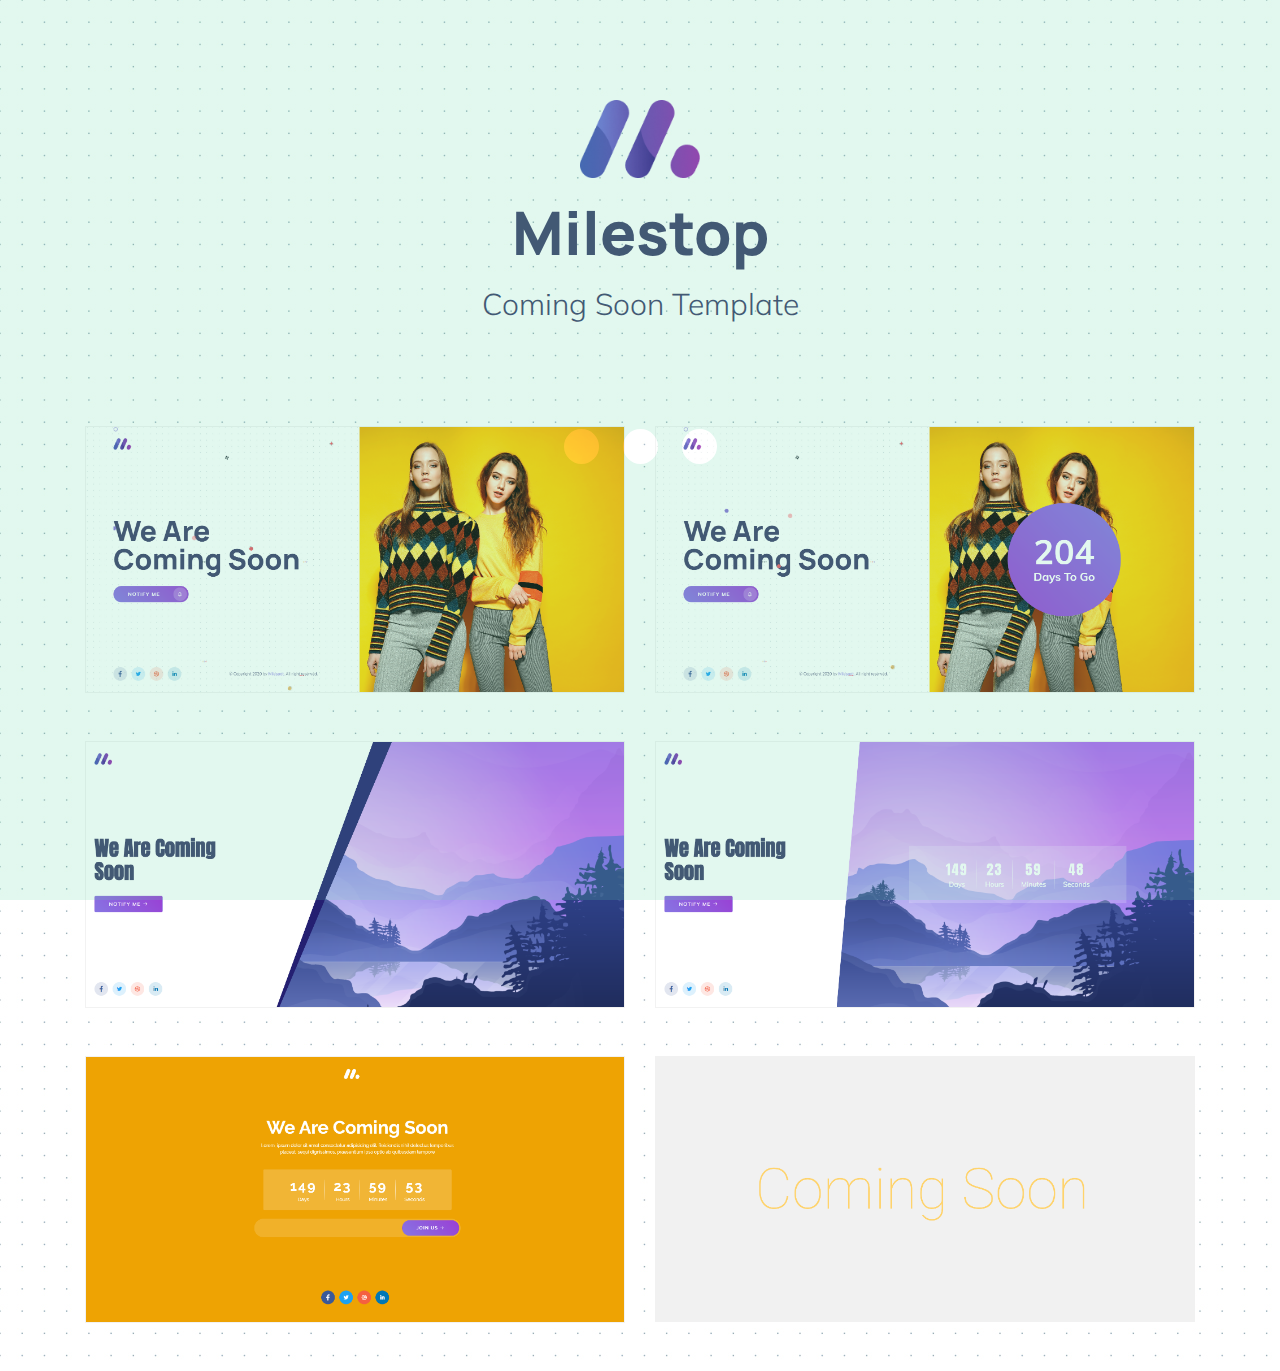
<file: index.html>
<!DOCTYPE html>
<html lang="en">
	<head>
		<meta charset="UTF-8" />
		<meta name="viewport" content="width=device-width, initial-scale=1.0" />
		<title>MileStop - Comming Soon Template</title>
		<!-- favicon -->
		<link
			rel="icon"
			href="assets/img/favicon.png"
			sizes="20x20"
			type="image/png"
		/>
		<!-- Stylesheet Link -->
		<link rel="stylesheet" href="assets/css/style.css" />
	</head>
	<body>
		<div class="preloader js-preloader flex-center">
			<div class="dots">
				<div class="dot"></div>
				<div class="dot"></div>
				<div class="dot"></div>
			</div>
		</div>

		<div class="container t-pt-100">
			<div class="row justify-content-center">
				<div class="col-md-6 text-center">
					<div class="ml-logo text-center mx-auto">
						<img
							src="assets/img/logo.png"
							alt="miltstop"
							class="img-flulid w-100"
						/>
					</div>
					<h2 class="ml-logo__text text-capitalize">
						milestop
					</h2>
					<span class="ml-logo__sub-text text-capitalize">
						coming soon template
					</span>
				</div>
			</div>
		</div>

		<div class="container t-pt-100">
			<div class="row">
				<div class="col-md-6 mb-5">
					<a href="demo/home-1/index.html" class="t-link t-link--shadow" target="_blank">
						<img
							src="assets/img/demo-2.png"
							alt=""
							class="img-fluid w-100"
						/>
					</a>
				</div>
				<div class="col-md-6 mb-5">
					<a href="demo/home-2/index.html" class="t-link t-link--shadow" target="_blank">
						<img
							src="assets/img/demo-1.png"
							alt=""
							class="img-fluid w-100"
						/>
					</a>
				</div>
				<div class="col-md-6 mb-5">
					<a href="demo/home-3/index.html" class="t-link t-link--shadow" target="_blank">
						<img
							src="assets/img/demo-3.png"
							alt=""
							class="img-fluid w-100"
						/>
					</a>
				</div>
				<div class="col-md-6 mb-5">
					<a href="demo/home-4/index.html" class="t-link t-link--shadow" target="_blank">
						<img
							src="assets/img/demo-4.png"
							alt=""
							class="img-fluid w-100"
						/>
					</a>
				</div>
				<div class="col-md-6 mb-5">
					<a href="demo/home-5/index.html" class="t-link t-link--shadow" target="_blank">
						<img
							src="assets/img/demo-5.png"
							alt=""
							class="img-fluid w-100"
						/>
					</a>
				</div>
				<div class="col-md-6 mb-5">
					<a href="#" class="t-link" target="_blank">
						<img
							src="assets/img/demo-coming.png"
							alt=""
							class="img-fluid w-100"
						/>
					</a>
				</div>
			</div>
		</div>

		<script src="assets/js/jquery.js"></script>
		<script src="assets/js/bootstrap.bundle.min.js"></script>
		<script src="assets/js/script.js"></script>
	</body>
</html>
</file>
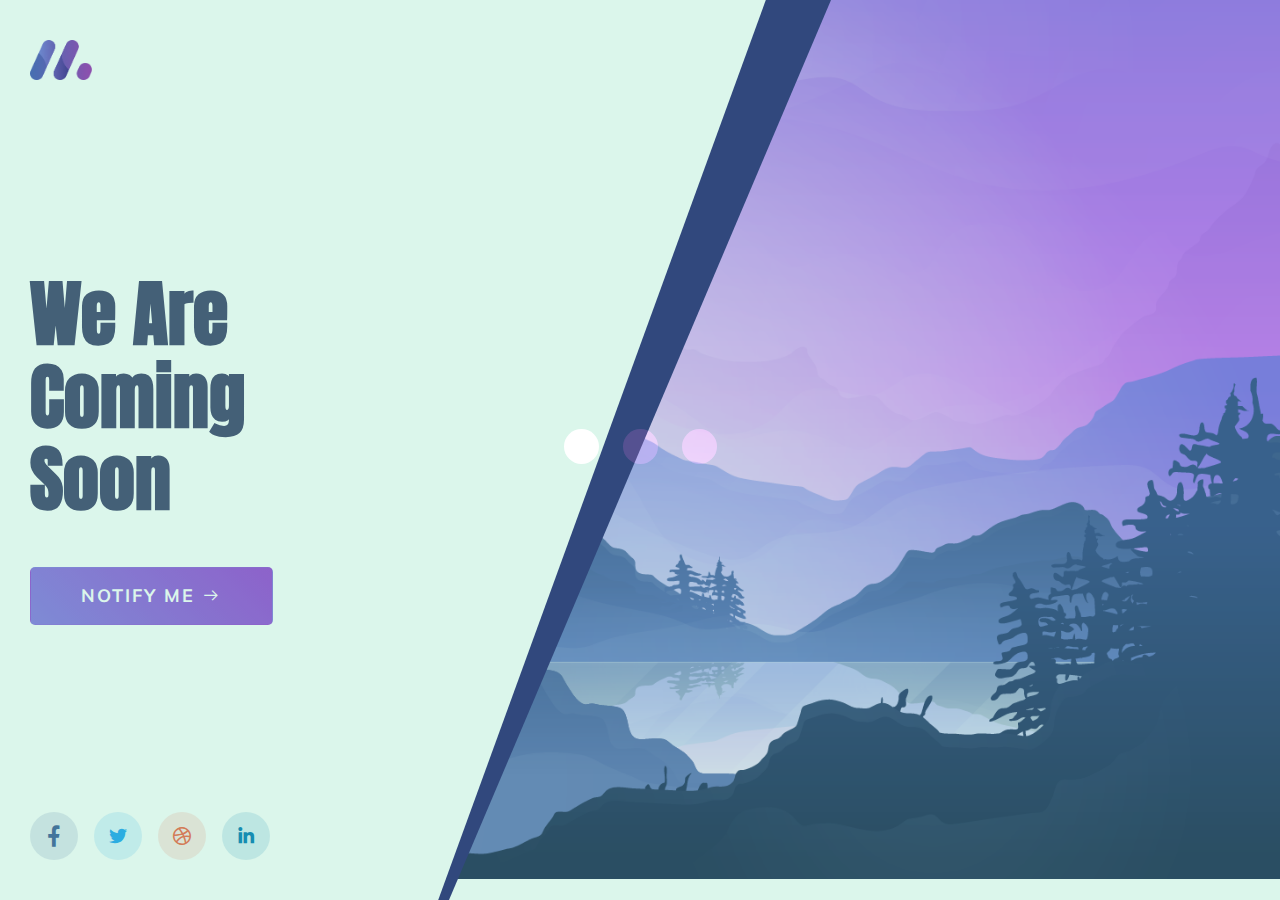
<file: demo/home-3/index.html>
<!DOCTYPE html>
<html lang="en">
	<head>
		<meta charset="UTF-8" />
		<meta name="viewport" content="width=device-width, initial-scale=1.0" />
		<meta http-equiv="X-UA-Compatible" content="ie=edge" />

		<title>Milespot - Coming Soon Template</title>

		<!-- favicon -->
		<link
			rel="icon"
			href="assets/img/favicon.png"
			sizes="20x20"
			type="image/png"
		/>

		<!-- Stylesheet Link -->
		<link rel="stylesheet" href="assets/css/style.css" />
	</head>
	<body>

		<div class="preloader js-preloader flex-center">
			<div class="dots">
				<div class="dot"></div>
				<div class="dot"></div>
				<div class="dot"></div>
			</div>
		</div>

		<div class="ms-modal">
            <div class="ms-modal__overlay"></div>
            <div class="ms-modal__content">
                
                <div class="ms-modal__content-inner">
                    <div class="ms-modal__cross">
                        <span class="las la-times"></span>
                    </div>
                    <div class="ms-modal__icon mx-auto">
                        <span class="fas fa-bell"></span>
                    </div>
                    <div class="ms-modal__text">
                        <h2 class="ms-modal__title text-capitalize">
                            subscribe now
                        </h2>
                        <p>
                            Be first to know about the latest updates and get exclusive offer on our grand opening
                        </p>
                    </div>
                    <div class="ms-modal__form t-mt-30">
                        <form action="#">
                            <input type="text" class="ms-modal__input form-control btns-round t-mb-10 w-100">
                            <button class="t-link text-center btns t-bg-gradient--primary btns--regular btns-round w-100 t-pr-50">
                                subscribe
                            </button>
                        </form>
                    </div>
                </div>
            </div>
        </div>
		
		<section class="ml-main ml-main--bg">
			<div class="ml-main__content-overlay-2 d-none d-xl-block"></div>
			<div class="ml-main__content-overlay d-none d-xl-block"></div>
			
			<div class="container-fluid t-fullscreen">
				<div class="row t-fullscreen">
					<div class="col-lg-6 col-xl-4 t-fullscreen pl-0 pr-0">
						<div class="ml-main__content t-fullscreen d-flex flex-column justify-content-between">
							
							<div class="t-pt-40">
								<a href="#" class="t-link">
									<span
										class="d-block ml-logo ml-logo--solid"
									></span>
								</a>
							</div>
							<div class="hero">
								<h1 class="hero__title text-capitalize">
									we are coming soon
								</h1>
								<a
									href="#"
									class="t-link btns btns--primary t-bg-gradient--primary btns-round-5 t-mt-30"
									id="ctaPopup"
								>
									notify me
									<span class="btns__icon">
										<span class="las la-arrow-right"></span>
									</span>
								</a>
							</div>
							<ul class="list t-pb-40">
								<li class="list__item t-mr-16">
									<a
										href="#"
										class="list__link t-link"
									>
										<span
											class="social-icon-bg social-icon-bg--fb"
										>
											<span
												class="social-icon"
											>
												<span
													class="lab la-facebook-f"
												></span>
											</span>
										</span>
									</a>
								</li>
								<li class="list__item t-mr-16">
									<a
										href="#"
										class="list__link t-link"
									>
										<span
											class="social-icon-bg social-icon-bg--tw"
										>
											<span
												class="social-icon"
											>
												<span
													class="lab la-twitter"
												></span>
											</span>
										</span>
									</a>
								</li>
								<li class="list__item t-mr-16">
									<a
										href="#"
										class="list__link t-link"
									>
										<span
											class="social-icon-bg social-icon-bg--dbbl"
										>
											<span
												class="social-icon"
											>
												<span
													class="lab la-dribbble"
												></span>
											</span>
										</span>
									</a>
								</li>
								<li class="list__item t-mr-16">
									<a
										href="#"
										class="list__link t-link"
									>
										<span
											class="social-icon-bg social-icon-bg--in"
										>
											<span
												class="social-icon"
											>
												<span
													class="lab la-linkedin-in"
												></span>
											</span>
										</span>
									</a>
								</li>
							</ul>
						</div>
					</div>
					<div class="col-lg-6 col-xl-8 pl-0 pr-0">
						<div class="ml-main__content-right"></div>
					</div>
				</div>
			</div>
		</section>

		<!-- jquery -->
		<script src="assets/js/jquery.js"></script>
		<!-- Bootstrap -->
		<script src="assets/js/bootstrap.bundle.min.js"></script>
		<!-- Main script -->
		<script src="assets/js/main.js"></script>
	</body>
</html>
</file>
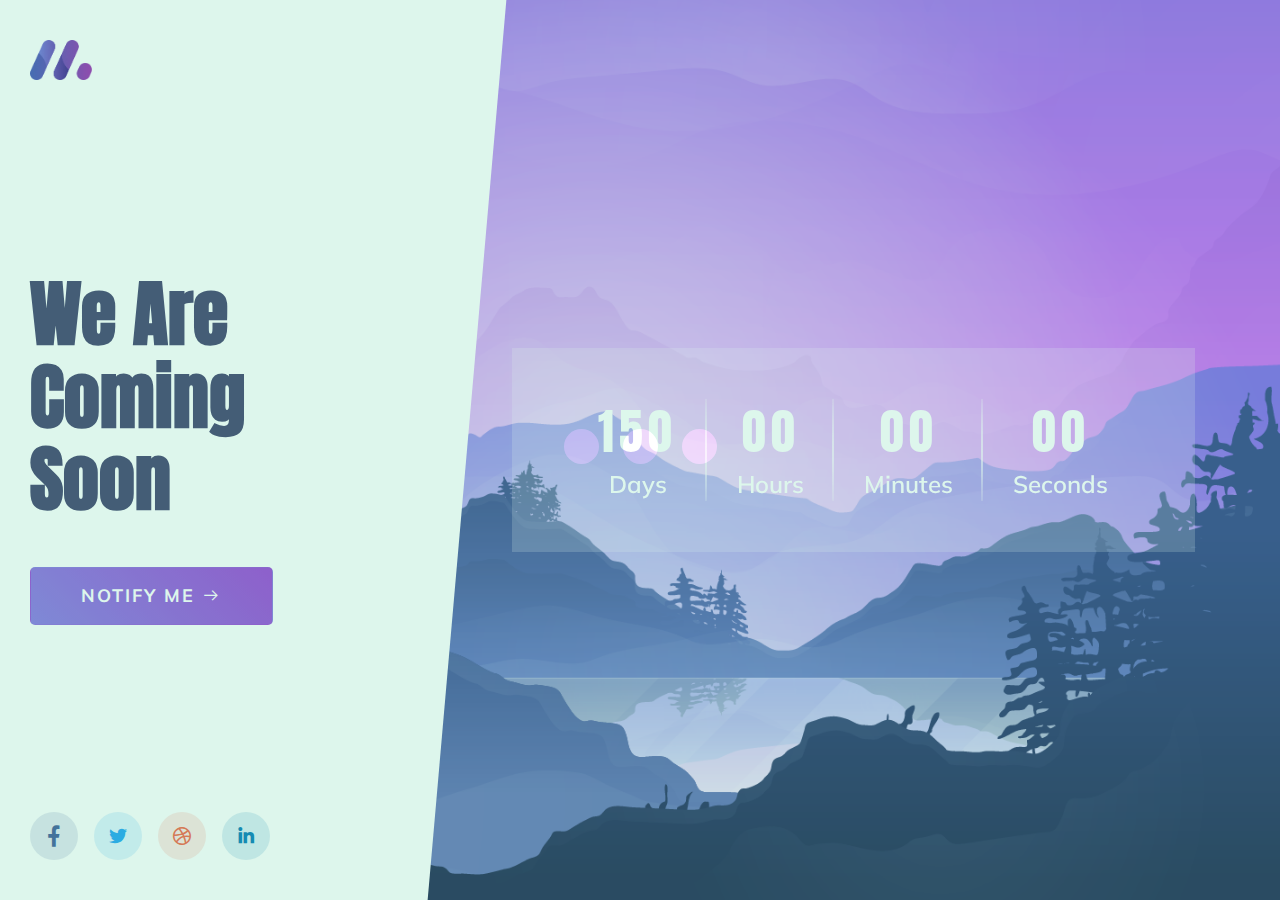
<file: demo/home-4/index.html>
<!DOCTYPE html>
<html lang="en">
	<head>
		<meta charset="UTF-8" />
		<meta name="viewport" content="width=device-width, initial-scale=1.0" />
		<meta http-equiv="X-UA-Compatible" content="ie=edge" />

		<title>Milespot - Coming Soon Template</title>

		<!-- favicon -->
		<link
			rel="icon"
			href="assets/img/favicon.png"
			sizes="16x16"
			type="image/png"
		/>

		<!-- Stylesheet Link -->
		<link rel="stylesheet" href="assets/css/style.css" />
	</head>
	<body>

		<div class="preloader js-preloader flex-center">
			<div class="dots">
				<div class="dot"></div>
				<div class="dot"></div>
				<div class="dot"></div>
			</div>
		</div>

		<div class="ms-modal">
            <div class="ms-modal__overlay"></div>
            <div class="ms-modal__content">
                
                <div class="ms-modal__content-inner">
                    <div class="ms-modal__cross">
                        <span class="las la-times"></span>
                    </div>
                    <div class="ms-modal__icon mx-auto">
                        <span class="fas fa-bell"></span>
                    </div>
                    <div class="ms-modal__text">
                        <h2 class="ms-modal__title text-capitalize">
                            subscribe now
                        </h2>
                        <p>
                            Be first to know about the latest updates and get exclusive offer on our grand opening
                        </p>
                    </div>
                    <div class="ms-modal__form t-mt-30">
                        <form action="#">
                            <input type="text" class="ms-modal__input form-control btns-round t-mb-10 w-100">
                            <button class="t-link text-center btns t-bg-gradient--primary btns--regular btns-round w-100 t-pr-50">
                                subscribe
                            </button>
                        </form>
                    </div>
                </div>
            </div>
        </div>
		
		<section class="ml-main ml-main--bg">

			<div class="container-fluid t-fullscreen">
				<div class="row t-fullscreen">
					<div class="col-lg-6 col-xl-4 t-fullscreen pl-0 pr-0">
						<div
							class="ml-main__content t-fullscreen d-flex flex-column justify-content-between"
						>
							<div class="t-pt-40">
								<a href="#" class="t-link">
									<span
										class="d-block ml-logo ml-logo--solid"
									></span>
								</a>
							</div>
							<div class="hero">
								<h1 class="hero__title text-capitalize">
									we are coming soon
								</h1>
								<a
									href="#"
									class="t-link btns btns--primary t-bg-gradient--primary btns-round-5 t-mt-30"
									id="ctaPopup"
								>
									notify me
									<span class="btns__icon">
										<span class="las la-arrow-right"></span>
									</span>
								</a>
							</div>
							<ul class="list t-pb-40">
								<li class="list__item t-mr-16">
									<a href="#" class="list__link t-link">
										<span
											class="social-icon-bg social-icon-bg--fb"
										>
											<span class="social-icon">
												<span
													class="lab la-facebook-f"
												></span>
											</span>
										</span>
									</a>
								</li>
								<li class="list__item t-mr-16">
									<a href="#" class="list__link t-link">
										<span
											class="social-icon-bg social-icon-bg--tw"
										>
											<span class="social-icon">
												<span
													class="lab la-twitter"
												></span>
											</span>
										</span>
									</a>
								</li>
								<li class="list__item t-mr-16">
									<a href="#" class="list__link t-link">
										<span
											class="social-icon-bg social-icon-bg--dbbl"
										>
											<span class="social-icon">
												<span
													class="lab la-dribbble"
												></span>
											</span>
										</span>
									</a>
								</li>
								<li class="list__item t-mr-16">
									<a href="#" class="list__link t-link">
										<span
											class="social-icon-bg social-icon-bg--in"
										>
											<span class="social-icon">
												<span
													class="lab la-linkedin-in"
												></span>
											</span>
										</span>
									</a>
								</li>
							</ul>
						</div>
					</div>
					<div class="col-lg-6 col-xl-8 pl-0 pr-0">
						<div class="ml-main__content-right">
							<ul id="clockdiv" class="clockdiv text-center">
								<li class="clockdiv__box t-pt-50 t-pb-50">
									<span class="days clockdiv__text"></span>
									<div class="smalltext">Days</div>
								</li>
								<li class="clockdiv__box t-pt-50 t-pb-50">
									<span class="hours clockdiv__text"></span>
									<div class="smalltext">Hours</div>
								</li>
								<li class="clockdiv__box t-pt-50 t-pb-50">
									<span class="minutes clockdiv__text"></span>
									<div class="smalltext">Minutes</div>
								</li>
								<li class="clockdiv__box t-pt-50 t-pb-50">
									<span class="seconds clockdiv__text"></span>
									<div class="smalltext">Seconds</div>
								</li>
							</ul>
						</div>
					</div>
				</div>
			</div>
		</section>

		<!-- jquery -->
		<script src="assets/js/jquery.js"></script>
		<!-- Bootstrap -->
		<script src="assets/js/bootstrap.bundle.min.js"></script>
		<!-- Countdown  -->
		<script src="assets/js/countdown.js"></script>
		<!-- Main script -->
		<script src="assets/js/main.js"></script>
	</body>
</html>
</file>
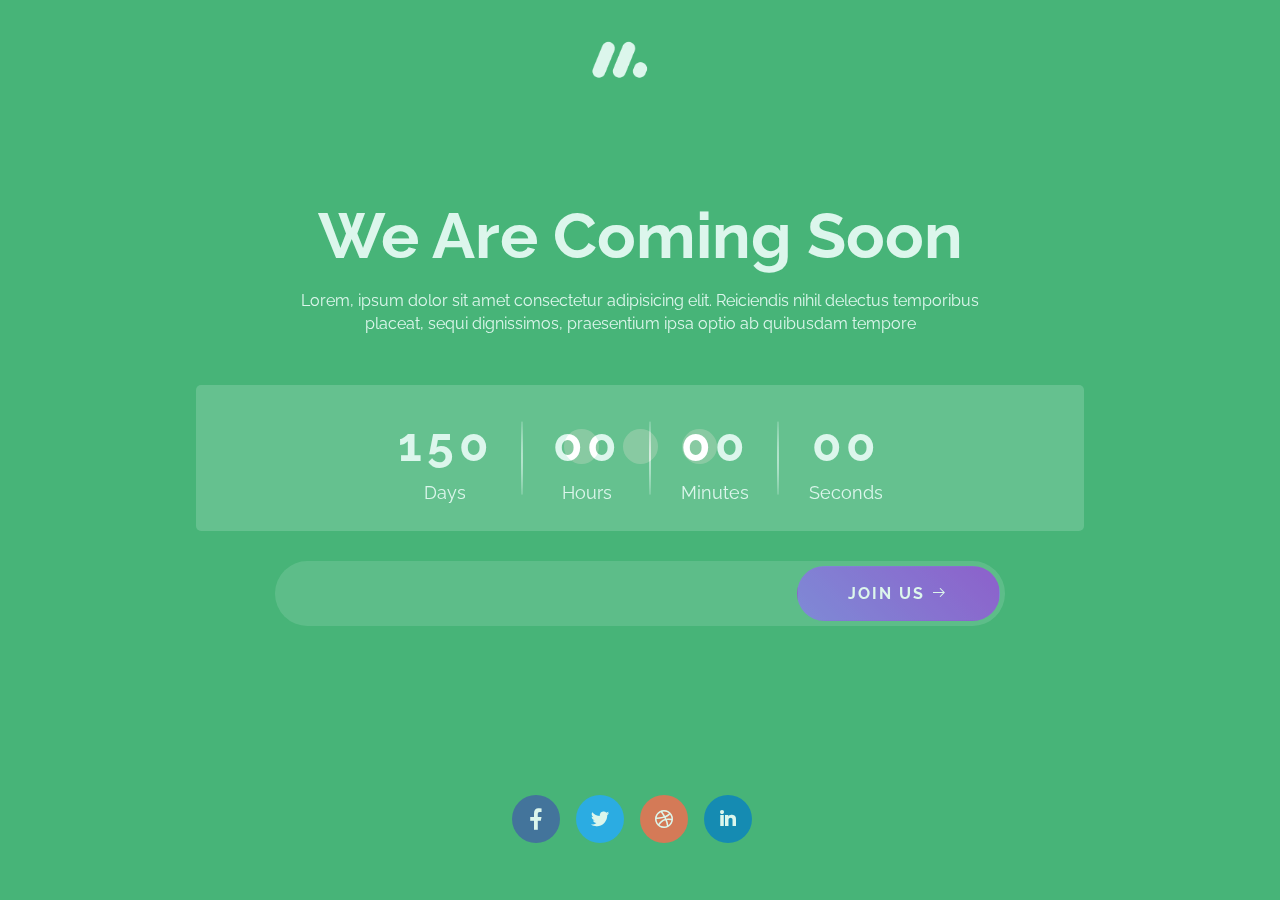
<file: demo/home-5/index.html>
<!DOCTYPE html>
<html lang="en">
	<head>
		<meta charset="UTF-8" />
		<meta name="viewport" content="width=device-width, initial-scale=1.0" />
		<meta http-equiv="X-UA-Compatible" content="ie=edge" />

		<title>Milespot - Coming Soon Template</title>

		<!-- favicon -->
		<link
			rel="icon"
			href="assets/img/favicon.png"
			sizes="16x16"
			type="image/png"
		/>

		<!-- Stylesheet Link -->
		<link rel="stylesheet" href="assets/css/style.css" />
	</head>
	<body>
		<div class="preloader js-preloader flex-center">
			<div class="dots">
				<div class="dot"></div>
				<div class="dot"></div>
				<div class="dot"></div>
			</div>
		</div>

		<div class="slider">
			<div class="slider-bg">
				<div class="slider-bg__item slider-bg__item-1"></div>
				<div class="slider-bg__item slider-bg__item-2"></div>
				<div class="slider-bg__item slider-bg__item-3"></div>
				<div class="slider-bg__item slider-bg__item-4"></div>
				<div class="slider-bg__item slider-bg__item-5"></div>
			</div>
			<div class="slider__content">
				<div class="container t-fullscreen">
					<div class="row justify-content-between t-fullscreen">
						<div class="col-12">
							<div class="t-pt-40 text-center">
								<a href="#" class="t-link">
									<span
										class="d-block ml-logo ml-logo--solid"
									></span>
								</a>
							</div>
						</div>
						<div class="col-lg-8 col-xl-12 text-center mx-auto">
							<div class="row justify-content-center">
								<div class="col-xl-8">
									<h1 class="t-text-light text-capitalize">
										we are coming soon
									</h1>
									<p class="t-text-light text-center">
										Lorem, ipsum dolor sit amet consectetur
										adipisicing elit. Reiciendis nihil
										delectus temporibus placeat, sequi
										dignissimos, praesentium ipsa optio ab
										quibusdam tempore
									</p>
								</div>
							</div>

							<ul
								id="clockdiv"
								class="clockdiv text-center mx-auto t-mt-30"
							>
								<li class="clockdiv__box t-pt-25 t-pb-25">
									<span
										class="days clockdiv__text text-center"
									></span>
									<div class="smalltext text-center">
										Days
									</div>
								</li>
								<li class="clockdiv__box t-pt-25 t-pb-25">
									<span class="hours clockdiv__text"></span>
									<div class="smalltext text-center">
										Hours
									</div>
								</li>
								<li class="clockdiv__box t-pt-25 t-pb-25">
									<span class="minutes clockdiv__text"></span>
									<div class="smalltext text-center">
										Minutes
									</div>
								</li>
								<li class="clockdiv__box t-pt-25 t-pb-25">
									<span class="seconds clockdiv__text"></span>
									<div class="smalltext text-center">
										Seconds
									</div>
								</li>
							</ul>

							<div class="row justify-content-center t-mt-30">
								<div class="col-xl-8">
									<form action="#">
										<div class="sub-group sub-group--solid">
											<input
												type="text"
												class="sub-group__input"
											/>
											<button
												class="t-link btns btns--primary t-bg-gradient--primary btns-round"
											>
												join us
												<span class="btns__icon">
													<span
														class="las la-arrow-right"
													></span>
												</span>
											</button>
										</div>
									</form>
								</div>
							</div>
						</div>
						<div class="col-12 align-self-center">
							<ul class="list justify-content-center">
								<li class="list__item t-mr-16">
									<a href="#" class="list__link t-link">
										<span
											class="social-icon-bg social-icon-bg--fb"
										>
											<span class="social-icon">
												<span
													class="lab la-facebook-f"
												></span>
											</span>
										</span>
									</a>
								</li>
								<li class="list__item t-mr-16">
									<a href="#" class="list__link t-link">
										<span
											class="social-icon-bg social-icon-bg--tw"
										>
											<span class="social-icon">
												<span
													class="lab la-twitter"
												></span>
											</span>
										</span>
									</a>
								</li>
								<li class="list__item t-mr-16">
									<a href="#" class="list__link t-link">
										<span
											class="social-icon-bg social-icon-bg--dbbl"
										>
											<span class="social-icon">
												<span
													class="lab la-dribbble"
												></span>
											</span>
										</span>
									</a>
								</li>
								<li class="list__item t-mr-16">
									<a href="#" class="list__link t-link">
										<span
											class="social-icon-bg social-icon-bg--in"
										>
											<span class="social-icon">
												<span
													class="lab la-linkedin-in"
												></span>
											</span>
										</span>
									</a>
								</li>
							</ul>
						</div>
					</div>
				</div>
			</div>
		</div>

		<!-- jquery -->
		<script src="assets/js/jquery.js"></script>
		<!-- Bootstrap -->
		<script src="assets/js/bootstrap.bundle.min.js"></script>
		<!-- Slick  -->
		<script src="assets/js/slick.min.js"></script>
		<!-- Countdown  -->
		<script src="assets/js/countdown.js"></script>
		<!-- Main script -->
		<script src="assets/js/main.js"></script>
	</body>
</html>
</file>
<file: assets/css/style.css>
/*---------------------------------------
    Theme Name: MileStop
    Theme URI: 
    Description: Coming Soon Template
    Author Name: Softtech It
    Author URI: Softtech It
    Version: 1.0
    Tags: 
    License:
    License URI:
    Text Domain:
-----------------------------------------
    Table of contents
-----------------------------------------
    ** Vendor Style
    
-----------------------------------------*/
/*!
 * Bootstrap v4.3.1 (https://getbootstrap.com/)
 * Copyright 2011-2019 The Bootstrap Authors
 * Copyright 2011-2019 Twitter, Inc.
 * Licensed under MIT (https://github.com/twbs/bootstrap/blob/master/LICENSE)
 */
@import url("//fonts.googleapis.com/css2?family=Manrope:wght@800&family=Muli:wght@400;700&display=swap");
:root {
  --blue: #007bff;
  --indigo: #6610f2;
  --purple: #6f42c1;
  --pink: #e83e8c;
  --red: #dc3545;
  --orange: #fd7e14;
  --yellow: #ffc107;
  --green: #28a745;
  --teal: #20c997;
  --cyan: #17a2b8;
  --white: #fff;
  --gray: #6c757d;
  --gray-dark: #343a40;
  --primary: #007bff;
  --secondary: #6c757d;
  --success: #28a745;
  --info: #17a2b8;
  --warning: #ffc107;
  --danger: #dc3545;
  --light: #f8f9fa;
  --dark: #343a40;
  --breakpoint-xs: 0;
  --breakpoint-sm: 576px;
  --breakpoint-md: 768px;
  --breakpoint-lg: 992px;
  --breakpoint-xl: 1200px;
  --font-family-sans-serif: -apple-system, BlinkMacSystemFont, "Segoe UI", Roboto, "Helvetica Neue", Arial, "Noto Sans", sans-serif, "Apple Color Emoji", "Segoe UI Emoji", "Segoe UI Symbol", "Noto Color Emoji";
  --font-family-monospace: SFMono-Regular, Menlo, Monaco, Consolas, "Liberation Mono", "Courier New", monospace; }

*,
*::before,
*::after {
  -webkit-box-sizing: border-box;
  box-sizing: border-box; }

html {
  font-family: sans-serif;
  line-height: 1.15;
  -webkit-text-size-adjust: 100%;
  -webkit-tap-highlight-color: rgba(0, 0, 0, 0); }

article, aside, figcaption, figure, footer, header, hgroup, main, nav, section {
  display: block; }

body {
  margin: 0;
  font-family: -apple-system, BlinkMacSystemFont, "Segoe UI", Roboto, "Helvetica Neue", Arial, "Noto Sans", sans-serif, "Apple Color Emoji", "Segoe UI Emoji", "Segoe UI Symbol", "Noto Color Emoji";
  font-size: 1rem;
  font-weight: 400;
  line-height: 1.5;
  color: #212529;
  text-align: left;
  background-color: #fff; }

[tabindex="-1"]:focus {
  outline: 0 !important; }

hr {
  -webkit-box-sizing: content-box;
  box-sizing: content-box;
  height: 0;
  overflow: visible; }

h1, h2, h3, h4, h5, h6 {
  margin-top: 0;
  margin-bottom: 0.5rem; }

p {
  margin-top: 0;
  margin-bottom: 1rem; }

abbr[title],
abbr[data-original-title] {
  text-decoration: underline;
  -webkit-text-decoration: underline dotted;
  text-decoration: underline dotted;
  cursor: help;
  border-bottom: 0;
  -webkit-text-decoration-skip-ink: none;
  text-decoration-skip-ink: none; }

address {
  margin-bottom: 1rem;
  font-style: normal;
  line-height: inherit; }

ol,
ul,
dl {
  margin-top: 0;
  margin-bottom: 1rem; }

ol ol,
ul ul,
ol ul,
ul ol {
  margin-bottom: 0; }

dt {
  font-weight: 700; }

dd {
  margin-bottom: .5rem;
  margin-left: 0; }

blockquote {
  margin: 0 0 1rem; }

b,
strong {
  font-weight: bolder; }

small {
  font-size: 80%; }

sub,
sup {
  position: relative;
  font-size: 75%;
  line-height: 0;
  vertical-align: baseline; }

sub {
  bottom: -.25em; }

sup {
  top: -.5em; }

a {
  color: #007bff;
  text-decoration: none;
  background-color: transparent; }

a:hover {
  color: #0056b3;
  text-decoration: underline; }

a:not([href]):not([tabindex]) {
  color: inherit;
  text-decoration: none; }

a:not([href]):not([tabindex]):hover, a:not([href]):not([tabindex]):focus {
  color: inherit;
  text-decoration: none; }

a:not([href]):not([tabindex]):focus {
  outline: 0; }

pre,
code,
kbd,
samp {
  font-family: SFMono-Regular, Menlo, Monaco, Consolas, "Liberation Mono", "Courier New", monospace;
  font-size: 1em; }

pre {
  margin-top: 0;
  margin-bottom: 1rem;
  overflow: auto; }

figure {
  margin: 0 0 1rem; }

img {
  vertical-align: middle;
  border-style: none; }

svg {
  overflow: hidden;
  vertical-align: middle; }

table {
  border-collapse: collapse; }

caption {
  padding-top: 0.75rem;
  padding-bottom: 0.75rem;
  color: #6c757d;
  text-align: left;
  caption-side: bottom; }

th {
  text-align: inherit; }

label {
  display: inline-block;
  margin-bottom: 0.5rem; }

button {
  border-radius: 0; }

button:focus {
  outline: 1px dotted;
  outline: 5px auto -webkit-focus-ring-color; }

input,
button,
select,
optgroup,
textarea {
  margin: 0;
  font-family: inherit;
  font-size: inherit;
  line-height: inherit; }

button,
input {
  overflow: visible; }

button,
select {
  text-transform: none; }

select {
  word-wrap: normal; }

button,
[type="button"],
[type="reset"],
[type="submit"] {
  -webkit-appearance: button; }

button:not(:disabled),
[type="button"]:not(:disabled),
[type="reset"]:not(:disabled),
[type="submit"]:not(:disabled) {
  cursor: pointer; }

button::-moz-focus-inner,
[type="button"]::-moz-focus-inner,
[type="reset"]::-moz-focus-inner,
[type="submit"]::-moz-focus-inner {
  padding: 0;
  border-style: none; }

input[type="radio"],
input[type="checkbox"] {
  -webkit-box-sizing: border-box;
  box-sizing: border-box;
  padding: 0; }

input[type="date"],
input[type="time"],
input[type="datetime-local"],
input[type="month"] {
  -webkit-appearance: listbox; }

textarea {
  overflow: auto;
  resize: vertical; }

fieldset {
  min-width: 0;
  padding: 0;
  margin: 0;
  border: 0; }

legend {
  display: block;
  width: 100%;
  max-width: 100%;
  padding: 0;
  margin-bottom: .5rem;
  font-size: 1.5rem;
  line-height: inherit;
  color: inherit;
  white-space: normal; }

progress {
  vertical-align: baseline; }

[type="number"]::-webkit-inner-spin-button,
[type="number"]::-webkit-outer-spin-button {
  height: auto; }

[type="search"] {
  outline-offset: -2px;
  -webkit-appearance: none; }

[type="search"]::-webkit-search-decoration {
  -webkit-appearance: none; }

::-webkit-file-upload-button {
  font: inherit;
  -webkit-appearance: button; }

output {
  display: inline-block; }

summary {
  display: list-item;
  cursor: pointer; }

template {
  display: none; }

[hidden] {
  display: none !important; }

h1, h2, h3, h4, h5, h6,
.h1, .h2, .h3, .h4, .h5, .h6 {
  margin-bottom: 0.5rem;
  font-weight: 500;
  line-height: 1.2; }

h1, .h1 {
  font-size: 2.5rem; }

h2, .h2 {
  font-size: 2rem; }

h3, .h3 {
  font-size: 1.75rem; }

h4, .h4 {
  font-size: 1.5rem; }

h5, .h5 {
  font-size: 1.25rem; }

h6, .h6 {
  font-size: 1rem; }

.lead {
  font-size: 1.25rem;
  font-weight: 300; }

.display-1 {
  font-size: 6rem;
  font-weight: 300;
  line-height: 1.2; }

.display-2 {
  font-size: 5.5rem;
  font-weight: 300;
  line-height: 1.2; }

.display-3 {
  font-size: 4.5rem;
  font-weight: 300;
  line-height: 1.2; }

.display-4 {
  font-size: 3.5rem;
  font-weight: 300;
  line-height: 1.2; }

hr {
  margin-top: 1rem;
  margin-bottom: 1rem;
  border: 0;
  border-top: 1px solid rgba(0, 0, 0, 0.1); }

small,
.small {
  font-size: 80%;
  font-weight: 400; }

mark,
.mark {
  padding: 0.2em;
  background-color: #fcf8e3; }

.list-unstyled {
  padding-left: 0;
  list-style: none; }

.list-inline {
  padding-left: 0;
  list-style: none; }

.list-inline-item {
  display: inline-block; }

.list-inline-item:not(:last-child) {
  margin-right: 0.5rem; }

.initialism {
  font-size: 90%;
  text-transform: uppercase; }

.blockquote {
  margin-bottom: 1rem;
  font-size: 1.25rem; }

.blockquote-footer {
  display: block;
  font-size: 80%;
  color: #6c757d; }

.blockquote-footer::before {
  content: "\2014\00A0"; }

.img-fluid {
  max-width: 100%;
  height: auto; }

.img-thumbnail {
  padding: 0.25rem;
  background-color: #fff;
  border: 1px solid #dee2e6;
  border-radius: 0.25rem;
  max-width: 100%;
  height: auto; }

.figure {
  display: inline-block; }

.figure-img {
  margin-bottom: 0.5rem;
  line-height: 1; }

.figure-caption {
  font-size: 90%;
  color: #6c757d; }

code {
  font-size: 87.5%;
  color: #e83e8c;
  word-break: break-word; }

a > code {
  color: inherit; }

kbd {
  padding: 0.2rem 0.4rem;
  font-size: 87.5%;
  color: #fff;
  background-color: #212529;
  border-radius: 0.2rem; }

kbd kbd {
  padding: 0;
  font-size: 100%;
  font-weight: 700; }

pre {
  display: block;
  font-size: 87.5%;
  color: #212529; }

pre code {
  font-size: inherit;
  color: inherit;
  word-break: normal; }

.pre-scrollable {
  max-height: 340px;
  overflow-y: scroll; }

.container {
  width: 100%;
  padding-right: 15px;
  padding-left: 15px;
  margin-right: auto;
  margin-left: auto; }

@media (min-width: 576px) {
  .container {
    max-width: 540px; } }

@media (min-width: 768px) {
  .container {
    max-width: 720px; } }

@media (min-width: 992px) {
  .container {
    max-width: 960px; } }

@media (min-width: 1200px) {
  .container {
    max-width: 1140px; } }

.container-fluid {
  width: 100%;
  padding-right: 15px;
  padding-left: 15px;
  margin-right: auto;
  margin-left: auto; }

.row {
  display: -ms-flexbox;
  display: -webkit-box;
  display: flex;
  -ms-flex-wrap: wrap;
  flex-wrap: wrap;
  margin-right: -15px;
  margin-left: -15px; }

.no-gutters {
  margin-right: 0;
  margin-left: 0; }

.no-gutters > .col,
.no-gutters > [class*="col-"] {
  padding-right: 0;
  padding-left: 0; }

.col-1, .col-2, .col-3, .col-4, .col-5, .col-6, .col-7, .col-8, .col-9, .col-10, .col-11, .col-12, .col,
.col-auto, .col-sm-1, .col-sm-2, .col-sm-3, .col-sm-4, .col-sm-5, .col-sm-6, .col-sm-7, .col-sm-8, .col-sm-9, .col-sm-10, .col-sm-11, .col-sm-12, .col-sm,
.col-sm-auto, .col-md-1, .col-md-2, .col-md-3, .col-md-4, .col-md-5, .col-md-6, .col-md-7, .col-md-8, .col-md-9, .col-md-10, .col-md-11, .col-md-12, .col-md,
.col-md-auto, .col-lg-1, .col-lg-2, .col-lg-3, .col-lg-4, .col-lg-5, .col-lg-6, .col-lg-7, .col-lg-8, .col-lg-9, .col-lg-10, .col-lg-11, .col-lg-12, .col-lg,
.col-lg-auto, .col-xl-1, .col-xl-2, .col-xl-3, .col-xl-4, .col-xl-5, .col-xl-6, .col-xl-7, .col-xl-8, .col-xl-9, .col-xl-10, .col-xl-11, .col-xl-12, .col-xl,
.col-xl-auto {
  position: relative;
  width: 100%;
  padding-right: 15px;
  padding-left: 15px; }

.col {
  -ms-flex-preferred-size: 0;
  flex-basis: 0;
  -ms-flex-positive: 1;
  -webkit-box-flex: 1;
  flex-grow: 1;
  max-width: 100%; }

.col-auto {
  -ms-flex: 0 0 auto;
  -webkit-box-flex: 0;
  flex: 0 0 auto;
  width: auto;
  max-width: 100%; }

.col-1 {
  -ms-flex: 0 0 8.333333%;
  -webkit-box-flex: 0;
  flex: 0 0 8.333333%;
  max-width: 8.333333%; }

.col-2 {
  -ms-flex: 0 0 16.666667%;
  -webkit-box-flex: 0;
  flex: 0 0 16.666667%;
  max-width: 16.666667%; }

.col-3 {
  -ms-flex: 0 0 25%;
  -webkit-box-flex: 0;
  flex: 0 0 25%;
  max-width: 25%; }

.col-4 {
  -ms-flex: 0 0 33.333333%;
  -webkit-box-flex: 0;
  flex: 0 0 33.333333%;
  max-width: 33.333333%; }

.col-5 {
  -ms-flex: 0 0 41.666667%;
  -webkit-box-flex: 0;
  flex: 0 0 41.666667%;
  max-width: 41.666667%; }

.col-6 {
  -ms-flex: 0 0 50%;
  -webkit-box-flex: 0;
  flex: 0 0 50%;
  max-width: 50%; }

.col-7 {
  -ms-flex: 0 0 58.333333%;
  -webkit-box-flex: 0;
  flex: 0 0 58.333333%;
  max-width: 58.333333%; }

.col-8 {
  -ms-flex: 0 0 66.666667%;
  -webkit-box-flex: 0;
  flex: 0 0 66.666667%;
  max-width: 66.666667%; }

.col-9 {
  -ms-flex: 0 0 75%;
  -webkit-box-flex: 0;
  flex: 0 0 75%;
  max-width: 75%; }

.col-10 {
  -ms-flex: 0 0 83.333333%;
  -webkit-box-flex: 0;
  flex: 0 0 83.333333%;
  max-width: 83.333333%; }

.col-11 {
  -ms-flex: 0 0 91.666667%;
  -webkit-box-flex: 0;
  flex: 0 0 91.666667%;
  max-width: 91.666667%; }

.col-12 {
  -ms-flex: 0 0 100%;
  -webkit-box-flex: 0;
  flex: 0 0 100%;
  max-width: 100%; }

.order-first {
  -ms-flex-order: -1;
  -webkit-box-ordinal-group: 0;
  order: -1; }

.order-last {
  -ms-flex-order: 13;
  -webkit-box-ordinal-group: 14;
  order: 13; }

.order-0 {
  -ms-flex-order: 0;
  -webkit-box-ordinal-group: 1;
  order: 0; }

.order-1 {
  -ms-flex-order: 1;
  -webkit-box-ordinal-group: 2;
  order: 1; }

.order-2 {
  -ms-flex-order: 2;
  -webkit-box-ordinal-group: 3;
  order: 2; }

.order-3 {
  -ms-flex-order: 3;
  -webkit-box-ordinal-group: 4;
  order: 3; }

.order-4 {
  -ms-flex-order: 4;
  -webkit-box-ordinal-group: 5;
  order: 4; }

.order-5 {
  -ms-flex-order: 5;
  -webkit-box-ordinal-group: 6;
  order: 5; }

.order-6 {
  -ms-flex-order: 6;
  -webkit-box-ordinal-group: 7;
  order: 6; }

.order-7 {
  -ms-flex-order: 7;
  -webkit-box-ordinal-group: 8;
  order: 7; }

.order-8 {
  -ms-flex-order: 8;
  -webkit-box-ordinal-group: 9;
  order: 8; }

.order-9 {
  -ms-flex-order: 9;
  -webkit-box-ordinal-group: 10;
  order: 9; }

.order-10 {
  -ms-flex-order: 10;
  -webkit-box-ordinal-group: 11;
  order: 10; }

.order-11 {
  -ms-flex-order: 11;
  -webkit-box-ordinal-group: 12;
  order: 11; }

.order-12 {
  -ms-flex-order: 12;
  -webkit-box-ordinal-group: 13;
  order: 12; }

.offset-1 {
  margin-left: 8.333333%; }

.offset-2 {
  margin-left: 16.666667%; }

.offset-3 {
  margin-left: 25%; }

.offset-4 {
  margin-left: 33.333333%; }

.offset-5 {
  margin-left: 41.666667%; }

.offset-6 {
  margin-left: 50%; }

.offset-7 {
  margin-left: 58.333333%; }

.offset-8 {
  margin-left: 66.666667%; }

.offset-9 {
  margin-left: 75%; }

.offset-10 {
  margin-left: 83.333333%; }

.offset-11 {
  margin-left: 91.666667%; }

@media (min-width: 576px) {
  .col-sm {
    -ms-flex-preferred-size: 0;
    flex-basis: 0;
    -ms-flex-positive: 1;
    -webkit-box-flex: 1;
    flex-grow: 1;
    max-width: 100%; }
  .col-sm-auto {
    -ms-flex: 0 0 auto;
    -webkit-box-flex: 0;
    flex: 0 0 auto;
    width: auto;
    max-width: 100%; }
  .col-sm-1 {
    -ms-flex: 0 0 8.333333%;
    -webkit-box-flex: 0;
    flex: 0 0 8.333333%;
    max-width: 8.333333%; }
  .col-sm-2 {
    -ms-flex: 0 0 16.666667%;
    -webkit-box-flex: 0;
    flex: 0 0 16.666667%;
    max-width: 16.666667%; }
  .col-sm-3 {
    -ms-flex: 0 0 25%;
    -webkit-box-flex: 0;
    flex: 0 0 25%;
    max-width: 25%; }
  .col-sm-4 {
    -ms-flex: 0 0 33.333333%;
    -webkit-box-flex: 0;
    flex: 0 0 33.333333%;
    max-width: 33.333333%; }
  .col-sm-5 {
    -ms-flex: 0 0 41.666667%;
    -webkit-box-flex: 0;
    flex: 0 0 41.666667%;
    max-width: 41.666667%; }
  .col-sm-6 {
    -ms-flex: 0 0 50%;
    -webkit-box-flex: 0;
    flex: 0 0 50%;
    max-width: 50%; }
  .col-sm-7 {
    -ms-flex: 0 0 58.333333%;
    -webkit-box-flex: 0;
    flex: 0 0 58.333333%;
    max-width: 58.333333%; }
  .col-sm-8 {
    -ms-flex: 0 0 66.666667%;
    -webkit-box-flex: 0;
    flex: 0 0 66.666667%;
    max-width: 66.666667%; }
  .col-sm-9 {
    -ms-flex: 0 0 75%;
    -webkit-box-flex: 0;
    flex: 0 0 75%;
    max-width: 75%; }
  .col-sm-10 {
    -ms-flex: 0 0 83.333333%;
    -webkit-box-flex: 0;
    flex: 0 0 83.333333%;
    max-width: 83.333333%; }
  .col-sm-11 {
    -ms-flex: 0 0 91.666667%;
    -webkit-box-flex: 0;
    flex: 0 0 91.666667%;
    max-width: 91.666667%; }
  .col-sm-12 {
    -ms-flex: 0 0 100%;
    -webkit-box-flex: 0;
    flex: 0 0 100%;
    max-width: 100%; }
  .order-sm-first {
    -ms-flex-order: -1;
    -webkit-box-ordinal-group: 0;
    order: -1; }
  .order-sm-last {
    -ms-flex-order: 13;
    -webkit-box-ordinal-group: 14;
    order: 13; }
  .order-sm-0 {
    -ms-flex-order: 0;
    -webkit-box-ordinal-group: 1;
    order: 0; }
  .order-sm-1 {
    -ms-flex-order: 1;
    -webkit-box-ordinal-group: 2;
    order: 1; }
  .order-sm-2 {
    -ms-flex-order: 2;
    -webkit-box-ordinal-group: 3;
    order: 2; }
  .order-sm-3 {
    -ms-flex-order: 3;
    -webkit-box-ordinal-group: 4;
    order: 3; }
  .order-sm-4 {
    -ms-flex-order: 4;
    -webkit-box-ordinal-group: 5;
    order: 4; }
  .order-sm-5 {
    -ms-flex-order: 5;
    -webkit-box-ordinal-group: 6;
    order: 5; }
  .order-sm-6 {
    -ms-flex-order: 6;
    -webkit-box-ordinal-group: 7;
    order: 6; }
  .order-sm-7 {
    -ms-flex-order: 7;
    -webkit-box-ordinal-group: 8;
    order: 7; }
  .order-sm-8 {
    -ms-flex-order: 8;
    -webkit-box-ordinal-group: 9;
    order: 8; }
  .order-sm-9 {
    -ms-flex-order: 9;
    -webkit-box-ordinal-group: 10;
    order: 9; }
  .order-sm-10 {
    -ms-flex-order: 10;
    -webkit-box-ordinal-group: 11;
    order: 10; }
  .order-sm-11 {
    -ms-flex-order: 11;
    -webkit-box-ordinal-group: 12;
    order: 11; }
  .order-sm-12 {
    -ms-flex-order: 12;
    -webkit-box-ordinal-group: 13;
    order: 12; }
  .offset-sm-0 {
    margin-left: 0; }
  .offset-sm-1 {
    margin-left: 8.333333%; }
  .offset-sm-2 {
    margin-left: 16.666667%; }
  .offset-sm-3 {
    margin-left: 25%; }
  .offset-sm-4 {
    margin-left: 33.333333%; }
  .offset-sm-5 {
    margin-left: 41.666667%; }
  .offset-sm-6 {
    margin-left: 50%; }
  .offset-sm-7 {
    margin-left: 58.333333%; }
  .offset-sm-8 {
    margin-left: 66.666667%; }
  .offset-sm-9 {
    margin-left: 75%; }
  .offset-sm-10 {
    margin-left: 83.333333%; }
  .offset-sm-11 {
    margin-left: 91.666667%; } }

@media (min-width: 768px) {
  .col-md {
    -ms-flex-preferred-size: 0;
    flex-basis: 0;
    -ms-flex-positive: 1;
    -webkit-box-flex: 1;
    flex-grow: 1;
    max-width: 100%; }
  .col-md-auto {
    -ms-flex: 0 0 auto;
    -webkit-box-flex: 0;
    flex: 0 0 auto;
    width: auto;
    max-width: 100%; }
  .col-md-1 {
    -ms-flex: 0 0 8.333333%;
    -webkit-box-flex: 0;
    flex: 0 0 8.333333%;
    max-width: 8.333333%; }
  .col-md-2 {
    -ms-flex: 0 0 16.666667%;
    -webkit-box-flex: 0;
    flex: 0 0 16.666667%;
    max-width: 16.666667%; }
  .col-md-3 {
    -ms-flex: 0 0 25%;
    -webkit-box-flex: 0;
    flex: 0 0 25%;
    max-width: 25%; }
  .col-md-4 {
    -ms-flex: 0 0 33.333333%;
    -webkit-box-flex: 0;
    flex: 0 0 33.333333%;
    max-width: 33.333333%; }
  .col-md-5 {
    -ms-flex: 0 0 41.666667%;
    -webkit-box-flex: 0;
    flex: 0 0 41.666667%;
    max-width: 41.666667%; }
  .col-md-6 {
    -ms-flex: 0 0 50%;
    -webkit-box-flex: 0;
    flex: 0 0 50%;
    max-width: 50%; }
  .col-md-7 {
    -ms-flex: 0 0 58.333333%;
    -webkit-box-flex: 0;
    flex: 0 0 58.333333%;
    max-width: 58.333333%; }
  .col-md-8 {
    -ms-flex: 0 0 66.666667%;
    -webkit-box-flex: 0;
    flex: 0 0 66.666667%;
    max-width: 66.666667%; }
  .col-md-9 {
    -ms-flex: 0 0 75%;
    -webkit-box-flex: 0;
    flex: 0 0 75%;
    max-width: 75%; }
  .col-md-10 {
    -ms-flex: 0 0 83.333333%;
    -webkit-box-flex: 0;
    flex: 0 0 83.333333%;
    max-width: 83.333333%; }
  .col-md-11 {
    -ms-flex: 0 0 91.666667%;
    -webkit-box-flex: 0;
    flex: 0 0 91.666667%;
    max-width: 91.666667%; }
  .col-md-12 {
    -ms-flex: 0 0 100%;
    -webkit-box-flex: 0;
    flex: 0 0 100%;
    max-width: 100%; }
  .order-md-first {
    -ms-flex-order: -1;
    -webkit-box-ordinal-group: 0;
    order: -1; }
  .order-md-last {
    -ms-flex-order: 13;
    -webkit-box-ordinal-group: 14;
    order: 13; }
  .order-md-0 {
    -ms-flex-order: 0;
    -webkit-box-ordinal-group: 1;
    order: 0; }
  .order-md-1 {
    -ms-flex-order: 1;
    -webkit-box-ordinal-group: 2;
    order: 1; }
  .order-md-2 {
    -ms-flex-order: 2;
    -webkit-box-ordinal-group: 3;
    order: 2; }
  .order-md-3 {
    -ms-flex-order: 3;
    -webkit-box-ordinal-group: 4;
    order: 3; }
  .order-md-4 {
    -ms-flex-order: 4;
    -webkit-box-ordinal-group: 5;
    order: 4; }
  .order-md-5 {
    -ms-flex-order: 5;
    -webkit-box-ordinal-group: 6;
    order: 5; }
  .order-md-6 {
    -ms-flex-order: 6;
    -webkit-box-ordinal-group: 7;
    order: 6; }
  .order-md-7 {
    -ms-flex-order: 7;
    -webkit-box-ordinal-group: 8;
    order: 7; }
  .order-md-8 {
    -ms-flex-order: 8;
    -webkit-box-ordinal-group: 9;
    order: 8; }
  .order-md-9 {
    -ms-flex-order: 9;
    -webkit-box-ordinal-group: 10;
    order: 9; }
  .order-md-10 {
    -ms-flex-order: 10;
    -webkit-box-ordinal-group: 11;
    order: 10; }
  .order-md-11 {
    -ms-flex-order: 11;
    -webkit-box-ordinal-group: 12;
    order: 11; }
  .order-md-12 {
    -ms-flex-order: 12;
    -webkit-box-ordinal-group: 13;
    order: 12; }
  .offset-md-0 {
    margin-left: 0; }
  .offset-md-1 {
    margin-left: 8.333333%; }
  .offset-md-2 {
    margin-left: 16.666667%; }
  .offset-md-3 {
    margin-left: 25%; }
  .offset-md-4 {
    margin-left: 33.333333%; }
  .offset-md-5 {
    margin-left: 41.666667%; }
  .offset-md-6 {
    margin-left: 50%; }
  .offset-md-7 {
    margin-left: 58.333333%; }
  .offset-md-8 {
    margin-left: 66.666667%; }
  .offset-md-9 {
    margin-left: 75%; }
  .offset-md-10 {
    margin-left: 83.333333%; }
  .offset-md-11 {
    margin-left: 91.666667%; } }

@media (min-width: 992px) {
  .col-lg {
    -ms-flex-preferred-size: 0;
    flex-basis: 0;
    -ms-flex-positive: 1;
    -webkit-box-flex: 1;
    flex-grow: 1;
    max-width: 100%; }
  .col-lg-auto {
    -ms-flex: 0 0 auto;
    -webkit-box-flex: 0;
    flex: 0 0 auto;
    width: auto;
    max-width: 100%; }
  .col-lg-1 {
    -ms-flex: 0 0 8.333333%;
    -webkit-box-flex: 0;
    flex: 0 0 8.333333%;
    max-width: 8.333333%; }
  .col-lg-2 {
    -ms-flex: 0 0 16.666667%;
    -webkit-box-flex: 0;
    flex: 0 0 16.666667%;
    max-width: 16.666667%; }
  .col-lg-3 {
    -ms-flex: 0 0 25%;
    -webkit-box-flex: 0;
    flex: 0 0 25%;
    max-width: 25%; }
  .col-lg-4 {
    -ms-flex: 0 0 33.333333%;
    -webkit-box-flex: 0;
    flex: 0 0 33.333333%;
    max-width: 33.333333%; }
  .col-lg-5 {
    -ms-flex: 0 0 41.666667%;
    -webkit-box-flex: 0;
    flex: 0 0 41.666667%;
    max-width: 41.666667%; }
  .col-lg-6 {
    -ms-flex: 0 0 50%;
    -webkit-box-flex: 0;
    flex: 0 0 50%;
    max-width: 50%; }
  .col-lg-7 {
    -ms-flex: 0 0 58.333333%;
    -webkit-box-flex: 0;
    flex: 0 0 58.333333%;
    max-width: 58.333333%; }
  .col-lg-8 {
    -ms-flex: 0 0 66.666667%;
    -webkit-box-flex: 0;
    flex: 0 0 66.666667%;
    max-width: 66.666667%; }
  .col-lg-9 {
    -ms-flex: 0 0 75%;
    -webkit-box-flex: 0;
    flex: 0 0 75%;
    max-width: 75%; }
  .col-lg-10 {
    -ms-flex: 0 0 83.333333%;
    -webkit-box-flex: 0;
    flex: 0 0 83.333333%;
    max-width: 83.333333%; }
  .col-lg-11 {
    -ms-flex: 0 0 91.666667%;
    -webkit-box-flex: 0;
    flex: 0 0 91.666667%;
    max-width: 91.666667%; }
  .col-lg-12 {
    -ms-flex: 0 0 100%;
    -webkit-box-flex: 0;
    flex: 0 0 100%;
    max-width: 100%; }
  .order-lg-first {
    -ms-flex-order: -1;
    -webkit-box-ordinal-group: 0;
    order: -1; }
  .order-lg-last {
    -ms-flex-order: 13;
    -webkit-box-ordinal-group: 14;
    order: 13; }
  .order-lg-0 {
    -ms-flex-order: 0;
    -webkit-box-ordinal-group: 1;
    order: 0; }
  .order-lg-1 {
    -ms-flex-order: 1;
    -webkit-box-ordinal-group: 2;
    order: 1; }
  .order-lg-2 {
    -ms-flex-order: 2;
    -webkit-box-ordinal-group: 3;
    order: 2; }
  .order-lg-3 {
    -ms-flex-order: 3;
    -webkit-box-ordinal-group: 4;
    order: 3; }
  .order-lg-4 {
    -ms-flex-order: 4;
    -webkit-box-ordinal-group: 5;
    order: 4; }
  .order-lg-5 {
    -ms-flex-order: 5;
    -webkit-box-ordinal-group: 6;
    order: 5; }
  .order-lg-6 {
    -ms-flex-order: 6;
    -webkit-box-ordinal-group: 7;
    order: 6; }
  .order-lg-7 {
    -ms-flex-order: 7;
    -webkit-box-ordinal-group: 8;
    order: 7; }
  .order-lg-8 {
    -ms-flex-order: 8;
    -webkit-box-ordinal-group: 9;
    order: 8; }
  .order-lg-9 {
    -ms-flex-order: 9;
    -webkit-box-ordinal-group: 10;
    order: 9; }
  .order-lg-10 {
    -ms-flex-order: 10;
    -webkit-box-ordinal-group: 11;
    order: 10; }
  .order-lg-11 {
    -ms-flex-order: 11;
    -webkit-box-ordinal-group: 12;
    order: 11; }
  .order-lg-12 {
    -ms-flex-order: 12;
    -webkit-box-ordinal-group: 13;
    order: 12; }
  .offset-lg-0 {
    margin-left: 0; }
  .offset-lg-1 {
    margin-left: 8.333333%; }
  .offset-lg-2 {
    margin-left: 16.666667%; }
  .offset-lg-3 {
    margin-left: 25%; }
  .offset-lg-4 {
    margin-left: 33.333333%; }
  .offset-lg-5 {
    margin-left: 41.666667%; }
  .offset-lg-6 {
    margin-left: 50%; }
  .offset-lg-7 {
    margin-left: 58.333333%; }
  .offset-lg-8 {
    margin-left: 66.666667%; }
  .offset-lg-9 {
    margin-left: 75%; }
  .offset-lg-10 {
    margin-left: 83.333333%; }
  .offset-lg-11 {
    margin-left: 91.666667%; } }

@media (min-width: 1200px) {
  .col-xl {
    -ms-flex-preferred-size: 0;
    flex-basis: 0;
    -ms-flex-positive: 1;
    -webkit-box-flex: 1;
    flex-grow: 1;
    max-width: 100%; }
  .col-xl-auto {
    -ms-flex: 0 0 auto;
    -webkit-box-flex: 0;
    flex: 0 0 auto;
    width: auto;
    max-width: 100%; }
  .col-xl-1 {
    -ms-flex: 0 0 8.333333%;
    -webkit-box-flex: 0;
    flex: 0 0 8.333333%;
    max-width: 8.333333%; }
  .col-xl-2 {
    -ms-flex: 0 0 16.666667%;
    -webkit-box-flex: 0;
    flex: 0 0 16.666667%;
    max-width: 16.666667%; }
  .col-xl-3 {
    -ms-flex: 0 0 25%;
    -webkit-box-flex: 0;
    flex: 0 0 25%;
    max-width: 25%; }
  .col-xl-4 {
    -ms-flex: 0 0 33.333333%;
    -webkit-box-flex: 0;
    flex: 0 0 33.333333%;
    max-width: 33.333333%; }
  .col-xl-5 {
    -ms-flex: 0 0 41.666667%;
    -webkit-box-flex: 0;
    flex: 0 0 41.666667%;
    max-width: 41.666667%; }
  .col-xl-6 {
    -ms-flex: 0 0 50%;
    -webkit-box-flex: 0;
    flex: 0 0 50%;
    max-width: 50%; }
  .col-xl-7 {
    -ms-flex: 0 0 58.333333%;
    -webkit-box-flex: 0;
    flex: 0 0 58.333333%;
    max-width: 58.333333%; }
  .col-xl-8 {
    -ms-flex: 0 0 66.666667%;
    -webkit-box-flex: 0;
    flex: 0 0 66.666667%;
    max-width: 66.666667%; }
  .col-xl-9 {
    -ms-flex: 0 0 75%;
    -webkit-box-flex: 0;
    flex: 0 0 75%;
    max-width: 75%; }
  .col-xl-10 {
    -ms-flex: 0 0 83.333333%;
    -webkit-box-flex: 0;
    flex: 0 0 83.333333%;
    max-width: 83.333333%; }
  .col-xl-11 {
    -ms-flex: 0 0 91.666667%;
    -webkit-box-flex: 0;
    flex: 0 0 91.666667%;
    max-width: 91.666667%; }
  .col-xl-12 {
    -ms-flex: 0 0 100%;
    -webkit-box-flex: 0;
    flex: 0 0 100%;
    max-width: 100%; }
  .order-xl-first {
    -ms-flex-order: -1;
    -webkit-box-ordinal-group: 0;
    order: -1; }
  .order-xl-last {
    -ms-flex-order: 13;
    -webkit-box-ordinal-group: 14;
    order: 13; }
  .order-xl-0 {
    -ms-flex-order: 0;
    -webkit-box-ordinal-group: 1;
    order: 0; }
  .order-xl-1 {
    -ms-flex-order: 1;
    -webkit-box-ordinal-group: 2;
    order: 1; }
  .order-xl-2 {
    -ms-flex-order: 2;
    -webkit-box-ordinal-group: 3;
    order: 2; }
  .order-xl-3 {
    -ms-flex-order: 3;
    -webkit-box-ordinal-group: 4;
    order: 3; }
  .order-xl-4 {
    -ms-flex-order: 4;
    -webkit-box-ordinal-group: 5;
    order: 4; }
  .order-xl-5 {
    -ms-flex-order: 5;
    -webkit-box-ordinal-group: 6;
    order: 5; }
  .order-xl-6 {
    -ms-flex-order: 6;
    -webkit-box-ordinal-group: 7;
    order: 6; }
  .order-xl-7 {
    -ms-flex-order: 7;
    -webkit-box-ordinal-group: 8;
    order: 7; }
  .order-xl-8 {
    -ms-flex-order: 8;
    -webkit-box-ordinal-group: 9;
    order: 8; }
  .order-xl-9 {
    -ms-flex-order: 9;
    -webkit-box-ordinal-group: 10;
    order: 9; }
  .order-xl-10 {
    -ms-flex-order: 10;
    -webkit-box-ordinal-group: 11;
    order: 10; }
  .order-xl-11 {
    -ms-flex-order: 11;
    -webkit-box-ordinal-group: 12;
    order: 11; }
  .order-xl-12 {
    -ms-flex-order: 12;
    -webkit-box-ordinal-group: 13;
    order: 12; }
  .offset-xl-0 {
    margin-left: 0; }
  .offset-xl-1 {
    margin-left: 8.333333%; }
  .offset-xl-2 {
    margin-left: 16.666667%; }
  .offset-xl-3 {
    margin-left: 25%; }
  .offset-xl-4 {
    margin-left: 33.333333%; }
  .offset-xl-5 {
    margin-left: 41.666667%; }
  .offset-xl-6 {
    margin-left: 50%; }
  .offset-xl-7 {
    margin-left: 58.333333%; }
  .offset-xl-8 {
    margin-left: 66.666667%; }
  .offset-xl-9 {
    margin-left: 75%; }
  .offset-xl-10 {
    margin-left: 83.333333%; }
  .offset-xl-11 {
    margin-left: 91.666667%; } }

.table {
  width: 100%;
  margin-bottom: 1rem;
  color: #212529; }

.table th,
.table td {
  padding: 0.75rem;
  vertical-align: top;
  border-top: 1px solid #dee2e6; }

.table thead th {
  vertical-align: bottom;
  border-bottom: 2px solid #dee2e6; }

.table tbody + tbody {
  border-top: 2px solid #dee2e6; }

.table-sm th,
.table-sm td {
  padding: 0.3rem; }

.table-bordered {
  border: 1px solid #dee2e6; }

.table-bordered th,
.table-bordered td {
  border: 1px solid #dee2e6; }

.table-bordered thead th,
.table-bordered thead td {
  border-bottom-width: 2px; }

.table-borderless th,
.table-borderless td,
.table-borderless thead th,
.table-borderless tbody + tbody {
  border: 0; }

.table-striped tbody tr:nth-of-type(odd) {
  background-color: rgba(0, 0, 0, 0.05); }

.table-hover tbody tr:hover {
  color: #212529;
  background-color: rgba(0, 0, 0, 0.075); }

.table-primary,
.table-primary > th,
.table-primary > td {
  background-color: #b8daff; }

.table-primary th,
.table-primary td,
.table-primary thead th,
.table-primary tbody + tbody {
  border-color: #7abaff; }

.table-hover .table-primary:hover {
  background-color: #9fcdff; }

.table-hover .table-primary:hover > td,
.table-hover .table-primary:hover > th {
  background-color: #9fcdff; }

.table-secondary,
.table-secondary > th,
.table-secondary > td {
  background-color: #d6d8db; }

.table-secondary th,
.table-secondary td,
.table-secondary thead th,
.table-secondary tbody + tbody {
  border-color: #b3b7bb; }

.table-hover .table-secondary:hover {
  background-color: #c8cbcf; }

.table-hover .table-secondary:hover > td,
.table-hover .table-secondary:hover > th {
  background-color: #c8cbcf; }

.table-success,
.table-success > th,
.table-success > td {
  background-color: #c3e6cb; }

.table-success th,
.table-success td,
.table-success thead th,
.table-success tbody + tbody {
  border-color: #8fd19e; }

.table-hover .table-success:hover {
  background-color: #b1dfbb; }

.table-hover .table-success:hover > td,
.table-hover .table-success:hover > th {
  background-color: #b1dfbb; }

.table-info,
.table-info > th,
.table-info > td {
  background-color: #bee5eb; }

.table-info th,
.table-info td,
.table-info thead th,
.table-info tbody + tbody {
  border-color: #86cfda; }

.table-hover .table-info:hover {
  background-color: #abdde5; }

.table-hover .table-info:hover > td,
.table-hover .table-info:hover > th {
  background-color: #abdde5; }

.table-warning,
.table-warning > th,
.table-warning > td {
  background-color: #ffeeba; }

.table-warning th,
.table-warning td,
.table-warning thead th,
.table-warning tbody + tbody {
  border-color: #ffdf7e; }

.table-hover .table-warning:hover {
  background-color: #ffe8a1; }

.table-hover .table-warning:hover > td,
.table-hover .table-warning:hover > th {
  background-color: #ffe8a1; }

.table-danger,
.table-danger > th,
.table-danger > td {
  background-color: #f5c6cb; }

.table-danger th,
.table-danger td,
.table-danger thead th,
.table-danger tbody + tbody {
  border-color: #ed969e; }

.table-hover .table-danger:hover {
  background-color: #f1b0b7; }

.table-hover .table-danger:hover > td,
.table-hover .table-danger:hover > th {
  background-color: #f1b0b7; }

.table-light,
.table-light > th,
.table-light > td {
  background-color: #fdfdfe; }

.table-light th,
.table-light td,
.table-light thead th,
.table-light tbody + tbody {
  border-color: #fbfcfc; }

.table-hover .table-light:hover {
  background-color: #ececf6; }

.table-hover .table-light:hover > td,
.table-hover .table-light:hover > th {
  background-color: #ececf6; }

.table-dark,
.table-dark > th,
.table-dark > td {
  background-color: #c6c8ca; }

.table-dark th,
.table-dark td,
.table-dark thead th,
.table-dark tbody + tbody {
  border-color: #95999c; }

.table-hover .table-dark:hover {
  background-color: #b9bbbe; }

.table-hover .table-dark:hover > td,
.table-hover .table-dark:hover > th {
  background-color: #b9bbbe; }

.table-active,
.table-active > th,
.table-active > td {
  background-color: rgba(0, 0, 0, 0.075); }

.table-hover .table-active:hover {
  background-color: rgba(0, 0, 0, 0.075); }

.table-hover .table-active:hover > td,
.table-hover .table-active:hover > th {
  background-color: rgba(0, 0, 0, 0.075); }

.table .thead-dark th {
  color: #fff;
  background-color: #343a40;
  border-color: #454d55; }

.table .thead-light th {
  color: #495057;
  background-color: #e9ecef;
  border-color: #dee2e6; }

.table-dark {
  color: #fff;
  background-color: #343a40; }

.table-dark th,
.table-dark td,
.table-dark thead th {
  border-color: #454d55; }

.table-dark.table-bordered {
  border: 0; }

.table-dark.table-striped tbody tr:nth-of-type(odd) {
  background-color: rgba(255, 255, 255, 0.05); }

.table-dark.table-hover tbody tr:hover {
  color: #fff;
  background-color: rgba(255, 255, 255, 0.075); }

@media (max-width: 575.98px) {
  .table-responsive-sm {
    display: block;
    width: 100%;
    overflow-x: auto;
    -webkit-overflow-scrolling: touch; }
  .table-responsive-sm > .table-bordered {
    border: 0; } }

@media (max-width: 767.98px) {
  .table-responsive-md {
    display: block;
    width: 100%;
    overflow-x: auto;
    -webkit-overflow-scrolling: touch; }
  .table-responsive-md > .table-bordered {
    border: 0; } }

@media (max-width: 991.98px) {
  .table-responsive-lg {
    display: block;
    width: 100%;
    overflow-x: auto;
    -webkit-overflow-scrolling: touch; }
  .table-responsive-lg > .table-bordered {
    border: 0; } }

@media (max-width: 1199.98px) {
  .table-responsive-xl {
    display: block;
    width: 100%;
    overflow-x: auto;
    -webkit-overflow-scrolling: touch; }
  .table-responsive-xl > .table-bordered {
    border: 0; } }

.table-responsive {
  display: block;
  width: 100%;
  overflow-x: auto;
  -webkit-overflow-scrolling: touch; }

.table-responsive > .table-bordered {
  border: 0; }

.form-control {
  display: block;
  width: 100%;
  height: calc(1.5em + 0.75rem + 2px);
  padding: 0.375rem 0.75rem;
  font-size: 1rem;
  font-weight: 400;
  line-height: 1.5;
  color: #495057;
  background-color: #fff;
  background-clip: padding-box;
  border: 1px solid #ced4da;
  border-radius: 0.25rem;
  -webkit-transition: border-color 0.15s ease-in-out, -webkit-box-shadow 0.15s ease-in-out;
  transition: border-color 0.15s ease-in-out, -webkit-box-shadow 0.15s ease-in-out;
  -o-transition: border-color 0.15s ease-in-out, box-shadow 0.15s ease-in-out;
  transition: border-color 0.15s ease-in-out, box-shadow 0.15s ease-in-out;
  transition: border-color 0.15s ease-in-out, box-shadow 0.15s ease-in-out, -webkit-box-shadow 0.15s ease-in-out; }

@media (prefers-reduced-motion: reduce) {
  .form-control {
    -webkit-transition: none;
    -o-transition: none;
    transition: none; } }

.form-control::-ms-expand {
  background-color: transparent;
  border: 0; }

.form-control:focus {
  color: #495057;
  background-color: #fff;
  border-color: #80bdff;
  outline: 0;
  -webkit-box-shadow: 0 0 0 0.2rem rgba(0, 123, 255, 0.25);
  box-shadow: 0 0 0 0.2rem rgba(0, 123, 255, 0.25); }

.form-control::-webkit-input-placeholder {
  color: #6c757d;
  opacity: 1; }

.form-control::-moz-placeholder {
  color: #6c757d;
  opacity: 1; }

.form-control:-ms-input-placeholder {
  color: #6c757d;
  opacity: 1; }

.form-control::-ms-input-placeholder {
  color: #6c757d;
  opacity: 1; }

.form-control::placeholder {
  color: #6c757d;
  opacity: 1; }

.form-control:disabled, .form-control[readonly] {
  background-color: #e9ecef;
  opacity: 1; }

select.form-control:focus::-ms-value {
  color: #495057;
  background-color: #fff; }

.form-control-file,
.form-control-range {
  display: block;
  width: 100%; }

.col-form-label {
  padding-top: calc(0.375rem + 1px);
  padding-bottom: calc(0.375rem + 1px);
  margin-bottom: 0;
  font-size: inherit;
  line-height: 1.5; }

.col-form-label-lg {
  padding-top: calc(0.5rem + 1px);
  padding-bottom: calc(0.5rem + 1px);
  font-size: 1.25rem;
  line-height: 1.5; }

.col-form-label-sm {
  padding-top: calc(0.25rem + 1px);
  padding-bottom: calc(0.25rem + 1px);
  font-size: 0.875rem;
  line-height: 1.5; }

.form-control-plaintext {
  display: block;
  width: 100%;
  padding-top: 0.375rem;
  padding-bottom: 0.375rem;
  margin-bottom: 0;
  line-height: 1.5;
  color: #212529;
  background-color: transparent;
  border: solid transparent;
  border-width: 1px 0; }

.form-control-plaintext.form-control-sm, .form-control-plaintext.form-control-lg {
  padding-right: 0;
  padding-left: 0; }

.form-control-sm {
  height: calc(1.5em + 0.5rem + 2px);
  padding: 0.25rem 0.5rem;
  font-size: 0.875rem;
  line-height: 1.5;
  border-radius: 0.2rem; }

.form-control-lg {
  height: calc(1.5em + 1rem + 2px);
  padding: 0.5rem 1rem;
  font-size: 1.25rem;
  line-height: 1.5;
  border-radius: 0.3rem; }

select.form-control[size], select.form-control[multiple] {
  height: auto; }

textarea.form-control {
  height: auto; }

.form-group {
  margin-bottom: 1rem; }

.form-text {
  display: block;
  margin-top: 0.25rem; }

.form-row {
  display: -ms-flexbox;
  display: -webkit-box;
  display: flex;
  -ms-flex-wrap: wrap;
  flex-wrap: wrap;
  margin-right: -5px;
  margin-left: -5px; }

.form-row > .col,
.form-row > [class*="col-"] {
  padding-right: 5px;
  padding-left: 5px; }

.form-check {
  position: relative;
  display: block;
  padding-left: 1.25rem; }

.form-check-input {
  position: absolute;
  margin-top: 0.3rem;
  margin-left: -1.25rem; }

.form-check-input:disabled ~ .form-check-label {
  color: #6c757d; }

.form-check-label {
  margin-bottom: 0; }

.form-check-inline {
  display: -ms-inline-flexbox;
  display: -webkit-inline-box;
  display: inline-flex;
  -ms-flex-align: center;
  -webkit-box-align: center;
  align-items: center;
  padding-left: 0;
  margin-right: 0.75rem; }

.form-check-inline .form-check-input {
  position: static;
  margin-top: 0;
  margin-right: 0.3125rem;
  margin-left: 0; }

.valid-feedback {
  display: none;
  width: 100%;
  margin-top: 0.25rem;
  font-size: 80%;
  color: #28a745; }

.valid-tooltip {
  position: absolute;
  top: 100%;
  z-index: 5;
  display: none;
  max-width: 100%;
  padding: 0.25rem 0.5rem;
  margin-top: .1rem;
  font-size: 0.875rem;
  line-height: 1.5;
  color: #fff;
  background-color: rgba(40, 167, 69, 0.9);
  border-radius: 0.25rem; }

.was-validated .form-control:valid, .form-control.is-valid {
  border-color: #28a745;
  padding-right: calc(1.5em + 0.75rem);
  background-image: url("data:image/svg+xml,%3csvg xmlns='http://www.w3.org/2000/svg' viewBox='0 0 8 8'%3e%3cpath fill='%2328a745' d='M2.3 6.73L.6 4.53c-.4-1.04.46-1.4 1.1-.8l1.1 1.4 3.4-3.8c.6-.63 1.6-.27 1.2.7l-4 4.6c-.43.5-.8.4-1.1.1z'/%3e%3c/svg%3e");
  background-repeat: no-repeat;
  background-position: center right calc(0.375em + 0.1875rem);
  background-size: calc(0.75em + 0.375rem) calc(0.75em + 0.375rem); }

.was-validated .form-control:valid:focus, .form-control.is-valid:focus {
  border-color: #28a745;
  -webkit-box-shadow: 0 0 0 0.2rem rgba(40, 167, 69, 0.25);
  box-shadow: 0 0 0 0.2rem rgba(40, 167, 69, 0.25); }

.was-validated .form-control:valid ~ .valid-feedback,
.was-validated .form-control:valid ~ .valid-tooltip, .form-control.is-valid ~ .valid-feedback,
.form-control.is-valid ~ .valid-tooltip {
  display: block; }

.was-validated textarea.form-control:valid, textarea.form-control.is-valid {
  padding-right: calc(1.5em + 0.75rem);
  background-position: top calc(0.375em + 0.1875rem) right calc(0.375em + 0.1875rem); }

.was-validated .custom-select:valid, .custom-select.is-valid {
  border-color: #28a745;
  padding-right: calc((1em + 0.75rem) * 3 / 4 + 1.75rem);
  background: url("data:image/svg+xml,%3csvg xmlns='http://www.w3.org/2000/svg' viewBox='0 0 4 5'%3e%3cpath fill='%23343a40' d='M2 0L0 2h4zm0 5L0 3h4z'/%3e%3c/svg%3e") no-repeat right 0.75rem center/8px 10px, url("data:image/svg+xml,%3csvg xmlns='http://www.w3.org/2000/svg' viewBox='0 0 8 8'%3e%3cpath fill='%2328a745' d='M2.3 6.73L.6 4.53c-.4-1.04.46-1.4 1.1-.8l1.1 1.4 3.4-3.8c.6-.63 1.6-.27 1.2.7l-4 4.6c-.43.5-.8.4-1.1.1z'/%3e%3c/svg%3e") #fff no-repeat center right 1.75rem/calc(0.75em + 0.375rem) calc(0.75em + 0.375rem); }

.was-validated .custom-select:valid:focus, .custom-select.is-valid:focus {
  border-color: #28a745;
  -webkit-box-shadow: 0 0 0 0.2rem rgba(40, 167, 69, 0.25);
  box-shadow: 0 0 0 0.2rem rgba(40, 167, 69, 0.25); }

.was-validated .custom-select:valid ~ .valid-feedback,
.was-validated .custom-select:valid ~ .valid-tooltip, .custom-select.is-valid ~ .valid-feedback,
.custom-select.is-valid ~ .valid-tooltip {
  display: block; }

.was-validated .form-control-file:valid ~ .valid-feedback,
.was-validated .form-control-file:valid ~ .valid-tooltip, .form-control-file.is-valid ~ .valid-feedback,
.form-control-file.is-valid ~ .valid-tooltip {
  display: block; }

.was-validated .form-check-input:valid ~ .form-check-label, .form-check-input.is-valid ~ .form-check-label {
  color: #28a745; }

.was-validated .form-check-input:valid ~ .valid-feedback,
.was-validated .form-check-input:valid ~ .valid-tooltip, .form-check-input.is-valid ~ .valid-feedback,
.form-check-input.is-valid ~ .valid-tooltip {
  display: block; }

.was-validated .custom-control-input:valid ~ .custom-control-label, .custom-control-input.is-valid ~ .custom-control-label {
  color: #28a745; }

.was-validated .custom-control-input:valid ~ .custom-control-label::before, .custom-control-input.is-valid ~ .custom-control-label::before {
  border-color: #28a745; }

.was-validated .custom-control-input:valid ~ .valid-feedback,
.was-validated .custom-control-input:valid ~ .valid-tooltip, .custom-control-input.is-valid ~ .valid-feedback,
.custom-control-input.is-valid ~ .valid-tooltip {
  display: block; }

.was-validated .custom-control-input:valid:checked ~ .custom-control-label::before, .custom-control-input.is-valid:checked ~ .custom-control-label::before {
  border-color: #34ce57;
  background-color: #34ce57; }

.was-validated .custom-control-input:valid:focus ~ .custom-control-label::before, .custom-control-input.is-valid:focus ~ .custom-control-label::before {
  -webkit-box-shadow: 0 0 0 0.2rem rgba(40, 167, 69, 0.25);
  box-shadow: 0 0 0 0.2rem rgba(40, 167, 69, 0.25); }

.was-validated .custom-control-input:valid:focus:not(:checked) ~ .custom-control-label::before, .custom-control-input.is-valid:focus:not(:checked) ~ .custom-control-label::before {
  border-color: #28a745; }

.was-validated .custom-file-input:valid ~ .custom-file-label, .custom-file-input.is-valid ~ .custom-file-label {
  border-color: #28a745; }

.was-validated .custom-file-input:valid ~ .valid-feedback,
.was-validated .custom-file-input:valid ~ .valid-tooltip, .custom-file-input.is-valid ~ .valid-feedback,
.custom-file-input.is-valid ~ .valid-tooltip {
  display: block; }

.was-validated .custom-file-input:valid:focus ~ .custom-file-label, .custom-file-input.is-valid:focus ~ .custom-file-label {
  border-color: #28a745;
  -webkit-box-shadow: 0 0 0 0.2rem rgba(40, 167, 69, 0.25);
  box-shadow: 0 0 0 0.2rem rgba(40, 167, 69, 0.25); }

.invalid-feedback {
  display: none;
  width: 100%;
  margin-top: 0.25rem;
  font-size: 80%;
  color: #dc3545; }

.invalid-tooltip {
  position: absolute;
  top: 100%;
  z-index: 5;
  display: none;
  max-width: 100%;
  padding: 0.25rem 0.5rem;
  margin-top: .1rem;
  font-size: 0.875rem;
  line-height: 1.5;
  color: #fff;
  background-color: rgba(220, 53, 69, 0.9);
  border-radius: 0.25rem; }

.was-validated .form-control:invalid, .form-control.is-invalid {
  border-color: #dc3545;
  padding-right: calc(1.5em + 0.75rem);
  background-image: url("data:image/svg+xml,%3csvg xmlns='http://www.w3.org/2000/svg' fill='%23dc3545' viewBox='-2 -2 7 7'%3e%3cpath stroke='%23dc3545' d='M0 0l3 3m0-3L0 3'/%3e%3ccircle r='.5'/%3e%3ccircle cx='3' r='.5'/%3e%3ccircle cy='3' r='.5'/%3e%3ccircle cx='3' cy='3' r='.5'/%3e%3c/svg%3E");
  background-repeat: no-repeat;
  background-position: center right calc(0.375em + 0.1875rem);
  background-size: calc(0.75em + 0.375rem) calc(0.75em + 0.375rem); }

.was-validated .form-control:invalid:focus, .form-control.is-invalid:focus {
  border-color: #dc3545;
  -webkit-box-shadow: 0 0 0 0.2rem rgba(220, 53, 69, 0.25);
  box-shadow: 0 0 0 0.2rem rgba(220, 53, 69, 0.25); }

.was-validated .form-control:invalid ~ .invalid-feedback,
.was-validated .form-control:invalid ~ .invalid-tooltip, .form-control.is-invalid ~ .invalid-feedback,
.form-control.is-invalid ~ .invalid-tooltip {
  display: block; }

.was-validated textarea.form-control:invalid, textarea.form-control.is-invalid {
  padding-right: calc(1.5em + 0.75rem);
  background-position: top calc(0.375em + 0.1875rem) right calc(0.375em + 0.1875rem); }

.was-validated .custom-select:invalid, .custom-select.is-invalid {
  border-color: #dc3545;
  padding-right: calc((1em + 0.75rem) * 3 / 4 + 1.75rem);
  background: url("data:image/svg+xml,%3csvg xmlns='http://www.w3.org/2000/svg' viewBox='0 0 4 5'%3e%3cpath fill='%23343a40' d='M2 0L0 2h4zm0 5L0 3h4z'/%3e%3c/svg%3e") no-repeat right 0.75rem center/8px 10px, url("data:image/svg+xml,%3csvg xmlns='http://www.w3.org/2000/svg' fill='%23dc3545' viewBox='-2 -2 7 7'%3e%3cpath stroke='%23dc3545' d='M0 0l3 3m0-3L0 3'/%3e%3ccircle r='.5'/%3e%3ccircle cx='3' r='.5'/%3e%3ccircle cy='3' r='.5'/%3e%3ccircle cx='3' cy='3' r='.5'/%3e%3c/svg%3E") #fff no-repeat center right 1.75rem/calc(0.75em + 0.375rem) calc(0.75em + 0.375rem); }

.was-validated .custom-select:invalid:focus, .custom-select.is-invalid:focus {
  border-color: #dc3545;
  -webkit-box-shadow: 0 0 0 0.2rem rgba(220, 53, 69, 0.25);
  box-shadow: 0 0 0 0.2rem rgba(220, 53, 69, 0.25); }

.was-validated .custom-select:invalid ~ .invalid-feedback,
.was-validated .custom-select:invalid ~ .invalid-tooltip, .custom-select.is-invalid ~ .invalid-feedback,
.custom-select.is-invalid ~ .invalid-tooltip {
  display: block; }

.was-validated .form-control-file:invalid ~ .invalid-feedback,
.was-validated .form-control-file:invalid ~ .invalid-tooltip, .form-control-file.is-invalid ~ .invalid-feedback,
.form-control-file.is-invalid ~ .invalid-tooltip {
  display: block; }

.was-validated .form-check-input:invalid ~ .form-check-label, .form-check-input.is-invalid ~ .form-check-label {
  color: #dc3545; }

.was-validated .form-check-input:invalid ~ .invalid-feedback,
.was-validated .form-check-input:invalid ~ .invalid-tooltip, .form-check-input.is-invalid ~ .invalid-feedback,
.form-check-input.is-invalid ~ .invalid-tooltip {
  display: block; }

.was-validated .custom-control-input:invalid ~ .custom-control-label, .custom-control-input.is-invalid ~ .custom-control-label {
  color: #dc3545; }

.was-validated .custom-control-input:invalid ~ .custom-control-label::before, .custom-control-input.is-invalid ~ .custom-control-label::before {
  border-color: #dc3545; }

.was-validated .custom-control-input:invalid ~ .invalid-feedback,
.was-validated .custom-control-input:invalid ~ .invalid-tooltip, .custom-control-input.is-invalid ~ .invalid-feedback,
.custom-control-input.is-invalid ~ .invalid-tooltip {
  display: block; }

.was-validated .custom-control-input:invalid:checked ~ .custom-control-label::before, .custom-control-input.is-invalid:checked ~ .custom-control-label::before {
  border-color: #e4606d;
  background-color: #e4606d; }

.was-validated .custom-control-input:invalid:focus ~ .custom-control-label::before, .custom-control-input.is-invalid:focus ~ .custom-control-label::before {
  -webkit-box-shadow: 0 0 0 0.2rem rgba(220, 53, 69, 0.25);
  box-shadow: 0 0 0 0.2rem rgba(220, 53, 69, 0.25); }

.was-validated .custom-control-input:invalid:focus:not(:checked) ~ .custom-control-label::before, .custom-control-input.is-invalid:focus:not(:checked) ~ .custom-control-label::before {
  border-color: #dc3545; }

.was-validated .custom-file-input:invalid ~ .custom-file-label, .custom-file-input.is-invalid ~ .custom-file-label {
  border-color: #dc3545; }

.was-validated .custom-file-input:invalid ~ .invalid-feedback,
.was-validated .custom-file-input:invalid ~ .invalid-tooltip, .custom-file-input.is-invalid ~ .invalid-feedback,
.custom-file-input.is-invalid ~ .invalid-tooltip {
  display: block; }

.was-validated .custom-file-input:invalid:focus ~ .custom-file-label, .custom-file-input.is-invalid:focus ~ .custom-file-label {
  border-color: #dc3545;
  -webkit-box-shadow: 0 0 0 0.2rem rgba(220, 53, 69, 0.25);
  box-shadow: 0 0 0 0.2rem rgba(220, 53, 69, 0.25); }

.form-inline {
  display: -ms-flexbox;
  display: -webkit-box;
  display: flex;
  -ms-flex-flow: row wrap;
  -webkit-box-orient: horizontal;
  -webkit-box-direction: normal;
  flex-flow: row wrap;
  -ms-flex-align: center;
  -webkit-box-align: center;
  align-items: center; }

.form-inline .form-check {
  width: 100%; }

@media (min-width: 576px) {
  .form-inline label {
    display: -ms-flexbox;
    display: -webkit-box;
    display: flex;
    -ms-flex-align: center;
    -webkit-box-align: center;
    align-items: center;
    -ms-flex-pack: center;
    -webkit-box-pack: center;
    justify-content: center;
    margin-bottom: 0; }
  .form-inline .form-group {
    display: -ms-flexbox;
    display: -webkit-box;
    display: flex;
    -ms-flex: 0 0 auto;
    -webkit-box-flex: 0;
    flex: 0 0 auto;
    -ms-flex-flow: row wrap;
    -webkit-box-orient: horizontal;
    -webkit-box-direction: normal;
    flex-flow: row wrap;
    -ms-flex-align: center;
    -webkit-box-align: center;
    align-items: center;
    margin-bottom: 0; }
  .form-inline .form-control {
    display: inline-block;
    width: auto;
    vertical-align: middle; }
  .form-inline .form-control-plaintext {
    display: inline-block; }
  .form-inline .input-group,
  .form-inline .custom-select {
    width: auto; }
  .form-inline .form-check {
    display: -ms-flexbox;
    display: -webkit-box;
    display: flex;
    -ms-flex-align: center;
    -webkit-box-align: center;
    align-items: center;
    -ms-flex-pack: center;
    -webkit-box-pack: center;
    justify-content: center;
    width: auto;
    padding-left: 0; }
  .form-inline .form-check-input {
    position: relative;
    -ms-flex-negative: 0;
    flex-shrink: 0;
    margin-top: 0;
    margin-right: 0.25rem;
    margin-left: 0; }
  .form-inline .custom-control {
    -ms-flex-align: center;
    -webkit-box-align: center;
    align-items: center;
    -ms-flex-pack: center;
    -webkit-box-pack: center;
    justify-content: center; }
  .form-inline .custom-control-label {
    margin-bottom: 0; } }

.btn {
  display: inline-block;
  font-weight: 400;
  color: #212529;
  text-align: center;
  vertical-align: middle;
  -webkit-user-select: none;
  -moz-user-select: none;
  -ms-user-select: none;
  user-select: none;
  background-color: transparent;
  border: 1px solid transparent;
  padding: 0.375rem 0.75rem;
  font-size: 1rem;
  line-height: 1.5;
  border-radius: 0.25rem;
  -webkit-transition: color 0.15s ease-in-out, background-color 0.15s ease-in-out, border-color 0.15s ease-in-out, -webkit-box-shadow 0.15s ease-in-out;
  transition: color 0.15s ease-in-out, background-color 0.15s ease-in-out, border-color 0.15s ease-in-out, -webkit-box-shadow 0.15s ease-in-out;
  -o-transition: color 0.15s ease-in-out, background-color 0.15s ease-in-out, border-color 0.15s ease-in-out, box-shadow 0.15s ease-in-out;
  transition: color 0.15s ease-in-out, background-color 0.15s ease-in-out, border-color 0.15s ease-in-out, box-shadow 0.15s ease-in-out;
  transition: color 0.15s ease-in-out, background-color 0.15s ease-in-out, border-color 0.15s ease-in-out, box-shadow 0.15s ease-in-out, -webkit-box-shadow 0.15s ease-in-out; }

@media (prefers-reduced-motion: reduce) {
  .btn {
    -webkit-transition: none;
    -o-transition: none;
    transition: none; } }

.btn:hover {
  color: #212529;
  text-decoration: none; }

.btn:focus, .btn.focus {
  outline: 0;
  -webkit-box-shadow: 0 0 0 0.2rem rgba(0, 123, 255, 0.25);
  box-shadow: 0 0 0 0.2rem rgba(0, 123, 255, 0.25); }

.btn.disabled, .btn:disabled {
  opacity: 0.65; }

a.btn.disabled,
fieldset:disabled a.btn {
  pointer-events: none; }

.btn-primary {
  color: #fff;
  background-color: #007bff;
  border-color: #007bff; }

.btn-primary:hover {
  color: #fff;
  background-color: #0069d9;
  border-color: #0062cc; }

.btn-primary:focus, .btn-primary.focus {
  -webkit-box-shadow: 0 0 0 0.2rem rgba(38, 143, 255, 0.5);
  box-shadow: 0 0 0 0.2rem rgba(38, 143, 255, 0.5); }

.btn-primary.disabled, .btn-primary:disabled {
  color: #fff;
  background-color: #007bff;
  border-color: #007bff; }

.btn-primary:not(:disabled):not(.disabled):active, .btn-primary:not(:disabled):not(.disabled).active,
.show > .btn-primary.dropdown-toggle {
  color: #fff;
  background-color: #0062cc;
  border-color: #005cbf; }

.btn-primary:not(:disabled):not(.disabled):active:focus, .btn-primary:not(:disabled):not(.disabled).active:focus,
.show > .btn-primary.dropdown-toggle:focus {
  -webkit-box-shadow: 0 0 0 0.2rem rgba(38, 143, 255, 0.5);
  box-shadow: 0 0 0 0.2rem rgba(38, 143, 255, 0.5); }

.btn-secondary {
  color: #fff;
  background-color: #6c757d;
  border-color: #6c757d; }

.btn-secondary:hover {
  color: #fff;
  background-color: #5a6268;
  border-color: #545b62; }

.btn-secondary:focus, .btn-secondary.focus {
  -webkit-box-shadow: 0 0 0 0.2rem rgba(130, 138, 145, 0.5);
  box-shadow: 0 0 0 0.2rem rgba(130, 138, 145, 0.5); }

.btn-secondary.disabled, .btn-secondary:disabled {
  color: #fff;
  background-color: #6c757d;
  border-color: #6c757d; }

.btn-secondary:not(:disabled):not(.disabled):active, .btn-secondary:not(:disabled):not(.disabled).active,
.show > .btn-secondary.dropdown-toggle {
  color: #fff;
  background-color: #545b62;
  border-color: #4e555b; }

.btn-secondary:not(:disabled):not(.disabled):active:focus, .btn-secondary:not(:disabled):not(.disabled).active:focus,
.show > .btn-secondary.dropdown-toggle:focus {
  -webkit-box-shadow: 0 0 0 0.2rem rgba(130, 138, 145, 0.5);
  box-shadow: 0 0 0 0.2rem rgba(130, 138, 145, 0.5); }

.btn-success {
  color: #fff;
  background-color: #28a745;
  border-color: #28a745; }

.btn-success:hover {
  color: #fff;
  background-color: #218838;
  border-color: #1e7e34; }

.btn-success:focus, .btn-success.focus {
  -webkit-box-shadow: 0 0 0 0.2rem rgba(72, 180, 97, 0.5);
  box-shadow: 0 0 0 0.2rem rgba(72, 180, 97, 0.5); }

.btn-success.disabled, .btn-success:disabled {
  color: #fff;
  background-color: #28a745;
  border-color: #28a745; }

.btn-success:not(:disabled):not(.disabled):active, .btn-success:not(:disabled):not(.disabled).active,
.show > .btn-success.dropdown-toggle {
  color: #fff;
  background-color: #1e7e34;
  border-color: #1c7430; }

.btn-success:not(:disabled):not(.disabled):active:focus, .btn-success:not(:disabled):not(.disabled).active:focus,
.show > .btn-success.dropdown-toggle:focus {
  -webkit-box-shadow: 0 0 0 0.2rem rgba(72, 180, 97, 0.5);
  box-shadow: 0 0 0 0.2rem rgba(72, 180, 97, 0.5); }

.btn-info {
  color: #fff;
  background-color: #17a2b8;
  border-color: #17a2b8; }

.btn-info:hover {
  color: #fff;
  background-color: #138496;
  border-color: #117a8b; }

.btn-info:focus, .btn-info.focus {
  -webkit-box-shadow: 0 0 0 0.2rem rgba(58, 176, 195, 0.5);
  box-shadow: 0 0 0 0.2rem rgba(58, 176, 195, 0.5); }

.btn-info.disabled, .btn-info:disabled {
  color: #fff;
  background-color: #17a2b8;
  border-color: #17a2b8; }

.btn-info:not(:disabled):not(.disabled):active, .btn-info:not(:disabled):not(.disabled).active,
.show > .btn-info.dropdown-toggle {
  color: #fff;
  background-color: #117a8b;
  border-color: #10707f; }

.btn-info:not(:disabled):not(.disabled):active:focus, .btn-info:not(:disabled):not(.disabled).active:focus,
.show > .btn-info.dropdown-toggle:focus {
  -webkit-box-shadow: 0 0 0 0.2rem rgba(58, 176, 195, 0.5);
  box-shadow: 0 0 0 0.2rem rgba(58, 176, 195, 0.5); }

.btn-warning {
  color: #212529;
  background-color: #ffc107;
  border-color: #ffc107; }

.btn-warning:hover {
  color: #212529;
  background-color: #e0a800;
  border-color: #d39e00; }

.btn-warning:focus, .btn-warning.focus {
  -webkit-box-shadow: 0 0 0 0.2rem rgba(222, 170, 12, 0.5);
  box-shadow: 0 0 0 0.2rem rgba(222, 170, 12, 0.5); }

.btn-warning.disabled, .btn-warning:disabled {
  color: #212529;
  background-color: #ffc107;
  border-color: #ffc107; }

.btn-warning:not(:disabled):not(.disabled):active, .btn-warning:not(:disabled):not(.disabled).active,
.show > .btn-warning.dropdown-toggle {
  color: #212529;
  background-color: #d39e00;
  border-color: #c69500; }

.btn-warning:not(:disabled):not(.disabled):active:focus, .btn-warning:not(:disabled):not(.disabled).active:focus,
.show > .btn-warning.dropdown-toggle:focus {
  -webkit-box-shadow: 0 0 0 0.2rem rgba(222, 170, 12, 0.5);
  box-shadow: 0 0 0 0.2rem rgba(222, 170, 12, 0.5); }

.btn-danger {
  color: #fff;
  background-color: #dc3545;
  border-color: #dc3545; }

.btn-danger:hover {
  color: #fff;
  background-color: #c82333;
  border-color: #bd2130; }

.btn-danger:focus, .btn-danger.focus {
  -webkit-box-shadow: 0 0 0 0.2rem rgba(225, 83, 97, 0.5);
  box-shadow: 0 0 0 0.2rem rgba(225, 83, 97, 0.5); }

.btn-danger.disabled, .btn-danger:disabled {
  color: #fff;
  background-color: #dc3545;
  border-color: #dc3545; }

.btn-danger:not(:disabled):not(.disabled):active, .btn-danger:not(:disabled):not(.disabled).active,
.show > .btn-danger.dropdown-toggle {
  color: #fff;
  background-color: #bd2130;
  border-color: #b21f2d; }

.btn-danger:not(:disabled):not(.disabled):active:focus, .btn-danger:not(:disabled):not(.disabled).active:focus,
.show > .btn-danger.dropdown-toggle:focus {
  -webkit-box-shadow: 0 0 0 0.2rem rgba(225, 83, 97, 0.5);
  box-shadow: 0 0 0 0.2rem rgba(225, 83, 97, 0.5); }

.btn-light {
  color: #212529;
  background-color: #f8f9fa;
  border-color: #f8f9fa; }

.btn-light:hover {
  color: #212529;
  background-color: #e2e6ea;
  border-color: #dae0e5; }

.btn-light:focus, .btn-light.focus {
  -webkit-box-shadow: 0 0 0 0.2rem rgba(216, 217, 219, 0.5);
  box-shadow: 0 0 0 0.2rem rgba(216, 217, 219, 0.5); }

.btn-light.disabled, .btn-light:disabled {
  color: #212529;
  background-color: #f8f9fa;
  border-color: #f8f9fa; }

.btn-light:not(:disabled):not(.disabled):active, .btn-light:not(:disabled):not(.disabled).active,
.show > .btn-light.dropdown-toggle {
  color: #212529;
  background-color: #dae0e5;
  border-color: #d3d9df; }

.btn-light:not(:disabled):not(.disabled):active:focus, .btn-light:not(:disabled):not(.disabled).active:focus,
.show > .btn-light.dropdown-toggle:focus {
  -webkit-box-shadow: 0 0 0 0.2rem rgba(216, 217, 219, 0.5);
  box-shadow: 0 0 0 0.2rem rgba(216, 217, 219, 0.5); }

.btn-dark {
  color: #fff;
  background-color: #343a40;
  border-color: #343a40; }

.btn-dark:hover {
  color: #fff;
  background-color: #23272b;
  border-color: #1d2124; }

.btn-dark:focus, .btn-dark.focus {
  -webkit-box-shadow: 0 0 0 0.2rem rgba(82, 88, 93, 0.5);
  box-shadow: 0 0 0 0.2rem rgba(82, 88, 93, 0.5); }

.btn-dark.disabled, .btn-dark:disabled {
  color: #fff;
  background-color: #343a40;
  border-color: #343a40; }

.btn-dark:not(:disabled):not(.disabled):active, .btn-dark:not(:disabled):not(.disabled).active,
.show > .btn-dark.dropdown-toggle {
  color: #fff;
  background-color: #1d2124;
  border-color: #171a1d; }

.btn-dark:not(:disabled):not(.disabled):active:focus, .btn-dark:not(:disabled):not(.disabled).active:focus,
.show > .btn-dark.dropdown-toggle:focus {
  -webkit-box-shadow: 0 0 0 0.2rem rgba(82, 88, 93, 0.5);
  box-shadow: 0 0 0 0.2rem rgba(82, 88, 93, 0.5); }

.btn-outline-primary {
  color: #007bff;
  border-color: #007bff; }

.btn-outline-primary:hover {
  color: #fff;
  background-color: #007bff;
  border-color: #007bff; }

.btn-outline-primary:focus, .btn-outline-primary.focus {
  -webkit-box-shadow: 0 0 0 0.2rem rgba(0, 123, 255, 0.5);
  box-shadow: 0 0 0 0.2rem rgba(0, 123, 255, 0.5); }

.btn-outline-primary.disabled, .btn-outline-primary:disabled {
  color: #007bff;
  background-color: transparent; }

.btn-outline-primary:not(:disabled):not(.disabled):active, .btn-outline-primary:not(:disabled):not(.disabled).active,
.show > .btn-outline-primary.dropdown-toggle {
  color: #fff;
  background-color: #007bff;
  border-color: #007bff; }

.btn-outline-primary:not(:disabled):not(.disabled):active:focus, .btn-outline-primary:not(:disabled):not(.disabled).active:focus,
.show > .btn-outline-primary.dropdown-toggle:focus {
  -webkit-box-shadow: 0 0 0 0.2rem rgba(0, 123, 255, 0.5);
  box-shadow: 0 0 0 0.2rem rgba(0, 123, 255, 0.5); }

.btn-outline-secondary {
  color: #6c757d;
  border-color: #6c757d; }

.btn-outline-secondary:hover {
  color: #fff;
  background-color: #6c757d;
  border-color: #6c757d; }

.btn-outline-secondary:focus, .btn-outline-secondary.focus {
  -webkit-box-shadow: 0 0 0 0.2rem rgba(108, 117, 125, 0.5);
  box-shadow: 0 0 0 0.2rem rgba(108, 117, 125, 0.5); }

.btn-outline-secondary.disabled, .btn-outline-secondary:disabled {
  color: #6c757d;
  background-color: transparent; }

.btn-outline-secondary:not(:disabled):not(.disabled):active, .btn-outline-secondary:not(:disabled):not(.disabled).active,
.show > .btn-outline-secondary.dropdown-toggle {
  color: #fff;
  background-color: #6c757d;
  border-color: #6c757d; }

.btn-outline-secondary:not(:disabled):not(.disabled):active:focus, .btn-outline-secondary:not(:disabled):not(.disabled).active:focus,
.show > .btn-outline-secondary.dropdown-toggle:focus {
  -webkit-box-shadow: 0 0 0 0.2rem rgba(108, 117, 125, 0.5);
  box-shadow: 0 0 0 0.2rem rgba(108, 117, 125, 0.5); }

.btn-outline-success {
  color: #28a745;
  border-color: #28a745; }

.btn-outline-success:hover {
  color: #fff;
  background-color: #28a745;
  border-color: #28a745; }

.btn-outline-success:focus, .btn-outline-success.focus {
  -webkit-box-shadow: 0 0 0 0.2rem rgba(40, 167, 69, 0.5);
  box-shadow: 0 0 0 0.2rem rgba(40, 167, 69, 0.5); }

.btn-outline-success.disabled, .btn-outline-success:disabled {
  color: #28a745;
  background-color: transparent; }

.btn-outline-success:not(:disabled):not(.disabled):active, .btn-outline-success:not(:disabled):not(.disabled).active,
.show > .btn-outline-success.dropdown-toggle {
  color: #fff;
  background-color: #28a745;
  border-color: #28a745; }

.btn-outline-success:not(:disabled):not(.disabled):active:focus, .btn-outline-success:not(:disabled):not(.disabled).active:focus,
.show > .btn-outline-success.dropdown-toggle:focus {
  -webkit-box-shadow: 0 0 0 0.2rem rgba(40, 167, 69, 0.5);
  box-shadow: 0 0 0 0.2rem rgba(40, 167, 69, 0.5); }

.btn-outline-info {
  color: #17a2b8;
  border-color: #17a2b8; }

.btn-outline-info:hover {
  color: #fff;
  background-color: #17a2b8;
  border-color: #17a2b8; }

.btn-outline-info:focus, .btn-outline-info.focus {
  -webkit-box-shadow: 0 0 0 0.2rem rgba(23, 162, 184, 0.5);
  box-shadow: 0 0 0 0.2rem rgba(23, 162, 184, 0.5); }

.btn-outline-info.disabled, .btn-outline-info:disabled {
  color: #17a2b8;
  background-color: transparent; }

.btn-outline-info:not(:disabled):not(.disabled):active, .btn-outline-info:not(:disabled):not(.disabled).active,
.show > .btn-outline-info.dropdown-toggle {
  color: #fff;
  background-color: #17a2b8;
  border-color: #17a2b8; }

.btn-outline-info:not(:disabled):not(.disabled):active:focus, .btn-outline-info:not(:disabled):not(.disabled).active:focus,
.show > .btn-outline-info.dropdown-toggle:focus {
  -webkit-box-shadow: 0 0 0 0.2rem rgba(23, 162, 184, 0.5);
  box-shadow: 0 0 0 0.2rem rgba(23, 162, 184, 0.5); }

.btn-outline-warning {
  color: #ffc107;
  border-color: #ffc107; }

.btn-outline-warning:hover {
  color: #212529;
  background-color: #ffc107;
  border-color: #ffc107; }

.btn-outline-warning:focus, .btn-outline-warning.focus {
  -webkit-box-shadow: 0 0 0 0.2rem rgba(255, 193, 7, 0.5);
  box-shadow: 0 0 0 0.2rem rgba(255, 193, 7, 0.5); }

.btn-outline-warning.disabled, .btn-outline-warning:disabled {
  color: #ffc107;
  background-color: transparent; }

.btn-outline-warning:not(:disabled):not(.disabled):active, .btn-outline-warning:not(:disabled):not(.disabled).active,
.show > .btn-outline-warning.dropdown-toggle {
  color: #212529;
  background-color: #ffc107;
  border-color: #ffc107; }

.btn-outline-warning:not(:disabled):not(.disabled):active:focus, .btn-outline-warning:not(:disabled):not(.disabled).active:focus,
.show > .btn-outline-warning.dropdown-toggle:focus {
  -webkit-box-shadow: 0 0 0 0.2rem rgba(255, 193, 7, 0.5);
  box-shadow: 0 0 0 0.2rem rgba(255, 193, 7, 0.5); }

.btn-outline-danger {
  color: #dc3545;
  border-color: #dc3545; }

.btn-outline-danger:hover {
  color: #fff;
  background-color: #dc3545;
  border-color: #dc3545; }

.btn-outline-danger:focus, .btn-outline-danger.focus {
  -webkit-box-shadow: 0 0 0 0.2rem rgba(220, 53, 69, 0.5);
  box-shadow: 0 0 0 0.2rem rgba(220, 53, 69, 0.5); }

.btn-outline-danger.disabled, .btn-outline-danger:disabled {
  color: #dc3545;
  background-color: transparent; }

.btn-outline-danger:not(:disabled):not(.disabled):active, .btn-outline-danger:not(:disabled):not(.disabled).active,
.show > .btn-outline-danger.dropdown-toggle {
  color: #fff;
  background-color: #dc3545;
  border-color: #dc3545; }

.btn-outline-danger:not(:disabled):not(.disabled):active:focus, .btn-outline-danger:not(:disabled):not(.disabled).active:focus,
.show > .btn-outline-danger.dropdown-toggle:focus {
  -webkit-box-shadow: 0 0 0 0.2rem rgba(220, 53, 69, 0.5);
  box-shadow: 0 0 0 0.2rem rgba(220, 53, 69, 0.5); }

.btn-outline-light {
  color: #f8f9fa;
  border-color: #f8f9fa; }

.btn-outline-light:hover {
  color: #212529;
  background-color: #f8f9fa;
  border-color: #f8f9fa; }

.btn-outline-light:focus, .btn-outline-light.focus {
  -webkit-box-shadow: 0 0 0 0.2rem rgba(248, 249, 250, 0.5);
  box-shadow: 0 0 0 0.2rem rgba(248, 249, 250, 0.5); }

.btn-outline-light.disabled, .btn-outline-light:disabled {
  color: #f8f9fa;
  background-color: transparent; }

.btn-outline-light:not(:disabled):not(.disabled):active, .btn-outline-light:not(:disabled):not(.disabled).active,
.show > .btn-outline-light.dropdown-toggle {
  color: #212529;
  background-color: #f8f9fa;
  border-color: #f8f9fa; }

.btn-outline-light:not(:disabled):not(.disabled):active:focus, .btn-outline-light:not(:disabled):not(.disabled).active:focus,
.show > .btn-outline-light.dropdown-toggle:focus {
  -webkit-box-shadow: 0 0 0 0.2rem rgba(248, 249, 250, 0.5);
  box-shadow: 0 0 0 0.2rem rgba(248, 249, 250, 0.5); }

.btn-outline-dark {
  color: #343a40;
  border-color: #343a40; }

.btn-outline-dark:hover {
  color: #fff;
  background-color: #343a40;
  border-color: #343a40; }

.btn-outline-dark:focus, .btn-outline-dark.focus {
  -webkit-box-shadow: 0 0 0 0.2rem rgba(52, 58, 64, 0.5);
  box-shadow: 0 0 0 0.2rem rgba(52, 58, 64, 0.5); }

.btn-outline-dark.disabled, .btn-outline-dark:disabled {
  color: #343a40;
  background-color: transparent; }

.btn-outline-dark:not(:disabled):not(.disabled):active, .btn-outline-dark:not(:disabled):not(.disabled).active,
.show > .btn-outline-dark.dropdown-toggle {
  color: #fff;
  background-color: #343a40;
  border-color: #343a40; }

.btn-outline-dark:not(:disabled):not(.disabled):active:focus, .btn-outline-dark:not(:disabled):not(.disabled).active:focus,
.show > .btn-outline-dark.dropdown-toggle:focus {
  -webkit-box-shadow: 0 0 0 0.2rem rgba(52, 58, 64, 0.5);
  box-shadow: 0 0 0 0.2rem rgba(52, 58, 64, 0.5); }

.btn-link {
  font-weight: 400;
  color: #007bff;
  text-decoration: none; }

.btn-link:hover {
  color: #0056b3;
  text-decoration: underline; }

.btn-link:focus, .btn-link.focus {
  text-decoration: underline;
  -webkit-box-shadow: none;
  box-shadow: none; }

.btn-link:disabled, .btn-link.disabled {
  color: #6c757d;
  pointer-events: none; }

.btn-lg, .btn-group-lg > .btn {
  padding: 0.5rem 1rem;
  font-size: 1.25rem;
  line-height: 1.5;
  border-radius: 0.3rem; }

.btn-sm, .btn-group-sm > .btn {
  padding: 0.25rem 0.5rem;
  font-size: 0.875rem;
  line-height: 1.5;
  border-radius: 0.2rem; }

.btn-block {
  display: block;
  width: 100%; }

.btn-block + .btn-block {
  margin-top: 0.5rem; }

input[type="submit"].btn-block,
input[type="reset"].btn-block,
input[type="button"].btn-block {
  width: 100%; }

.fade {
  -webkit-transition: opacity 0.15s linear;
  -o-transition: opacity 0.15s linear;
  transition: opacity 0.15s linear; }

@media (prefers-reduced-motion: reduce) {
  .fade {
    -webkit-transition: none;
    -o-transition: none;
    transition: none; } }

.fade:not(.show) {
  opacity: 0; }

.collapse:not(.show) {
  display: none; }

.collapsing {
  position: relative;
  height: 0;
  overflow: hidden;
  -webkit-transition: height 0.35s ease;
  -o-transition: height 0.35s ease;
  transition: height 0.35s ease; }

@media (prefers-reduced-motion: reduce) {
  .collapsing {
    -webkit-transition: none;
    -o-transition: none;
    transition: none; } }

.dropup,
.dropright,
.dropdown,
.dropleft {
  position: relative; }

.dropdown-toggle {
  white-space: nowrap; }

.dropdown-toggle::after {
  display: inline-block;
  margin-left: 0.255em;
  vertical-align: 0.255em;
  content: "";
  border-top: 0.3em solid;
  border-right: 0.3em solid transparent;
  border-bottom: 0;
  border-left: 0.3em solid transparent; }

.dropdown-toggle:empty::after {
  margin-left: 0; }

.dropdown-menu {
  position: absolute;
  top: 100%;
  left: 0;
  z-index: 1000;
  display: none;
  float: left;
  min-width: 10rem;
  padding: 0.5rem 0;
  margin: 0.125rem 0 0;
  font-size: 1rem;
  color: #212529;
  text-align: left;
  list-style: none;
  background-color: #fff;
  background-clip: padding-box;
  border: 1px solid rgba(0, 0, 0, 0.15);
  border-radius: 0.25rem; }

.dropdown-menu-left {
  right: auto;
  left: 0; }

.dropdown-menu-right {
  right: 0;
  left: auto; }

@media (min-width: 576px) {
  .dropdown-menu-sm-left {
    right: auto;
    left: 0; }
  .dropdown-menu-sm-right {
    right: 0;
    left: auto; } }

@media (min-width: 768px) {
  .dropdown-menu-md-left {
    right: auto;
    left: 0; }
  .dropdown-menu-md-right {
    right: 0;
    left: auto; } }

@media (min-width: 992px) {
  .dropdown-menu-lg-left {
    right: auto;
    left: 0; }
  .dropdown-menu-lg-right {
    right: 0;
    left: auto; } }

@media (min-width: 1200px) {
  .dropdown-menu-xl-left {
    right: auto;
    left: 0; }
  .dropdown-menu-xl-right {
    right: 0;
    left: auto; } }

.dropup .dropdown-menu {
  top: auto;
  bottom: 100%;
  margin-top: 0;
  margin-bottom: 0.125rem; }

.dropup .dropdown-toggle::after {
  display: inline-block;
  margin-left: 0.255em;
  vertical-align: 0.255em;
  content: "";
  border-top: 0;
  border-right: 0.3em solid transparent;
  border-bottom: 0.3em solid;
  border-left: 0.3em solid transparent; }

.dropup .dropdown-toggle:empty::after {
  margin-left: 0; }

.dropright .dropdown-menu {
  top: 0;
  right: auto;
  left: 100%;
  margin-top: 0;
  margin-left: 0.125rem; }

.dropright .dropdown-toggle::after {
  display: inline-block;
  margin-left: 0.255em;
  vertical-align: 0.255em;
  content: "";
  border-top: 0.3em solid transparent;
  border-right: 0;
  border-bottom: 0.3em solid transparent;
  border-left: 0.3em solid; }

.dropright .dropdown-toggle:empty::after {
  margin-left: 0; }

.dropright .dropdown-toggle::after {
  vertical-align: 0; }

.dropleft .dropdown-menu {
  top: 0;
  right: 100%;
  left: auto;
  margin-top: 0;
  margin-right: 0.125rem; }

.dropleft .dropdown-toggle::after {
  display: inline-block;
  margin-left: 0.255em;
  vertical-align: 0.255em;
  content: ""; }

.dropleft .dropdown-toggle::after {
  display: none; }

.dropleft .dropdown-toggle::before {
  display: inline-block;
  margin-right: 0.255em;
  vertical-align: 0.255em;
  content: "";
  border-top: 0.3em solid transparent;
  border-right: 0.3em solid;
  border-bottom: 0.3em solid transparent; }

.dropleft .dropdown-toggle:empty::after {
  margin-left: 0; }

.dropleft .dropdown-toggle::before {
  vertical-align: 0; }

.dropdown-menu[x-placement^="top"], .dropdown-menu[x-placement^="right"], .dropdown-menu[x-placement^="bottom"], .dropdown-menu[x-placement^="left"] {
  right: auto;
  bottom: auto; }

.dropdown-divider {
  height: 0;
  margin: 0.5rem 0;
  overflow: hidden;
  border-top: 1px solid #e9ecef; }

.dropdown-item {
  display: block;
  width: 100%;
  padding: 0.25rem 1.5rem;
  clear: both;
  font-weight: 400;
  color: #212529;
  text-align: inherit;
  white-space: nowrap;
  background-color: transparent;
  border: 0; }

.dropdown-item:hover, .dropdown-item:focus {
  color: #16181b;
  text-decoration: none;
  background-color: #f8f9fa; }

.dropdown-item.active, .dropdown-item:active {
  color: #fff;
  text-decoration: none;
  background-color: #007bff; }

.dropdown-item.disabled, .dropdown-item:disabled {
  color: #6c757d;
  pointer-events: none;
  background-color: transparent; }

.dropdown-menu.show {
  display: block; }

.dropdown-header {
  display: block;
  padding: 0.5rem 1.5rem;
  margin-bottom: 0;
  font-size: 0.875rem;
  color: #6c757d;
  white-space: nowrap; }

.dropdown-item-text {
  display: block;
  padding: 0.25rem 1.5rem;
  color: #212529; }

.btn-group,
.btn-group-vertical {
  position: relative;
  display: -ms-inline-flexbox;
  display: -webkit-inline-box;
  display: inline-flex;
  vertical-align: middle; }

.btn-group > .btn,
.btn-group-vertical > .btn {
  position: relative;
  -ms-flex: 1 1 auto;
  -webkit-box-flex: 1;
  flex: 1 1 auto; }

.btn-group > .btn:hover,
.btn-group-vertical > .btn:hover {
  z-index: 1; }

.btn-group > .btn:focus, .btn-group > .btn:active, .btn-group > .btn.active,
.btn-group-vertical > .btn:focus,
.btn-group-vertical > .btn:active,
.btn-group-vertical > .btn.active {
  z-index: 1; }

.btn-toolbar {
  display: -ms-flexbox;
  display: -webkit-box;
  display: flex;
  -ms-flex-wrap: wrap;
  flex-wrap: wrap;
  -ms-flex-pack: start;
  -webkit-box-pack: start;
  justify-content: flex-start; }

.btn-toolbar .input-group {
  width: auto; }

.btn-group > .btn:not(:first-child),
.btn-group > .btn-group:not(:first-child) {
  margin-left: -1px; }

.btn-group > .btn:not(:last-child):not(.dropdown-toggle),
.btn-group > .btn-group:not(:last-child) > .btn {
  border-top-right-radius: 0;
  border-bottom-right-radius: 0; }

.btn-group > .btn:not(:first-child),
.btn-group > .btn-group:not(:first-child) > .btn {
  border-top-left-radius: 0;
  border-bottom-left-radius: 0; }

.dropdown-toggle-split {
  padding-right: 0.5625rem;
  padding-left: 0.5625rem; }

.dropdown-toggle-split::after,
.dropup .dropdown-toggle-split::after,
.dropright .dropdown-toggle-split::after {
  margin-left: 0; }

.dropleft .dropdown-toggle-split::before {
  margin-right: 0; }

.btn-sm + .dropdown-toggle-split, .btn-group-sm > .btn + .dropdown-toggle-split {
  padding-right: 0.375rem;
  padding-left: 0.375rem; }

.btn-lg + .dropdown-toggle-split, .btn-group-lg > .btn + .dropdown-toggle-split {
  padding-right: 0.75rem;
  padding-left: 0.75rem; }

.btn-group-vertical {
  -ms-flex-direction: column;
  -webkit-box-orient: vertical;
  -webkit-box-direction: normal;
  flex-direction: column;
  -ms-flex-align: start;
  -webkit-box-align: start;
  align-items: flex-start;
  -ms-flex-pack: center;
  -webkit-box-pack: center;
  justify-content: center; }

.btn-group-vertical > .btn,
.btn-group-vertical > .btn-group {
  width: 100%; }

.btn-group-vertical > .btn:not(:first-child),
.btn-group-vertical > .btn-group:not(:first-child) {
  margin-top: -1px; }

.btn-group-vertical > .btn:not(:last-child):not(.dropdown-toggle),
.btn-group-vertical > .btn-group:not(:last-child) > .btn {
  border-bottom-right-radius: 0;
  border-bottom-left-radius: 0; }

.btn-group-vertical > .btn:not(:first-child),
.btn-group-vertical > .btn-group:not(:first-child) > .btn {
  border-top-left-radius: 0;
  border-top-right-radius: 0; }

.btn-group-toggle > .btn,
.btn-group-toggle > .btn-group > .btn {
  margin-bottom: 0; }

.btn-group-toggle > .btn input[type="radio"],
.btn-group-toggle > .btn input[type="checkbox"],
.btn-group-toggle > .btn-group > .btn input[type="radio"],
.btn-group-toggle > .btn-group > .btn input[type="checkbox"] {
  position: absolute;
  clip: rect(0, 0, 0, 0);
  pointer-events: none; }

.input-group {
  position: relative;
  display: -ms-flexbox;
  display: -webkit-box;
  display: flex;
  -ms-flex-wrap: wrap;
  flex-wrap: wrap;
  -ms-flex-align: stretch;
  -webkit-box-align: stretch;
  align-items: stretch;
  width: 100%; }

.input-group > .form-control,
.input-group > .form-control-plaintext,
.input-group > .custom-select,
.input-group > .custom-file {
  position: relative;
  -ms-flex: 1 1 auto;
  -webkit-box-flex: 1;
  flex: 1 1 auto;
  width: 1%;
  margin-bottom: 0; }

.input-group > .form-control + .form-control,
.input-group > .form-control + .custom-select,
.input-group > .form-control + .custom-file,
.input-group > .form-control-plaintext + .form-control,
.input-group > .form-control-plaintext + .custom-select,
.input-group > .form-control-plaintext + .custom-file,
.input-group > .custom-select + .form-control,
.input-group > .custom-select + .custom-select,
.input-group > .custom-select + .custom-file,
.input-group > .custom-file + .form-control,
.input-group > .custom-file + .custom-select,
.input-group > .custom-file + .custom-file {
  margin-left: -1px; }

.input-group > .form-control:focus,
.input-group > .custom-select:focus,
.input-group > .custom-file .custom-file-input:focus ~ .custom-file-label {
  z-index: 3; }

.input-group > .custom-file .custom-file-input:focus {
  z-index: 4; }

.input-group > .form-control:not(:last-child),
.input-group > .custom-select:not(:last-child) {
  border-top-right-radius: 0;
  border-bottom-right-radius: 0; }

.input-group > .form-control:not(:first-child),
.input-group > .custom-select:not(:first-child) {
  border-top-left-radius: 0;
  border-bottom-left-radius: 0; }

.input-group > .custom-file {
  display: -ms-flexbox;
  display: -webkit-box;
  display: flex;
  -ms-flex-align: center;
  -webkit-box-align: center;
  align-items: center; }

.input-group > .custom-file:not(:last-child) .custom-file-label,
.input-group > .custom-file:not(:last-child) .custom-file-label::after {
  border-top-right-radius: 0;
  border-bottom-right-radius: 0; }

.input-group > .custom-file:not(:first-child) .custom-file-label {
  border-top-left-radius: 0;
  border-bottom-left-radius: 0; }

.input-group-prepend,
.input-group-append {
  display: -ms-flexbox;
  display: -webkit-box;
  display: flex; }

.input-group-prepend .btn,
.input-group-append .btn {
  position: relative;
  z-index: 2; }

.input-group-prepend .btn:focus,
.input-group-append .btn:focus {
  z-index: 3; }

.input-group-prepend .btn + .btn,
.input-group-prepend .btn + .input-group-text,
.input-group-prepend .input-group-text + .input-group-text,
.input-group-prepend .input-group-text + .btn,
.input-group-append .btn + .btn,
.input-group-append .btn + .input-group-text,
.input-group-append .input-group-text + .input-group-text,
.input-group-append .input-group-text + .btn {
  margin-left: -1px; }

.input-group-prepend {
  margin-right: -1px; }

.input-group-append {
  margin-left: -1px; }

.input-group-text {
  display: -ms-flexbox;
  display: -webkit-box;
  display: flex;
  -ms-flex-align: center;
  -webkit-box-align: center;
  align-items: center;
  padding: 0.375rem 0.75rem;
  margin-bottom: 0;
  font-size: 1rem;
  font-weight: 400;
  line-height: 1.5;
  color: #495057;
  text-align: center;
  white-space: nowrap;
  background-color: #e9ecef;
  border: 1px solid #ced4da;
  border-radius: 0.25rem; }

.input-group-text input[type="radio"],
.input-group-text input[type="checkbox"] {
  margin-top: 0; }

.input-group-lg > .form-control:not(textarea),
.input-group-lg > .custom-select {
  height: calc(1.5em + 1rem + 2px); }

.input-group-lg > .form-control,
.input-group-lg > .custom-select,
.input-group-lg > .input-group-prepend > .input-group-text,
.input-group-lg > .input-group-append > .input-group-text,
.input-group-lg > .input-group-prepend > .btn,
.input-group-lg > .input-group-append > .btn {
  padding: 0.5rem 1rem;
  font-size: 1.25rem;
  line-height: 1.5;
  border-radius: 0.3rem; }

.input-group-sm > .form-control:not(textarea),
.input-group-sm > .custom-select {
  height: calc(1.5em + 0.5rem + 2px); }

.input-group-sm > .form-control,
.input-group-sm > .custom-select,
.input-group-sm > .input-group-prepend > .input-group-text,
.input-group-sm > .input-group-append > .input-group-text,
.input-group-sm > .input-group-prepend > .btn,
.input-group-sm > .input-group-append > .btn {
  padding: 0.25rem 0.5rem;
  font-size: 0.875rem;
  line-height: 1.5;
  border-radius: 0.2rem; }

.input-group-lg > .custom-select,
.input-group-sm > .custom-select {
  padding-right: 1.75rem; }

.input-group > .input-group-prepend > .btn,
.input-group > .input-group-prepend > .input-group-text,
.input-group > .input-group-append:not(:last-child) > .btn,
.input-group > .input-group-append:not(:last-child) > .input-group-text,
.input-group > .input-group-append:last-child > .btn:not(:last-child):not(.dropdown-toggle),
.input-group > .input-group-append:last-child > .input-group-text:not(:last-child) {
  border-top-right-radius: 0;
  border-bottom-right-radius: 0; }

.input-group > .input-group-append > .btn,
.input-group > .input-group-append > .input-group-text,
.input-group > .input-group-prepend:not(:first-child) > .btn,
.input-group > .input-group-prepend:not(:first-child) > .input-group-text,
.input-group > .input-group-prepend:first-child > .btn:not(:first-child),
.input-group > .input-group-prepend:first-child > .input-group-text:not(:first-child) {
  border-top-left-radius: 0;
  border-bottom-left-radius: 0; }

.custom-control {
  position: relative;
  display: block;
  min-height: 1.5rem;
  padding-left: 1.5rem; }

.custom-control-inline {
  display: -ms-inline-flexbox;
  display: -webkit-inline-box;
  display: inline-flex;
  margin-right: 1rem; }

.custom-control-input {
  position: absolute;
  z-index: -1;
  opacity: 0; }

.custom-control-input:checked ~ .custom-control-label::before {
  color: #fff;
  border-color: #007bff;
  background-color: #007bff; }

.custom-control-input:focus ~ .custom-control-label::before {
  -webkit-box-shadow: 0 0 0 0.2rem rgba(0, 123, 255, 0.25);
  box-shadow: 0 0 0 0.2rem rgba(0, 123, 255, 0.25); }

.custom-control-input:focus:not(:checked) ~ .custom-control-label::before {
  border-color: #80bdff; }

.custom-control-input:not(:disabled):active ~ .custom-control-label::before {
  color: #fff;
  background-color: #b3d7ff;
  border-color: #b3d7ff; }

.custom-control-input:disabled ~ .custom-control-label {
  color: #6c757d; }

.custom-control-input:disabled ~ .custom-control-label::before {
  background-color: #e9ecef; }

.custom-control-label {
  position: relative;
  margin-bottom: 0;
  vertical-align: top; }

.custom-control-label::before {
  position: absolute;
  top: 0.25rem;
  left: -1.5rem;
  display: block;
  width: 1rem;
  height: 1rem;
  pointer-events: none;
  content: "";
  background-color: #fff;
  border: #adb5bd solid 1px; }

.custom-control-label::after {
  position: absolute;
  top: 0.25rem;
  left: -1.5rem;
  display: block;
  width: 1rem;
  height: 1rem;
  content: "";
  background: no-repeat 50% / 50% 50%; }

.custom-checkbox .custom-control-label::before {
  border-radius: 0.25rem; }

.custom-checkbox .custom-control-input:checked ~ .custom-control-label::after {
  background-image: url("data:image/svg+xml,%3csvg xmlns='http://www.w3.org/2000/svg' viewBox='0 0 8 8'%3e%3cpath fill='%23fff' d='M6.564.75l-3.59 3.612-1.538-1.55L0 4.26 2.974 7.25 8 2.193z'/%3e%3c/svg%3e"); }

.custom-checkbox .custom-control-input:indeterminate ~ .custom-control-label::before {
  border-color: #007bff;
  background-color: #007bff; }

.custom-checkbox .custom-control-input:indeterminate ~ .custom-control-label::after {
  background-image: url("data:image/svg+xml,%3csvg xmlns='http://www.w3.org/2000/svg' viewBox='0 0 4 4'%3e%3cpath stroke='%23fff' d='M0 2h4'/%3e%3c/svg%3e"); }

.custom-checkbox .custom-control-input:disabled:checked ~ .custom-control-label::before {
  background-color: rgba(0, 123, 255, 0.5); }

.custom-checkbox .custom-control-input:disabled:indeterminate ~ .custom-control-label::before {
  background-color: rgba(0, 123, 255, 0.5); }

.custom-radio .custom-control-label::before {
  border-radius: 50%; }

.custom-radio .custom-control-input:checked ~ .custom-control-label::after {
  background-image: url("data:image/svg+xml,%3csvg xmlns='http://www.w3.org/2000/svg' viewBox='-4 -4 8 8'%3e%3ccircle r='3' fill='%23fff'/%3e%3c/svg%3e"); }

.custom-radio .custom-control-input:disabled:checked ~ .custom-control-label::before {
  background-color: rgba(0, 123, 255, 0.5); }

.custom-switch {
  padding-left: 2.25rem; }

.custom-switch .custom-control-label::before {
  left: -2.25rem;
  width: 1.75rem;
  pointer-events: all;
  border-radius: 0.5rem; }

.custom-switch .custom-control-label::after {
  top: calc(0.25rem + 2px);
  left: calc(-2.25rem + 2px);
  width: calc(1rem - 4px);
  height: calc(1rem - 4px);
  background-color: #adb5bd;
  border-radius: 0.5rem;
  transition: background-color 0.15s ease-in-out, border-color 0.15s ease-in-out, box-shadow 0.15s ease-in-out, -webkit-transform 0.15s ease-in-out;
  -webkit-transition: background-color 0.15s ease-in-out, border-color 0.15s ease-in-out, -webkit-transform 0.15s ease-in-out, -webkit-box-shadow 0.15s ease-in-out;
  transition: background-color 0.15s ease-in-out, border-color 0.15s ease-in-out, -webkit-transform 0.15s ease-in-out, -webkit-box-shadow 0.15s ease-in-out;
  -o-transition: transform 0.15s ease-in-out, background-color 0.15s ease-in-out, border-color 0.15s ease-in-out, box-shadow 0.15s ease-in-out;
  transition: transform 0.15s ease-in-out, background-color 0.15s ease-in-out, border-color 0.15s ease-in-out, box-shadow 0.15s ease-in-out;
  transition: transform 0.15s ease-in-out, background-color 0.15s ease-in-out, border-color 0.15s ease-in-out, box-shadow 0.15s ease-in-out, -webkit-transform 0.15s ease-in-out, -webkit-box-shadow 0.15s ease-in-out;
  transition: transform 0.15s ease-in-out, background-color 0.15s ease-in-out, border-color 0.15s ease-in-out, box-shadow 0.15s ease-in-out, -webkit-transform 0.15s ease-in-out; }

@media (prefers-reduced-motion: reduce) {
  .custom-switch .custom-control-label::after {
    -webkit-transition: none;
    -o-transition: none;
    transition: none; } }

.custom-switch .custom-control-input:checked ~ .custom-control-label::after {
  background-color: #fff;
  -webkit-transform: translateX(0.75rem);
  -ms-transform: translateX(0.75rem);
  transform: translateX(0.75rem); }

.custom-switch .custom-control-input:disabled:checked ~ .custom-control-label::before {
  background-color: rgba(0, 123, 255, 0.5); }

.custom-select {
  display: inline-block;
  width: 100%;
  height: calc(1.5em + 0.75rem + 2px);
  padding: 0.375rem 1.75rem 0.375rem 0.75rem;
  font-size: 1rem;
  font-weight: 400;
  line-height: 1.5;
  color: #495057;
  vertical-align: middle;
  background: url("data:image/svg+xml,%3csvg xmlns='http://www.w3.org/2000/svg' viewBox='0 0 4 5'%3e%3cpath fill='%23343a40' d='M2 0L0 2h4zm0 5L0 3h4z'/%3e%3c/svg%3e") no-repeat right 0.75rem center/8px 10px;
  background-color: #fff;
  border: 1px solid #ced4da;
  border-radius: 0.25rem;
  -webkit-appearance: none;
  -moz-appearance: none;
  appearance: none; }

.custom-select:focus {
  border-color: #80bdff;
  outline: 0;
  -webkit-box-shadow: 0 0 0 0.2rem rgba(0, 123, 255, 0.25);
  box-shadow: 0 0 0 0.2rem rgba(0, 123, 255, 0.25); }

.custom-select:focus::-ms-value {
  color: #495057;
  background-color: #fff; }

.custom-select[multiple], .custom-select[size]:not([size="1"]) {
  height: auto;
  padding-right: 0.75rem;
  background-image: none; }

.custom-select:disabled {
  color: #6c757d;
  background-color: #e9ecef; }

.custom-select::-ms-expand {
  display: none; }

.custom-select-sm {
  height: calc(1.5em + 0.5rem + 2px);
  padding-top: 0.25rem;
  padding-bottom: 0.25rem;
  padding-left: 0.5rem;
  font-size: 0.875rem; }

.custom-select-lg {
  height: calc(1.5em + 1rem + 2px);
  padding-top: 0.5rem;
  padding-bottom: 0.5rem;
  padding-left: 1rem;
  font-size: 1.25rem; }

.custom-file {
  position: relative;
  display: inline-block;
  width: 100%;
  height: calc(1.5em + 0.75rem + 2px);
  margin-bottom: 0; }

.custom-file-input {
  position: relative;
  z-index: 2;
  width: 100%;
  height: calc(1.5em + 0.75rem + 2px);
  margin: 0;
  opacity: 0; }

.custom-file-input:focus ~ .custom-file-label {
  border-color: #80bdff;
  -webkit-box-shadow: 0 0 0 0.2rem rgba(0, 123, 255, 0.25);
  box-shadow: 0 0 0 0.2rem rgba(0, 123, 255, 0.25); }

.custom-file-input:disabled ~ .custom-file-label {
  background-color: #e9ecef; }

.custom-file-input:lang(en) ~ .custom-file-label::after {
  content: "Browse"; }

.custom-file-input ~ .custom-file-label[data-browse]::after {
  content: attr(data-browse); }

.custom-file-label {
  position: absolute;
  top: 0;
  right: 0;
  left: 0;
  z-index: 1;
  height: calc(1.5em + 0.75rem + 2px);
  padding: 0.375rem 0.75rem;
  font-weight: 400;
  line-height: 1.5;
  color: #495057;
  background-color: #fff;
  border: 1px solid #ced4da;
  border-radius: 0.25rem; }

.custom-file-label::after {
  position: absolute;
  top: 0;
  right: 0;
  bottom: 0;
  z-index: 3;
  display: block;
  height: calc(1.5em + 0.75rem);
  padding: 0.375rem 0.75rem;
  line-height: 1.5;
  color: #495057;
  content: "Browse";
  background-color: #e9ecef;
  border-left: inherit;
  border-radius: 0 0.25rem 0.25rem 0; }

.custom-range {
  width: 100%;
  height: calc(1rem + 0.4rem);
  padding: 0;
  background-color: transparent;
  -webkit-appearance: none;
  -moz-appearance: none;
  appearance: none; }

.custom-range:focus {
  outline: none; }

.custom-range:focus::-webkit-slider-thumb {
  -webkit-box-shadow: 0 0 0 1px #fff, 0 0 0 0.2rem rgba(0, 123, 255, 0.25);
  box-shadow: 0 0 0 1px #fff, 0 0 0 0.2rem rgba(0, 123, 255, 0.25); }

.custom-range:focus::-moz-range-thumb {
  box-shadow: 0 0 0 1px #fff, 0 0 0 0.2rem rgba(0, 123, 255, 0.25); }

.custom-range:focus::-ms-thumb {
  box-shadow: 0 0 0 1px #fff, 0 0 0 0.2rem rgba(0, 123, 255, 0.25); }

.custom-range::-moz-focus-outer {
  border: 0; }

.custom-range::-webkit-slider-thumb {
  width: 1rem;
  height: 1rem;
  margin-top: -0.25rem;
  background-color: #007bff;
  border: 0;
  border-radius: 1rem;
  -webkit-transition: background-color 0.15s ease-in-out, border-color 0.15s ease-in-out, -webkit-box-shadow 0.15s ease-in-out;
  transition: background-color 0.15s ease-in-out, border-color 0.15s ease-in-out, -webkit-box-shadow 0.15s ease-in-out;
  -o-transition: background-color 0.15s ease-in-out, border-color 0.15s ease-in-out, box-shadow 0.15s ease-in-out;
  transition: background-color 0.15s ease-in-out, border-color 0.15s ease-in-out, box-shadow 0.15s ease-in-out;
  transition: background-color 0.15s ease-in-out, border-color 0.15s ease-in-out, box-shadow 0.15s ease-in-out, -webkit-box-shadow 0.15s ease-in-out;
  -webkit-appearance: none;
  appearance: none; }

@media (prefers-reduced-motion: reduce) {
  .custom-range::-webkit-slider-thumb {
    -webkit-transition: none;
    -o-transition: none;
    transition: none; } }

.custom-range::-webkit-slider-thumb:active {
  background-color: #b3d7ff; }

.custom-range::-webkit-slider-runnable-track {
  width: 100%;
  height: 0.5rem;
  color: transparent;
  cursor: pointer;
  background-color: #dee2e6;
  border-color: transparent;
  border-radius: 1rem; }

.custom-range::-moz-range-thumb {
  width: 1rem;
  height: 1rem;
  background-color: #007bff;
  border: 0;
  border-radius: 1rem;
  -webkit-transition: background-color 0.15s ease-in-out, border-color 0.15s ease-in-out, -webkit-box-shadow 0.15s ease-in-out;
  transition: background-color 0.15s ease-in-out, border-color 0.15s ease-in-out, -webkit-box-shadow 0.15s ease-in-out;
  -o-transition: background-color 0.15s ease-in-out, border-color 0.15s ease-in-out, box-shadow 0.15s ease-in-out;
  transition: background-color 0.15s ease-in-out, border-color 0.15s ease-in-out, box-shadow 0.15s ease-in-out;
  transition: background-color 0.15s ease-in-out, border-color 0.15s ease-in-out, box-shadow 0.15s ease-in-out, -webkit-box-shadow 0.15s ease-in-out;
  -moz-appearance: none;
  appearance: none; }

@media (prefers-reduced-motion: reduce) {
  .custom-range::-moz-range-thumb {
    -webkit-transition: none;
    -o-transition: none;
    transition: none; } }

.custom-range::-moz-range-thumb:active {
  background-color: #b3d7ff; }

.custom-range::-moz-range-track {
  width: 100%;
  height: 0.5rem;
  color: transparent;
  cursor: pointer;
  background-color: #dee2e6;
  border-color: transparent;
  border-radius: 1rem; }

.custom-range::-ms-thumb {
  width: 1rem;
  height: 1rem;
  margin-top: 0;
  margin-right: 0.2rem;
  margin-left: 0.2rem;
  background-color: #007bff;
  border: 0;
  border-radius: 1rem;
  -webkit-transition: background-color 0.15s ease-in-out, border-color 0.15s ease-in-out, -webkit-box-shadow 0.15s ease-in-out;
  transition: background-color 0.15s ease-in-out, border-color 0.15s ease-in-out, -webkit-box-shadow 0.15s ease-in-out;
  -o-transition: background-color 0.15s ease-in-out, border-color 0.15s ease-in-out, box-shadow 0.15s ease-in-out;
  transition: background-color 0.15s ease-in-out, border-color 0.15s ease-in-out, box-shadow 0.15s ease-in-out;
  transition: background-color 0.15s ease-in-out, border-color 0.15s ease-in-out, box-shadow 0.15s ease-in-out, -webkit-box-shadow 0.15s ease-in-out;
  appearance: none; }

@media (prefers-reduced-motion: reduce) {
  .custom-range::-ms-thumb {
    -webkit-transition: none;
    -o-transition: none;
    transition: none; } }

.custom-range::-ms-thumb:active {
  background-color: #b3d7ff; }

.custom-range::-ms-track {
  width: 100%;
  height: 0.5rem;
  color: transparent;
  cursor: pointer;
  background-color: transparent;
  border-color: transparent;
  border-width: 0.5rem; }

.custom-range::-ms-fill-lower {
  background-color: #dee2e6;
  border-radius: 1rem; }

.custom-range::-ms-fill-upper {
  margin-right: 15px;
  background-color: #dee2e6;
  border-radius: 1rem; }

.custom-range:disabled::-webkit-slider-thumb {
  background-color: #adb5bd; }

.custom-range:disabled::-webkit-slider-runnable-track {
  cursor: default; }

.custom-range:disabled::-moz-range-thumb {
  background-color: #adb5bd; }

.custom-range:disabled::-moz-range-track {
  cursor: default; }

.custom-range:disabled::-ms-thumb {
  background-color: #adb5bd; }

.custom-control-label::before,
.custom-file-label,
.custom-select {
  -webkit-transition: background-color 0.15s ease-in-out, border-color 0.15s ease-in-out, -webkit-box-shadow 0.15s ease-in-out;
  transition: background-color 0.15s ease-in-out, border-color 0.15s ease-in-out, -webkit-box-shadow 0.15s ease-in-out;
  -o-transition: background-color 0.15s ease-in-out, border-color 0.15s ease-in-out, box-shadow 0.15s ease-in-out;
  transition: background-color 0.15s ease-in-out, border-color 0.15s ease-in-out, box-shadow 0.15s ease-in-out;
  transition: background-color 0.15s ease-in-out, border-color 0.15s ease-in-out, box-shadow 0.15s ease-in-out, -webkit-box-shadow 0.15s ease-in-out; }

@media (prefers-reduced-motion: reduce) {
  .custom-control-label::before,
  .custom-file-label,
  .custom-select {
    -webkit-transition: none;
    -o-transition: none;
    transition: none; } }

.nav {
  display: -ms-flexbox;
  display: -webkit-box;
  display: flex;
  -ms-flex-wrap: wrap;
  flex-wrap: wrap;
  padding-left: 0;
  margin-bottom: 0;
  list-style: none; }

.nav-link {
  display: block;
  padding: 0.5rem 1rem; }

.nav-link:hover, .nav-link:focus {
  text-decoration: none; }

.nav-link.disabled {
  color: #6c757d;
  pointer-events: none;
  cursor: default; }

.nav-tabs {
  border-bottom: 1px solid #dee2e6; }

.nav-tabs .nav-item {
  margin-bottom: -1px; }

.nav-tabs .nav-link {
  border: 1px solid transparent;
  border-top-left-radius: 0.25rem;
  border-top-right-radius: 0.25rem; }

.nav-tabs .nav-link:hover, .nav-tabs .nav-link:focus {
  border-color: #e9ecef #e9ecef #dee2e6; }

.nav-tabs .nav-link.disabled {
  color: #6c757d;
  background-color: transparent;
  border-color: transparent; }

.nav-tabs .nav-link.active,
.nav-tabs .nav-item.show .nav-link {
  color: #495057;
  background-color: #fff;
  border-color: #dee2e6 #dee2e6 #fff; }

.nav-tabs .dropdown-menu {
  margin-top: -1px;
  border-top-left-radius: 0;
  border-top-right-radius: 0; }

.nav-pills .nav-link {
  border-radius: 0.25rem; }

.nav-pills .nav-link.active,
.nav-pills .show > .nav-link {
  color: #fff;
  background-color: #007bff; }

.nav-fill .nav-item {
  -ms-flex: 1 1 auto;
  -webkit-box-flex: 1;
  flex: 1 1 auto;
  text-align: center; }

.nav-justified .nav-item {
  -ms-flex-preferred-size: 0;
  flex-basis: 0;
  -ms-flex-positive: 1;
  -webkit-box-flex: 1;
  flex-grow: 1;
  text-align: center; }

.tab-content > .tab-pane {
  display: none; }

.tab-content > .active {
  display: block; }

.navbar {
  position: relative;
  display: -ms-flexbox;
  display: -webkit-box;
  display: flex;
  -ms-flex-wrap: wrap;
  flex-wrap: wrap;
  -ms-flex-align: center;
  -webkit-box-align: center;
  align-items: center;
  -ms-flex-pack: justify;
  -webkit-box-pack: justify;
  justify-content: space-between;
  padding: 0.5rem 1rem; }

.navbar > .container,
.navbar > .container-fluid {
  display: -ms-flexbox;
  display: -webkit-box;
  display: flex;
  -ms-flex-wrap: wrap;
  flex-wrap: wrap;
  -ms-flex-align: center;
  -webkit-box-align: center;
  align-items: center;
  -ms-flex-pack: justify;
  -webkit-box-pack: justify;
  justify-content: space-between; }

.navbar-brand {
  display: inline-block;
  padding-top: 0.3125rem;
  padding-bottom: 0.3125rem;
  margin-right: 1rem;
  font-size: 1.25rem;
  line-height: inherit;
  white-space: nowrap; }

.navbar-brand:hover, .navbar-brand:focus {
  text-decoration: none; }

.navbar-nav {
  display: -ms-flexbox;
  display: -webkit-box;
  display: flex;
  -ms-flex-direction: column;
  -webkit-box-orient: vertical;
  -webkit-box-direction: normal;
  flex-direction: column;
  padding-left: 0;
  margin-bottom: 0;
  list-style: none; }

.navbar-nav .nav-link {
  padding-right: 0;
  padding-left: 0; }

.navbar-nav .dropdown-menu {
  position: static;
  float: none; }

.navbar-text {
  display: inline-block;
  padding-top: 0.5rem;
  padding-bottom: 0.5rem; }

.navbar-collapse {
  -ms-flex-preferred-size: 100%;
  flex-basis: 100%;
  -ms-flex-positive: 1;
  -webkit-box-flex: 1;
  flex-grow: 1;
  -ms-flex-align: center;
  -webkit-box-align: center;
  align-items: center; }

.navbar-toggler {
  padding: 0.25rem 0.75rem;
  font-size: 1.25rem;
  line-height: 1;
  background-color: transparent;
  border: 1px solid transparent;
  border-radius: 0.25rem; }

.navbar-toggler:hover, .navbar-toggler:focus {
  text-decoration: none; }

.navbar-toggler-icon {
  display: inline-block;
  width: 1.5em;
  height: 1.5em;
  vertical-align: middle;
  content: "";
  background: no-repeat center center;
  background-size: 100% 100%; }

@media (max-width: 575.98px) {
  .navbar-expand-sm > .container,
  .navbar-expand-sm > .container-fluid {
    padding-right: 0;
    padding-left: 0; } }

@media (min-width: 576px) {
  .navbar-expand-sm {
    -ms-flex-flow: row nowrap;
    -webkit-box-orient: horizontal;
    -webkit-box-direction: normal;
    flex-flow: row nowrap;
    -ms-flex-pack: start;
    -webkit-box-pack: start;
    justify-content: flex-start; }
  .navbar-expand-sm .navbar-nav {
    -ms-flex-direction: row;
    -webkit-box-orient: horizontal;
    -webkit-box-direction: normal;
    flex-direction: row; }
  .navbar-expand-sm .navbar-nav .dropdown-menu {
    position: absolute; }
  .navbar-expand-sm .navbar-nav .nav-link {
    padding-right: 0.5rem;
    padding-left: 0.5rem; }
  .navbar-expand-sm > .container,
  .navbar-expand-sm > .container-fluid {
    -ms-flex-wrap: nowrap;
    flex-wrap: nowrap; }
  .navbar-expand-sm .navbar-collapse {
    display: -ms-flexbox !important;
    display: -webkit-box !important;
    display: flex !important;
    -ms-flex-preferred-size: auto;
    flex-basis: auto; }
  .navbar-expand-sm .navbar-toggler {
    display: none; } }

@media (max-width: 767.98px) {
  .navbar-expand-md > .container,
  .navbar-expand-md > .container-fluid {
    padding-right: 0;
    padding-left: 0; } }

@media (min-width: 768px) {
  .navbar-expand-md {
    -ms-flex-flow: row nowrap;
    -webkit-box-orient: horizontal;
    -webkit-box-direction: normal;
    flex-flow: row nowrap;
    -ms-flex-pack: start;
    -webkit-box-pack: start;
    justify-content: flex-start; }
  .navbar-expand-md .navbar-nav {
    -ms-flex-direction: row;
    -webkit-box-orient: horizontal;
    -webkit-box-direction: normal;
    flex-direction: row; }
  .navbar-expand-md .navbar-nav .dropdown-menu {
    position: absolute; }
  .navbar-expand-md .navbar-nav .nav-link {
    padding-right: 0.5rem;
    padding-left: 0.5rem; }
  .navbar-expand-md > .container,
  .navbar-expand-md > .container-fluid {
    -ms-flex-wrap: nowrap;
    flex-wrap: nowrap; }
  .navbar-expand-md .navbar-collapse {
    display: -ms-flexbox !important;
    display: -webkit-box !important;
    display: flex !important;
    -ms-flex-preferred-size: auto;
    flex-basis: auto; }
  .navbar-expand-md .navbar-toggler {
    display: none; } }

@media (max-width: 991.98px) {
  .navbar-expand-lg > .container,
  .navbar-expand-lg > .container-fluid {
    padding-right: 0;
    padding-left: 0; } }

@media (min-width: 992px) {
  .navbar-expand-lg {
    -ms-flex-flow: row nowrap;
    -webkit-box-orient: horizontal;
    -webkit-box-direction: normal;
    flex-flow: row nowrap;
    -ms-flex-pack: start;
    -webkit-box-pack: start;
    justify-content: flex-start; }
  .navbar-expand-lg .navbar-nav {
    -ms-flex-direction: row;
    -webkit-box-orient: horizontal;
    -webkit-box-direction: normal;
    flex-direction: row; }
  .navbar-expand-lg .navbar-nav .dropdown-menu {
    position: absolute; }
  .navbar-expand-lg .navbar-nav .nav-link {
    padding-right: 0.5rem;
    padding-left: 0.5rem; }
  .navbar-expand-lg > .container,
  .navbar-expand-lg > .container-fluid {
    -ms-flex-wrap: nowrap;
    flex-wrap: nowrap; }
  .navbar-expand-lg .navbar-collapse {
    display: -ms-flexbox !important;
    display: -webkit-box !important;
    display: flex !important;
    -ms-flex-preferred-size: auto;
    flex-basis: auto; }
  .navbar-expand-lg .navbar-toggler {
    display: none; } }

@media (max-width: 1199.98px) {
  .navbar-expand-xl > .container,
  .navbar-expand-xl > .container-fluid {
    padding-right: 0;
    padding-left: 0; } }

@media (min-width: 1200px) {
  .navbar-expand-xl {
    -ms-flex-flow: row nowrap;
    -webkit-box-orient: horizontal;
    -webkit-box-direction: normal;
    flex-flow: row nowrap;
    -ms-flex-pack: start;
    -webkit-box-pack: start;
    justify-content: flex-start; }
  .navbar-expand-xl .navbar-nav {
    -ms-flex-direction: row;
    -webkit-box-orient: horizontal;
    -webkit-box-direction: normal;
    flex-direction: row; }
  .navbar-expand-xl .navbar-nav .dropdown-menu {
    position: absolute; }
  .navbar-expand-xl .navbar-nav .nav-link {
    padding-right: 0.5rem;
    padding-left: 0.5rem; }
  .navbar-expand-xl > .container,
  .navbar-expand-xl > .container-fluid {
    -ms-flex-wrap: nowrap;
    flex-wrap: nowrap; }
  .navbar-expand-xl .navbar-collapse {
    display: -ms-flexbox !important;
    display: -webkit-box !important;
    display: flex !important;
    -ms-flex-preferred-size: auto;
    flex-basis: auto; }
  .navbar-expand-xl .navbar-toggler {
    display: none; } }

.navbar-expand {
  -ms-flex-flow: row nowrap;
  -webkit-box-orient: horizontal;
  -webkit-box-direction: normal;
  flex-flow: row nowrap;
  -ms-flex-pack: start;
  -webkit-box-pack: start;
  justify-content: flex-start; }

.navbar-expand > .container,
.navbar-expand > .container-fluid {
  padding-right: 0;
  padding-left: 0; }

.navbar-expand .navbar-nav {
  -ms-flex-direction: row;
  -webkit-box-orient: horizontal;
  -webkit-box-direction: normal;
  flex-direction: row; }

.navbar-expand .navbar-nav .dropdown-menu {
  position: absolute; }

.navbar-expand .navbar-nav .nav-link {
  padding-right: 0.5rem;
  padding-left: 0.5rem; }

.navbar-expand > .container,
.navbar-expand > .container-fluid {
  -ms-flex-wrap: nowrap;
  flex-wrap: nowrap; }

.navbar-expand .navbar-collapse {
  display: -ms-flexbox !important;
  display: -webkit-box !important;
  display: flex !important;
  -ms-flex-preferred-size: auto;
  flex-basis: auto; }

.navbar-expand .navbar-toggler {
  display: none; }

.navbar-light .navbar-brand {
  color: rgba(0, 0, 0, 0.9); }

.navbar-light .navbar-brand:hover, .navbar-light .navbar-brand:focus {
  color: rgba(0, 0, 0, 0.9); }

.navbar-light .navbar-nav .nav-link {
  color: rgba(0, 0, 0, 0.5); }

.navbar-light .navbar-nav .nav-link:hover, .navbar-light .navbar-nav .nav-link:focus {
  color: rgba(0, 0, 0, 0.7); }

.navbar-light .navbar-nav .nav-link.disabled {
  color: rgba(0, 0, 0, 0.3); }

.navbar-light .navbar-nav .show > .nav-link,
.navbar-light .navbar-nav .active > .nav-link,
.navbar-light .navbar-nav .nav-link.show,
.navbar-light .navbar-nav .nav-link.active {
  color: rgba(0, 0, 0, 0.9); }

.navbar-light .navbar-toggler {
  color: rgba(0, 0, 0, 0.5);
  border-color: rgba(0, 0, 0, 0.1); }

.navbar-light .navbar-toggler-icon {
  background-image: url("data:image/svg+xml,%3csvg viewBox='0 0 30 30' xmlns='http://www.w3.org/2000/svg'%3e%3cpath stroke='rgba(0, 0, 0, 0.5)' stroke-width='2' stroke-linecap='round' stroke-miterlimit='10' d='M4 7h22M4 15h22M4 23h22'/%3e%3c/svg%3e"); }

.navbar-light .navbar-text {
  color: rgba(0, 0, 0, 0.5); }

.navbar-light .navbar-text a {
  color: rgba(0, 0, 0, 0.9); }

.navbar-light .navbar-text a:hover, .navbar-light .navbar-text a:focus {
  color: rgba(0, 0, 0, 0.9); }

.navbar-dark .navbar-brand {
  color: #fff; }

.navbar-dark .navbar-brand:hover, .navbar-dark .navbar-brand:focus {
  color: #fff; }

.navbar-dark .navbar-nav .nav-link {
  color: rgba(255, 255, 255, 0.5); }

.navbar-dark .navbar-nav .nav-link:hover, .navbar-dark .navbar-nav .nav-link:focus {
  color: rgba(255, 255, 255, 0.75); }

.navbar-dark .navbar-nav .nav-link.disabled {
  color: rgba(255, 255, 255, 0.25); }

.navbar-dark .navbar-nav .show > .nav-link,
.navbar-dark .navbar-nav .active > .nav-link,
.navbar-dark .navbar-nav .nav-link.show,
.navbar-dark .navbar-nav .nav-link.active {
  color: #fff; }

.navbar-dark .navbar-toggler {
  color: rgba(255, 255, 255, 0.5);
  border-color: rgba(255, 255, 255, 0.1); }

.navbar-dark .navbar-toggler-icon {
  background-image: url("data:image/svg+xml,%3csvg viewBox='0 0 30 30' xmlns='http://www.w3.org/2000/svg'%3e%3cpath stroke='rgba(255, 255, 255, 0.5)' stroke-width='2' stroke-linecap='round' stroke-miterlimit='10' d='M4 7h22M4 15h22M4 23h22'/%3e%3c/svg%3e"); }

.navbar-dark .navbar-text {
  color: rgba(255, 255, 255, 0.5); }

.navbar-dark .navbar-text a {
  color: #fff; }

.navbar-dark .navbar-text a:hover, .navbar-dark .navbar-text a:focus {
  color: #fff; }

.card {
  position: relative;
  display: -ms-flexbox;
  display: -webkit-box;
  display: flex;
  -ms-flex-direction: column;
  -webkit-box-orient: vertical;
  -webkit-box-direction: normal;
  flex-direction: column;
  min-width: 0;
  word-wrap: break-word;
  background-color: #fff;
  background-clip: border-box;
  border: 1px solid rgba(0, 0, 0, 0.125);
  border-radius: 0.25rem; }

.card > hr {
  margin-right: 0;
  margin-left: 0; }

.card > .list-group:first-child .list-group-item:first-child {
  border-top-left-radius: 0.25rem;
  border-top-right-radius: 0.25rem; }

.card > .list-group:last-child .list-group-item:last-child {
  border-bottom-right-radius: 0.25rem;
  border-bottom-left-radius: 0.25rem; }

.card-body {
  -ms-flex: 1 1 auto;
  -webkit-box-flex: 1;
  flex: 1 1 auto;
  padding: 1.25rem; }

.card-title {
  margin-bottom: 0.75rem; }

.card-subtitle {
  margin-top: -0.375rem;
  margin-bottom: 0; }

.card-text:last-child {
  margin-bottom: 0; }

.card-link:hover {
  text-decoration: none; }

.card-link + .card-link {
  margin-left: 1.25rem; }

.card-header {
  padding: 0.75rem 1.25rem;
  margin-bottom: 0;
  background-color: rgba(0, 0, 0, 0.03);
  border-bottom: 1px solid rgba(0, 0, 0, 0.125); }

.card-header:first-child {
  border-radius: calc(0.25rem - 1px) calc(0.25rem - 1px) 0 0; }

.card-header + .list-group .list-group-item:first-child {
  border-top: 0; }

.card-footer {
  padding: 0.75rem 1.25rem;
  background-color: rgba(0, 0, 0, 0.03);
  border-top: 1px solid rgba(0, 0, 0, 0.125); }

.card-footer:last-child {
  border-radius: 0 0 calc(0.25rem - 1px) calc(0.25rem - 1px); }

.card-header-tabs {
  margin-right: -0.625rem;
  margin-bottom: -0.75rem;
  margin-left: -0.625rem;
  border-bottom: 0; }

.card-header-pills {
  margin-right: -0.625rem;
  margin-left: -0.625rem; }

.card-img-overlay {
  position: absolute;
  top: 0;
  right: 0;
  bottom: 0;
  left: 0;
  padding: 1.25rem; }

.card-img {
  width: 100%;
  border-radius: calc(0.25rem - 1px); }

.card-img-top {
  width: 100%;
  border-top-left-radius: calc(0.25rem - 1px);
  border-top-right-radius: calc(0.25rem - 1px); }

.card-img-bottom {
  width: 100%;
  border-bottom-right-radius: calc(0.25rem - 1px);
  border-bottom-left-radius: calc(0.25rem - 1px); }

.card-deck {
  display: -ms-flexbox;
  display: -webkit-box;
  display: flex;
  -ms-flex-direction: column;
  -webkit-box-orient: vertical;
  -webkit-box-direction: normal;
  flex-direction: column; }

.card-deck .card {
  margin-bottom: 15px; }

@media (min-width: 576px) {
  .card-deck {
    -ms-flex-flow: row wrap;
    -webkit-box-orient: horizontal;
    -webkit-box-direction: normal;
    flex-flow: row wrap;
    margin-right: -15px;
    margin-left: -15px; }
  .card-deck .card {
    display: -ms-flexbox;
    display: -webkit-box;
    display: flex;
    -ms-flex: 1 0 0%;
    -webkit-box-flex: 1;
    flex: 1 0 0%;
    -ms-flex-direction: column;
    -webkit-box-orient: vertical;
    -webkit-box-direction: normal;
    flex-direction: column;
    margin-right: 15px;
    margin-bottom: 0;
    margin-left: 15px; } }

.card-group {
  display: -ms-flexbox;
  display: -webkit-box;
  display: flex;
  -ms-flex-direction: column;
  -webkit-box-orient: vertical;
  -webkit-box-direction: normal;
  flex-direction: column; }

.card-group > .card {
  margin-bottom: 15px; }

@media (min-width: 576px) {
  .card-group {
    -ms-flex-flow: row wrap;
    -webkit-box-orient: horizontal;
    -webkit-box-direction: normal;
    flex-flow: row wrap; }
  .card-group > .card {
    -ms-flex: 1 0 0%;
    -webkit-box-flex: 1;
    flex: 1 0 0%;
    margin-bottom: 0; }
  .card-group > .card + .card {
    margin-left: 0;
    border-left: 0; }
  .card-group > .card:not(:last-child) {
    border-top-right-radius: 0;
    border-bottom-right-radius: 0; }
  .card-group > .card:not(:last-child) .card-img-top,
  .card-group > .card:not(:last-child) .card-header {
    border-top-right-radius: 0; }
  .card-group > .card:not(:last-child) .card-img-bottom,
  .card-group > .card:not(:last-child) .card-footer {
    border-bottom-right-radius: 0; }
  .card-group > .card:not(:first-child) {
    border-top-left-radius: 0;
    border-bottom-left-radius: 0; }
  .card-group > .card:not(:first-child) .card-img-top,
  .card-group > .card:not(:first-child) .card-header {
    border-top-left-radius: 0; }
  .card-group > .card:not(:first-child) .card-img-bottom,
  .card-group > .card:not(:first-child) .card-footer {
    border-bottom-left-radius: 0; } }

.card-columns .card {
  margin-bottom: 0.75rem; }

@media (min-width: 576px) {
  .card-columns {
    -webkit-column-count: 3;
    -moz-column-count: 3;
    column-count: 3;
    -webkit-column-gap: 1.25rem;
    -moz-column-gap: 1.25rem;
    column-gap: 1.25rem;
    orphans: 1;
    widows: 1; }
  .card-columns .card {
    display: inline-block;
    width: 100%; } }

.accordion > .card {
  overflow: hidden; }

.accordion > .card:not(:first-of-type) .card-header:first-child {
  border-radius: 0; }

.accordion > .card:not(:first-of-type):not(:last-of-type) {
  border-bottom: 0;
  border-radius: 0; }

.accordion > .card:first-of-type {
  border-bottom: 0;
  border-bottom-right-radius: 0;
  border-bottom-left-radius: 0; }

.accordion > .card:last-of-type {
  border-top-left-radius: 0;
  border-top-right-radius: 0; }

.accordion > .card .card-header {
  margin-bottom: -1px; }

.breadcrumb {
  display: -ms-flexbox;
  display: -webkit-box;
  display: flex;
  -ms-flex-wrap: wrap;
  flex-wrap: wrap;
  padding: 0.75rem 1rem;
  margin-bottom: 1rem;
  list-style: none;
  background-color: #e9ecef;
  border-radius: 0.25rem; }

.breadcrumb-item + .breadcrumb-item {
  padding-left: 0.5rem; }

.breadcrumb-item + .breadcrumb-item::before {
  display: inline-block;
  padding-right: 0.5rem;
  color: #6c757d;
  content: "/"; }

.breadcrumb-item + .breadcrumb-item:hover::before {
  text-decoration: underline; }

.breadcrumb-item + .breadcrumb-item:hover::before {
  text-decoration: none; }

.breadcrumb-item.active {
  color: #6c757d; }

.pagination {
  display: -ms-flexbox;
  display: -webkit-box;
  display: flex;
  padding-left: 0;
  list-style: none;
  border-radius: 0.25rem; }

.page-link {
  position: relative;
  display: block;
  padding: 0.5rem 0.75rem;
  margin-left: -1px;
  line-height: 1.25;
  color: #007bff;
  background-color: #fff;
  border: 1px solid #dee2e6; }

.page-link:hover {
  z-index: 2;
  color: #0056b3;
  text-decoration: none;
  background-color: #e9ecef;
  border-color: #dee2e6; }

.page-link:focus {
  z-index: 2;
  outline: 0;
  -webkit-box-shadow: 0 0 0 0.2rem rgba(0, 123, 255, 0.25);
  box-shadow: 0 0 0 0.2rem rgba(0, 123, 255, 0.25); }

.page-item:first-child .page-link {
  margin-left: 0;
  border-top-left-radius: 0.25rem;
  border-bottom-left-radius: 0.25rem; }

.page-item:last-child .page-link {
  border-top-right-radius: 0.25rem;
  border-bottom-right-radius: 0.25rem; }

.page-item.active .page-link {
  z-index: 1;
  color: #fff;
  background-color: #007bff;
  border-color: #007bff; }

.page-item.disabled .page-link {
  color: #6c757d;
  pointer-events: none;
  cursor: auto;
  background-color: #fff;
  border-color: #dee2e6; }

.pagination-lg .page-link {
  padding: 0.75rem 1.5rem;
  font-size: 1.25rem;
  line-height: 1.5; }

.pagination-lg .page-item:first-child .page-link {
  border-top-left-radius: 0.3rem;
  border-bottom-left-radius: 0.3rem; }

.pagination-lg .page-item:last-child .page-link {
  border-top-right-radius: 0.3rem;
  border-bottom-right-radius: 0.3rem; }

.pagination-sm .page-link {
  padding: 0.25rem 0.5rem;
  font-size: 0.875rem;
  line-height: 1.5; }

.pagination-sm .page-item:first-child .page-link {
  border-top-left-radius: 0.2rem;
  border-bottom-left-radius: 0.2rem; }

.pagination-sm .page-item:last-child .page-link {
  border-top-right-radius: 0.2rem;
  border-bottom-right-radius: 0.2rem; }

.badge {
  display: inline-block;
  padding: 0.25em 0.4em;
  font-size: 75%;
  font-weight: 700;
  line-height: 1;
  text-align: center;
  white-space: nowrap;
  vertical-align: baseline;
  border-radius: 0.25rem;
  -webkit-transition: color 0.15s ease-in-out, background-color 0.15s ease-in-out, border-color 0.15s ease-in-out, -webkit-box-shadow 0.15s ease-in-out;
  transition: color 0.15s ease-in-out, background-color 0.15s ease-in-out, border-color 0.15s ease-in-out, -webkit-box-shadow 0.15s ease-in-out;
  -o-transition: color 0.15s ease-in-out, background-color 0.15s ease-in-out, border-color 0.15s ease-in-out, box-shadow 0.15s ease-in-out;
  transition: color 0.15s ease-in-out, background-color 0.15s ease-in-out, border-color 0.15s ease-in-out, box-shadow 0.15s ease-in-out;
  transition: color 0.15s ease-in-out, background-color 0.15s ease-in-out, border-color 0.15s ease-in-out, box-shadow 0.15s ease-in-out, -webkit-box-shadow 0.15s ease-in-out; }

@media (prefers-reduced-motion: reduce) {
  .badge {
    -webkit-transition: none;
    -o-transition: none;
    transition: none; } }

a.badge:hover, a.badge:focus {
  text-decoration: none; }

.badge:empty {
  display: none; }

.btn .badge {
  position: relative;
  top: -1px; }

.badge-pill {
  padding-right: 0.6em;
  padding-left: 0.6em;
  border-radius: 10rem; }

.badge-primary {
  color: #fff;
  background-color: #007bff; }

a.badge-primary:hover, a.badge-primary:focus {
  color: #fff;
  background-color: #0062cc; }

a.badge-primary:focus, a.badge-primary.focus {
  outline: 0;
  -webkit-box-shadow: 0 0 0 0.2rem rgba(0, 123, 255, 0.5);
  box-shadow: 0 0 0 0.2rem rgba(0, 123, 255, 0.5); }

.badge-secondary {
  color: #fff;
  background-color: #6c757d; }

a.badge-secondary:hover, a.badge-secondary:focus {
  color: #fff;
  background-color: #545b62; }

a.badge-secondary:focus, a.badge-secondary.focus {
  outline: 0;
  -webkit-box-shadow: 0 0 0 0.2rem rgba(108, 117, 125, 0.5);
  box-shadow: 0 0 0 0.2rem rgba(108, 117, 125, 0.5); }

.badge-success {
  color: #fff;
  background-color: #28a745; }

a.badge-success:hover, a.badge-success:focus {
  color: #fff;
  background-color: #1e7e34; }

a.badge-success:focus, a.badge-success.focus {
  outline: 0;
  -webkit-box-shadow: 0 0 0 0.2rem rgba(40, 167, 69, 0.5);
  box-shadow: 0 0 0 0.2rem rgba(40, 167, 69, 0.5); }

.badge-info {
  color: #fff;
  background-color: #17a2b8; }

a.badge-info:hover, a.badge-info:focus {
  color: #fff;
  background-color: #117a8b; }

a.badge-info:focus, a.badge-info.focus {
  outline: 0;
  -webkit-box-shadow: 0 0 0 0.2rem rgba(23, 162, 184, 0.5);
  box-shadow: 0 0 0 0.2rem rgba(23, 162, 184, 0.5); }

.badge-warning {
  color: #212529;
  background-color: #ffc107; }

a.badge-warning:hover, a.badge-warning:focus {
  color: #212529;
  background-color: #d39e00; }

a.badge-warning:focus, a.badge-warning.focus {
  outline: 0;
  -webkit-box-shadow: 0 0 0 0.2rem rgba(255, 193, 7, 0.5);
  box-shadow: 0 0 0 0.2rem rgba(255, 193, 7, 0.5); }

.badge-danger {
  color: #fff;
  background-color: #dc3545; }

a.badge-danger:hover, a.badge-danger:focus {
  color: #fff;
  background-color: #bd2130; }

a.badge-danger:focus, a.badge-danger.focus {
  outline: 0;
  -webkit-box-shadow: 0 0 0 0.2rem rgba(220, 53, 69, 0.5);
  box-shadow: 0 0 0 0.2rem rgba(220, 53, 69, 0.5); }

.badge-light {
  color: #212529;
  background-color: #f8f9fa; }

a.badge-light:hover, a.badge-light:focus {
  color: #212529;
  background-color: #dae0e5; }

a.badge-light:focus, a.badge-light.focus {
  outline: 0;
  -webkit-box-shadow: 0 0 0 0.2rem rgba(248, 249, 250, 0.5);
  box-shadow: 0 0 0 0.2rem rgba(248, 249, 250, 0.5); }

.badge-dark {
  color: #fff;
  background-color: #343a40; }

a.badge-dark:hover, a.badge-dark:focus {
  color: #fff;
  background-color: #1d2124; }

a.badge-dark:focus, a.badge-dark.focus {
  outline: 0;
  -webkit-box-shadow: 0 0 0 0.2rem rgba(52, 58, 64, 0.5);
  box-shadow: 0 0 0 0.2rem rgba(52, 58, 64, 0.5); }

.jumbotron {
  padding: 2rem 1rem;
  margin-bottom: 2rem;
  background-color: #e9ecef;
  border-radius: 0.3rem; }

@media (min-width: 576px) {
  .jumbotron {
    padding: 4rem 2rem; } }

.jumbotron-fluid {
  padding-right: 0;
  padding-left: 0;
  border-radius: 0; }

.alert {
  position: relative;
  padding: 0.75rem 1.25rem;
  margin-bottom: 1rem;
  border: 1px solid transparent;
  border-radius: 0.25rem; }

.alert-heading {
  color: inherit; }

.alert-link {
  font-weight: 700; }

.alert-dismissible {
  padding-right: 4rem; }

.alert-dismissible .close {
  position: absolute;
  top: 0;
  right: 0;
  padding: 0.75rem 1.25rem;
  color: inherit; }

.alert-primary {
  color: #004085;
  background-color: #cce5ff;
  border-color: #b8daff; }

.alert-primary hr {
  border-top-color: #9fcdff; }

.alert-primary .alert-link {
  color: #002752; }

.alert-secondary {
  color: #383d41;
  background-color: #e2e3e5;
  border-color: #d6d8db; }

.alert-secondary hr {
  border-top-color: #c8cbcf; }

.alert-secondary .alert-link {
  color: #202326; }

.alert-success {
  color: #155724;
  background-color: #d4edda;
  border-color: #c3e6cb; }

.alert-success hr {
  border-top-color: #b1dfbb; }

.alert-success .alert-link {
  color: #0b2e13; }

.alert-info {
  color: #0c5460;
  background-color: #d1ecf1;
  border-color: #bee5eb; }

.alert-info hr {
  border-top-color: #abdde5; }

.alert-info .alert-link {
  color: #062c33; }

.alert-warning {
  color: #856404;
  background-color: #fff3cd;
  border-color: #ffeeba; }

.alert-warning hr {
  border-top-color: #ffe8a1; }

.alert-warning .alert-link {
  color: #533f03; }

.alert-danger {
  color: #721c24;
  background-color: #f8d7da;
  border-color: #f5c6cb; }

.alert-danger hr {
  border-top-color: #f1b0b7; }

.alert-danger .alert-link {
  color: #491217; }

.alert-light {
  color: #818182;
  background-color: #fefefe;
  border-color: #fdfdfe; }

.alert-light hr {
  border-top-color: #ececf6; }

.alert-light .alert-link {
  color: #686868; }

.alert-dark {
  color: #1b1e21;
  background-color: #d6d8d9;
  border-color: #c6c8ca; }

.alert-dark hr {
  border-top-color: #b9bbbe; }

.alert-dark .alert-link {
  color: #040505; }

@-webkit-keyframes progress-bar-stripes {
  from {
    background-position: 1rem 0; }
  to {
    background-position: 0 0; } }

@keyframes progress-bar-stripes {
  from {
    background-position: 1rem 0; }
  to {
    background-position: 0 0; } }

.progress {
  display: -ms-flexbox;
  display: -webkit-box;
  display: flex;
  height: 1rem;
  overflow: hidden;
  font-size: 0.75rem;
  background-color: #e9ecef;
  border-radius: 0.25rem; }

.progress-bar {
  display: -ms-flexbox;
  display: -webkit-box;
  display: flex;
  -ms-flex-direction: column;
  -webkit-box-orient: vertical;
  -webkit-box-direction: normal;
  flex-direction: column;
  -ms-flex-pack: center;
  -webkit-box-pack: center;
  justify-content: center;
  color: #fff;
  text-align: center;
  white-space: nowrap;
  background-color: #007bff;
  -webkit-transition: width 0.6s ease;
  -o-transition: width 0.6s ease;
  transition: width 0.6s ease; }

@media (prefers-reduced-motion: reduce) {
  .progress-bar {
    -webkit-transition: none;
    -o-transition: none;
    transition: none; } }

.progress-bar-striped {
  background-image: -webkit-linear-gradient(45deg, rgba(255, 255, 255, 0.15) 25%, transparent 25%, transparent 50%, rgba(255, 255, 255, 0.15) 50%, rgba(255, 255, 255, 0.15) 75%, transparent 75%, transparent);
  background-image: -o-linear-gradient(45deg, rgba(255, 255, 255, 0.15) 25%, transparent 25%, transparent 50%, rgba(255, 255, 255, 0.15) 50%, rgba(255, 255, 255, 0.15) 75%, transparent 75%, transparent);
  background-image: linear-gradient(45deg, rgba(255, 255, 255, 0.15) 25%, transparent 25%, transparent 50%, rgba(255, 255, 255, 0.15) 50%, rgba(255, 255, 255, 0.15) 75%, transparent 75%, transparent);
  background-size: 1rem 1rem; }

.progress-bar-animated {
  -webkit-animation: progress-bar-stripes 1s linear infinite;
  animation: progress-bar-stripes 1s linear infinite; }

@media (prefers-reduced-motion: reduce) {
  .progress-bar-animated {
    -webkit-animation: none;
    animation: none; } }

.media {
  display: -ms-flexbox;
  display: -webkit-box;
  display: flex;
  -ms-flex-align: start;
  -webkit-box-align: start;
  align-items: flex-start; }

.media-body {
  -ms-flex: 1;
  -webkit-box-flex: 1;
  flex: 1; }

.list-group {
  display: -ms-flexbox;
  display: -webkit-box;
  display: flex;
  -ms-flex-direction: column;
  -webkit-box-orient: vertical;
  -webkit-box-direction: normal;
  flex-direction: column;
  padding-left: 0;
  margin-bottom: 0; }

.list-group-item-action {
  width: 100%;
  color: #495057;
  text-align: inherit; }

.list-group-item-action:hover, .list-group-item-action:focus {
  z-index: 1;
  color: #495057;
  text-decoration: none;
  background-color: #f8f9fa; }

.list-group-item-action:active {
  color: #212529;
  background-color: #e9ecef; }

.list-group-item {
  position: relative;
  display: block;
  padding: 0.75rem 1.25rem;
  margin-bottom: -1px;
  background-color: #fff;
  border: 1px solid rgba(0, 0, 0, 0.125); }

.list-group-item:first-child {
  border-top-left-radius: 0.25rem;
  border-top-right-radius: 0.25rem; }

.list-group-item:last-child {
  margin-bottom: 0;
  border-bottom-right-radius: 0.25rem;
  border-bottom-left-radius: 0.25rem; }

.list-group-item.disabled, .list-group-item:disabled {
  color: #6c757d;
  pointer-events: none;
  background-color: #fff; }

.list-group-item.active {
  z-index: 2;
  color: #fff;
  background-color: #007bff;
  border-color: #007bff; }

.list-group-horizontal {
  -ms-flex-direction: row;
  -webkit-box-orient: horizontal;
  -webkit-box-direction: normal;
  flex-direction: row; }

.list-group-horizontal .list-group-item {
  margin-right: -1px;
  margin-bottom: 0; }

.list-group-horizontal .list-group-item:first-child {
  border-top-left-radius: 0.25rem;
  border-bottom-left-radius: 0.25rem;
  border-top-right-radius: 0; }

.list-group-horizontal .list-group-item:last-child {
  margin-right: 0;
  border-top-right-radius: 0.25rem;
  border-bottom-right-radius: 0.25rem;
  border-bottom-left-radius: 0; }

@media (min-width: 576px) {
  .list-group-horizontal-sm {
    -ms-flex-direction: row;
    -webkit-box-orient: horizontal;
    -webkit-box-direction: normal;
    flex-direction: row; }
  .list-group-horizontal-sm .list-group-item {
    margin-right: -1px;
    margin-bottom: 0; }
  .list-group-horizontal-sm .list-group-item:first-child {
    border-top-left-radius: 0.25rem;
    border-bottom-left-radius: 0.25rem;
    border-top-right-radius: 0; }
  .list-group-horizontal-sm .list-group-item:last-child {
    margin-right: 0;
    border-top-right-radius: 0.25rem;
    border-bottom-right-radius: 0.25rem;
    border-bottom-left-radius: 0; } }

@media (min-width: 768px) {
  .list-group-horizontal-md {
    -ms-flex-direction: row;
    -webkit-box-orient: horizontal;
    -webkit-box-direction: normal;
    flex-direction: row; }
  .list-group-horizontal-md .list-group-item {
    margin-right: -1px;
    margin-bottom: 0; }
  .list-group-horizontal-md .list-group-item:first-child {
    border-top-left-radius: 0.25rem;
    border-bottom-left-radius: 0.25rem;
    border-top-right-radius: 0; }
  .list-group-horizontal-md .list-group-item:last-child {
    margin-right: 0;
    border-top-right-radius: 0.25rem;
    border-bottom-right-radius: 0.25rem;
    border-bottom-left-radius: 0; } }

@media (min-width: 992px) {
  .list-group-horizontal-lg {
    -ms-flex-direction: row;
    -webkit-box-orient: horizontal;
    -webkit-box-direction: normal;
    flex-direction: row; }
  .list-group-horizontal-lg .list-group-item {
    margin-right: -1px;
    margin-bottom: 0; }
  .list-group-horizontal-lg .list-group-item:first-child {
    border-top-left-radius: 0.25rem;
    border-bottom-left-radius: 0.25rem;
    border-top-right-radius: 0; }
  .list-group-horizontal-lg .list-group-item:last-child {
    margin-right: 0;
    border-top-right-radius: 0.25rem;
    border-bottom-right-radius: 0.25rem;
    border-bottom-left-radius: 0; } }

@media (min-width: 1200px) {
  .list-group-horizontal-xl {
    -ms-flex-direction: row;
    -webkit-box-orient: horizontal;
    -webkit-box-direction: normal;
    flex-direction: row; }
  .list-group-horizontal-xl .list-group-item {
    margin-right: -1px;
    margin-bottom: 0; }
  .list-group-horizontal-xl .list-group-item:first-child {
    border-top-left-radius: 0.25rem;
    border-bottom-left-radius: 0.25rem;
    border-top-right-radius: 0; }
  .list-group-horizontal-xl .list-group-item:last-child {
    margin-right: 0;
    border-top-right-radius: 0.25rem;
    border-bottom-right-radius: 0.25rem;
    border-bottom-left-radius: 0; } }

.list-group-flush .list-group-item {
  border-right: 0;
  border-left: 0;
  border-radius: 0; }

.list-group-flush .list-group-item:last-child {
  margin-bottom: -1px; }

.list-group-flush:first-child .list-group-item:first-child {
  border-top: 0; }

.list-group-flush:last-child .list-group-item:last-child {
  margin-bottom: 0;
  border-bottom: 0; }

.list-group-item-primary {
  color: #004085;
  background-color: #b8daff; }

.list-group-item-primary.list-group-item-action:hover, .list-group-item-primary.list-group-item-action:focus {
  color: #004085;
  background-color: #9fcdff; }

.list-group-item-primary.list-group-item-action.active {
  color: #fff;
  background-color: #004085;
  border-color: #004085; }

.list-group-item-secondary {
  color: #383d41;
  background-color: #d6d8db; }

.list-group-item-secondary.list-group-item-action:hover, .list-group-item-secondary.list-group-item-action:focus {
  color: #383d41;
  background-color: #c8cbcf; }

.list-group-item-secondary.list-group-item-action.active {
  color: #fff;
  background-color: #383d41;
  border-color: #383d41; }

.list-group-item-success {
  color: #155724;
  background-color: #c3e6cb; }

.list-group-item-success.list-group-item-action:hover, .list-group-item-success.list-group-item-action:focus {
  color: #155724;
  background-color: #b1dfbb; }

.list-group-item-success.list-group-item-action.active {
  color: #fff;
  background-color: #155724;
  border-color: #155724; }

.list-group-item-info {
  color: #0c5460;
  background-color: #bee5eb; }

.list-group-item-info.list-group-item-action:hover, .list-group-item-info.list-group-item-action:focus {
  color: #0c5460;
  background-color: #abdde5; }

.list-group-item-info.list-group-item-action.active {
  color: #fff;
  background-color: #0c5460;
  border-color: #0c5460; }

.list-group-item-warning {
  color: #856404;
  background-color: #ffeeba; }

.list-group-item-warning.list-group-item-action:hover, .list-group-item-warning.list-group-item-action:focus {
  color: #856404;
  background-color: #ffe8a1; }

.list-group-item-warning.list-group-item-action.active {
  color: #fff;
  background-color: #856404;
  border-color: #856404; }

.list-group-item-danger {
  color: #721c24;
  background-color: #f5c6cb; }

.list-group-item-danger.list-group-item-action:hover, .list-group-item-danger.list-group-item-action:focus {
  color: #721c24;
  background-color: #f1b0b7; }

.list-group-item-danger.list-group-item-action.active {
  color: #fff;
  background-color: #721c24;
  border-color: #721c24; }

.list-group-item-light {
  color: #818182;
  background-color: #fdfdfe; }

.list-group-item-light.list-group-item-action:hover, .list-group-item-light.list-group-item-action:focus {
  color: #818182;
  background-color: #ececf6; }

.list-group-item-light.list-group-item-action.active {
  color: #fff;
  background-color: #818182;
  border-color: #818182; }

.list-group-item-dark {
  color: #1b1e21;
  background-color: #c6c8ca; }

.list-group-item-dark.list-group-item-action:hover, .list-group-item-dark.list-group-item-action:focus {
  color: #1b1e21;
  background-color: #b9bbbe; }

.list-group-item-dark.list-group-item-action.active {
  color: #fff;
  background-color: #1b1e21;
  border-color: #1b1e21; }

.close {
  float: right;
  font-size: 1.5rem;
  font-weight: 700;
  line-height: 1;
  color: #000;
  text-shadow: 0 1px 0 #fff;
  opacity: .5; }

.close:hover {
  color: #000;
  text-decoration: none; }

.close:not(:disabled):not(.disabled):hover, .close:not(:disabled):not(.disabled):focus {
  opacity: .75; }

button.close {
  padding: 0;
  background-color: transparent;
  border: 0;
  -webkit-appearance: none;
  -moz-appearance: none;
  appearance: none; }

a.close.disabled {
  pointer-events: none; }

.toast {
  max-width: 350px;
  overflow: hidden;
  font-size: 0.875rem;
  background-color: rgba(255, 255, 255, 0.85);
  background-clip: padding-box;
  border: 1px solid rgba(0, 0, 0, 0.1);
  -webkit-box-shadow: 0 0.25rem 0.75rem rgba(0, 0, 0, 0.1);
  box-shadow: 0 0.25rem 0.75rem rgba(0, 0, 0, 0.1);
  -webkit-backdrop-filter: blur(10px);
  backdrop-filter: blur(10px);
  opacity: 0;
  border-radius: 0.25rem; }

.toast:not(:last-child) {
  margin-bottom: 0.75rem; }

.toast.showing {
  opacity: 1; }

.toast.show {
  display: block;
  opacity: 1; }

.toast.hide {
  display: none; }

.toast-header {
  display: -ms-flexbox;
  display: -webkit-box;
  display: flex;
  -ms-flex-align: center;
  -webkit-box-align: center;
  align-items: center;
  padding: 0.25rem 0.75rem;
  color: #6c757d;
  background-color: rgba(255, 255, 255, 0.85);
  background-clip: padding-box;
  border-bottom: 1px solid rgba(0, 0, 0, 0.05); }

.toast-body {
  padding: 0.75rem; }

.modal-open {
  overflow: hidden; }

.modal-open .modal {
  overflow-x: hidden;
  overflow-y: auto; }

.modal {
  position: fixed;
  top: 0;
  left: 0;
  z-index: 1050;
  display: none;
  width: 100%;
  height: 100%;
  overflow: hidden;
  outline: 0; }

.modal-dialog {
  position: relative;
  width: auto;
  margin: 0.5rem;
  pointer-events: none; }

.modal.fade .modal-dialog {
  transition: -webkit-transform 0.3s ease-out;
  -webkit-transition: -webkit-transform 0.3s ease-out;
  -o-transition: transform 0.3s ease-out;
  transition: transform 0.3s ease-out;
  transition: transform 0.3s ease-out, -webkit-transform 0.3s ease-out;
  -webkit-transform: translate(0, -50px);
  -ms-transform: translate(0, -50px);
  transform: translate(0, -50px); }

@media (prefers-reduced-motion: reduce) {
  .modal.fade .modal-dialog {
    -webkit-transition: none;
    -o-transition: none;
    transition: none; } }

.modal.show .modal-dialog {
  -webkit-transform: none;
  -ms-transform: none;
  transform: none; }

.modal-dialog-scrollable {
  display: -ms-flexbox;
  display: -webkit-box;
  display: flex;
  max-height: calc(100% - 1rem); }

.modal-dialog-scrollable .modal-content {
  max-height: calc(100vh - 1rem);
  overflow: hidden; }

.modal-dialog-scrollable .modal-header,
.modal-dialog-scrollable .modal-footer {
  -ms-flex-negative: 0;
  flex-shrink: 0; }

.modal-dialog-scrollable .modal-body {
  overflow-y: auto; }

.modal-dialog-centered {
  display: -ms-flexbox;
  display: -webkit-box;
  display: flex;
  -ms-flex-align: center;
  -webkit-box-align: center;
  align-items: center;
  min-height: calc(100% - 1rem); }

.modal-dialog-centered::before {
  display: block;
  height: calc(100vh - 1rem);
  content: ""; }

.modal-dialog-centered.modal-dialog-scrollable {
  -ms-flex-direction: column;
  -webkit-box-orient: vertical;
  -webkit-box-direction: normal;
  flex-direction: column;
  -ms-flex-pack: center;
  -webkit-box-pack: center;
  justify-content: center;
  height: 100%; }

.modal-dialog-centered.modal-dialog-scrollable .modal-content {
  max-height: none; }

.modal-dialog-centered.modal-dialog-scrollable::before {
  content: none; }

.modal-content {
  position: relative;
  display: -ms-flexbox;
  display: -webkit-box;
  display: flex;
  -ms-flex-direction: column;
  -webkit-box-orient: vertical;
  -webkit-box-direction: normal;
  flex-direction: column;
  width: 100%;
  pointer-events: auto;
  background-color: #fff;
  background-clip: padding-box;
  border: 1px solid rgba(0, 0, 0, 0.2);
  border-radius: 0.3rem;
  outline: 0; }

.modal-backdrop {
  position: fixed;
  top: 0;
  left: 0;
  z-index: 1040;
  width: 100vw;
  height: 100vh;
  background-color: #000; }

.modal-backdrop.fade {
  opacity: 0; }

.modal-backdrop.show {
  opacity: 0.5; }

.modal-header {
  display: -ms-flexbox;
  display: -webkit-box;
  display: flex;
  -ms-flex-align: start;
  -webkit-box-align: start;
  align-items: flex-start;
  -ms-flex-pack: justify;
  -webkit-box-pack: justify;
  justify-content: space-between;
  padding: 1rem 1rem;
  border-bottom: 1px solid #dee2e6;
  border-top-left-radius: 0.3rem;
  border-top-right-radius: 0.3rem; }

.modal-header .close {
  padding: 1rem 1rem;
  margin: -1rem -1rem -1rem auto; }

.modal-title {
  margin-bottom: 0;
  line-height: 1.5; }

.modal-body {
  position: relative;
  -ms-flex: 1 1 auto;
  -webkit-box-flex: 1;
  flex: 1 1 auto;
  padding: 1rem; }

.modal-footer {
  display: -ms-flexbox;
  display: -webkit-box;
  display: flex;
  -ms-flex-align: center;
  -webkit-box-align: center;
  align-items: center;
  -ms-flex-pack: end;
  -webkit-box-pack: end;
  justify-content: flex-end;
  padding: 1rem;
  border-top: 1px solid #dee2e6;
  border-bottom-right-radius: 0.3rem;
  border-bottom-left-radius: 0.3rem; }

.modal-footer > :not(:first-child) {
  margin-left: .25rem; }

.modal-footer > :not(:last-child) {
  margin-right: .25rem; }

.modal-scrollbar-measure {
  position: absolute;
  top: -9999px;
  width: 50px;
  height: 50px;
  overflow: scroll; }

@media (min-width: 576px) {
  .modal-dialog {
    max-width: 500px;
    margin: 1.75rem auto; }
  .modal-dialog-scrollable {
    max-height: calc(100% - 3.5rem); }
  .modal-dialog-scrollable .modal-content {
    max-height: calc(100vh - 3.5rem); }
  .modal-dialog-centered {
    min-height: calc(100% - 3.5rem); }
  .modal-dialog-centered::before {
    height: calc(100vh - 3.5rem); }
  .modal-sm {
    max-width: 300px; } }

@media (min-width: 992px) {
  .modal-lg,
  .modal-xl {
    max-width: 800px; } }

@media (min-width: 1200px) {
  .modal-xl {
    max-width: 1140px; } }

.tooltip {
  position: absolute;
  z-index: 1070;
  display: block;
  margin: 0;
  font-family: -apple-system, BlinkMacSystemFont, "Segoe UI", Roboto, "Helvetica Neue", Arial, "Noto Sans", sans-serif, "Apple Color Emoji", "Segoe UI Emoji", "Segoe UI Symbol", "Noto Color Emoji";
  font-style: normal;
  font-weight: 400;
  line-height: 1.5;
  text-align: left;
  text-align: start;
  text-decoration: none;
  text-shadow: none;
  text-transform: none;
  letter-spacing: normal;
  word-break: normal;
  word-spacing: normal;
  white-space: normal;
  line-break: auto;
  font-size: 0.875rem;
  word-wrap: break-word;
  opacity: 0; }

.tooltip.show {
  opacity: 0.9; }

.tooltip .arrow {
  position: absolute;
  display: block;
  width: 0.8rem;
  height: 0.4rem; }

.tooltip .arrow::before {
  position: absolute;
  content: "";
  border-color: transparent;
  border-style: solid; }

.bs-tooltip-top, .bs-tooltip-auto[x-placement^="top"] {
  padding: 0.4rem 0; }

.bs-tooltip-top .arrow, .bs-tooltip-auto[x-placement^="top"] .arrow {
  bottom: 0; }

.bs-tooltip-top .arrow::before, .bs-tooltip-auto[x-placement^="top"] .arrow::before {
  top: 0;
  border-width: 0.4rem 0.4rem 0;
  border-top-color: #000; }

.bs-tooltip-right, .bs-tooltip-auto[x-placement^="right"] {
  padding: 0 0.4rem; }

.bs-tooltip-right .arrow, .bs-tooltip-auto[x-placement^="right"] .arrow {
  left: 0;
  width: 0.4rem;
  height: 0.8rem; }

.bs-tooltip-right .arrow::before, .bs-tooltip-auto[x-placement^="right"] .arrow::before {
  right: 0;
  border-width: 0.4rem 0.4rem 0.4rem 0;
  border-right-color: #000; }

.bs-tooltip-bottom, .bs-tooltip-auto[x-placement^="bottom"] {
  padding: 0.4rem 0; }

.bs-tooltip-bottom .arrow, .bs-tooltip-auto[x-placement^="bottom"] .arrow {
  top: 0; }

.bs-tooltip-bottom .arrow::before, .bs-tooltip-auto[x-placement^="bottom"] .arrow::before {
  bottom: 0;
  border-width: 0 0.4rem 0.4rem;
  border-bottom-color: #000; }

.bs-tooltip-left, .bs-tooltip-auto[x-placement^="left"] {
  padding: 0 0.4rem; }

.bs-tooltip-left .arrow, .bs-tooltip-auto[x-placement^="left"] .arrow {
  right: 0;
  width: 0.4rem;
  height: 0.8rem; }

.bs-tooltip-left .arrow::before, .bs-tooltip-auto[x-placement^="left"] .arrow::before {
  left: 0;
  border-width: 0.4rem 0 0.4rem 0.4rem;
  border-left-color: #000; }

.tooltip-inner {
  max-width: 200px;
  padding: 0.25rem 0.5rem;
  color: #fff;
  text-align: center;
  background-color: #000;
  border-radius: 0.25rem; }

.popover {
  position: absolute;
  top: 0;
  left: 0;
  z-index: 1060;
  display: block;
  max-width: 276px;
  font-family: -apple-system, BlinkMacSystemFont, "Segoe UI", Roboto, "Helvetica Neue", Arial, "Noto Sans", sans-serif, "Apple Color Emoji", "Segoe UI Emoji", "Segoe UI Symbol", "Noto Color Emoji";
  font-style: normal;
  font-weight: 400;
  line-height: 1.5;
  text-align: left;
  text-align: start;
  text-decoration: none;
  text-shadow: none;
  text-transform: none;
  letter-spacing: normal;
  word-break: normal;
  word-spacing: normal;
  white-space: normal;
  line-break: auto;
  font-size: 0.875rem;
  word-wrap: break-word;
  background-color: #fff;
  background-clip: padding-box;
  border: 1px solid rgba(0, 0, 0, 0.2);
  border-radius: 0.3rem; }

.popover .arrow {
  position: absolute;
  display: block;
  width: 1rem;
  height: 0.5rem;
  margin: 0 0.3rem; }

.popover .arrow::before, .popover .arrow::after {
  position: absolute;
  display: block;
  content: "";
  border-color: transparent;
  border-style: solid; }

.bs-popover-top, .bs-popover-auto[x-placement^="top"] {
  margin-bottom: 0.5rem; }

.bs-popover-top > .arrow, .bs-popover-auto[x-placement^="top"] > .arrow {
  bottom: calc((0.5rem + 1px) * -1); }

.bs-popover-top > .arrow::before, .bs-popover-auto[x-placement^="top"] > .arrow::before {
  bottom: 0;
  border-width: 0.5rem 0.5rem 0;
  border-top-color: rgba(0, 0, 0, 0.25); }

.bs-popover-top > .arrow::after, .bs-popover-auto[x-placement^="top"] > .arrow::after {
  bottom: 1px;
  border-width: 0.5rem 0.5rem 0;
  border-top-color: #fff; }

.bs-popover-right, .bs-popover-auto[x-placement^="right"] {
  margin-left: 0.5rem; }

.bs-popover-right > .arrow, .bs-popover-auto[x-placement^="right"] > .arrow {
  left: calc((0.5rem + 1px) * -1);
  width: 0.5rem;
  height: 1rem;
  margin: 0.3rem 0; }

.bs-popover-right > .arrow::before, .bs-popover-auto[x-placement^="right"] > .arrow::before {
  left: 0;
  border-width: 0.5rem 0.5rem 0.5rem 0;
  border-right-color: rgba(0, 0, 0, 0.25); }

.bs-popover-right > .arrow::after, .bs-popover-auto[x-placement^="right"] > .arrow::after {
  left: 1px;
  border-width: 0.5rem 0.5rem 0.5rem 0;
  border-right-color: #fff; }

.bs-popover-bottom, .bs-popover-auto[x-placement^="bottom"] {
  margin-top: 0.5rem; }

.bs-popover-bottom > .arrow, .bs-popover-auto[x-placement^="bottom"] > .arrow {
  top: calc((0.5rem + 1px) * -1); }

.bs-popover-bottom > .arrow::before, .bs-popover-auto[x-placement^="bottom"] > .arrow::before {
  top: 0;
  border-width: 0 0.5rem 0.5rem 0.5rem;
  border-bottom-color: rgba(0, 0, 0, 0.25); }

.bs-popover-bottom > .arrow::after, .bs-popover-auto[x-placement^="bottom"] > .arrow::after {
  top: 1px;
  border-width: 0 0.5rem 0.5rem 0.5rem;
  border-bottom-color: #fff; }

.bs-popover-bottom .popover-header::before, .bs-popover-auto[x-placement^="bottom"] .popover-header::before {
  position: absolute;
  top: 0;
  left: 50%;
  display: block;
  width: 1rem;
  margin-left: -0.5rem;
  content: "";
  border-bottom: 1px solid #f7f7f7; }

.bs-popover-left, .bs-popover-auto[x-placement^="left"] {
  margin-right: 0.5rem; }

.bs-popover-left > .arrow, .bs-popover-auto[x-placement^="left"] > .arrow {
  right: calc((0.5rem + 1px) * -1);
  width: 0.5rem;
  height: 1rem;
  margin: 0.3rem 0; }

.bs-popover-left > .arrow::before, .bs-popover-auto[x-placement^="left"] > .arrow::before {
  right: 0;
  border-width: 0.5rem 0 0.5rem 0.5rem;
  border-left-color: rgba(0, 0, 0, 0.25); }

.bs-popover-left > .arrow::after, .bs-popover-auto[x-placement^="left"] > .arrow::after {
  right: 1px;
  border-width: 0.5rem 0 0.5rem 0.5rem;
  border-left-color: #fff; }

.popover-header {
  padding: 0.5rem 0.75rem;
  margin-bottom: 0;
  font-size: 1rem;
  background-color: #f7f7f7;
  border-bottom: 1px solid #ebebeb;
  border-top-left-radius: calc(0.3rem - 1px);
  border-top-right-radius: calc(0.3rem - 1px); }

.popover-header:empty {
  display: none; }

.popover-body {
  padding: 0.5rem 0.75rem;
  color: #212529; }

.carousel {
  position: relative; }

.carousel.pointer-event {
  -ms-touch-action: pan-y;
  touch-action: pan-y; }

.carousel-inner {
  position: relative;
  width: 100%;
  overflow: hidden; }

.carousel-inner::after {
  display: block;
  clear: both;
  content: ""; }

.carousel-item {
  position: relative;
  display: none;
  float: left;
  width: 100%;
  margin-right: -100%;
  -webkit-backface-visibility: hidden;
  backface-visibility: hidden;
  transition: -webkit-transform 0.6s ease-in-out;
  -webkit-transition: -webkit-transform 0.6s ease-in-out;
  -o-transition: transform 0.6s ease-in-out;
  transition: transform 0.6s ease-in-out;
  transition: transform 0.6s ease-in-out, -webkit-transform 0.6s ease-in-out; }

@media (prefers-reduced-motion: reduce) {
  .carousel-item {
    -webkit-transition: none;
    -o-transition: none;
    transition: none; } }

.carousel-item.active,
.carousel-item-next,
.carousel-item-prev {
  display: block; }

.carousel-item-next:not(.carousel-item-left),
.active.carousel-item-right {
  -webkit-transform: translateX(100%);
  -ms-transform: translateX(100%);
  transform: translateX(100%); }

.carousel-item-prev:not(.carousel-item-right),
.active.carousel-item-left {
  -webkit-transform: translateX(-100%);
  -ms-transform: translateX(-100%);
  transform: translateX(-100%); }

.carousel-fade .carousel-item {
  opacity: 0;
  -webkit-transition-property: opacity;
  -o-transition-property: opacity;
  transition-property: opacity;
  -webkit-transform: none;
  -ms-transform: none;
  transform: none; }

.carousel-fade .carousel-item.active,
.carousel-fade .carousel-item-next.carousel-item-left,
.carousel-fade .carousel-item-prev.carousel-item-right {
  z-index: 1;
  opacity: 1; }

.carousel-fade .active.carousel-item-left,
.carousel-fade .active.carousel-item-right {
  z-index: 0;
  opacity: 0;
  -webkit-transition: 0s 0.6s opacity;
  -o-transition: 0s 0.6s opacity;
  transition: 0s 0.6s opacity; }

@media (prefers-reduced-motion: reduce) {
  .carousel-fade .active.carousel-item-left,
  .carousel-fade .active.carousel-item-right {
    -webkit-transition: none;
    -o-transition: none;
    transition: none; } }

.carousel-control-prev,
.carousel-control-next {
  position: absolute;
  top: 0;
  bottom: 0;
  z-index: 1;
  display: -ms-flexbox;
  display: -webkit-box;
  display: flex;
  -ms-flex-align: center;
  -webkit-box-align: center;
  align-items: center;
  -ms-flex-pack: center;
  -webkit-box-pack: center;
  justify-content: center;
  width: 15%;
  color: #fff;
  text-align: center;
  opacity: 0.5;
  -webkit-transition: opacity 0.15s ease;
  -o-transition: opacity 0.15s ease;
  transition: opacity 0.15s ease; }

@media (prefers-reduced-motion: reduce) {
  .carousel-control-prev,
  .carousel-control-next {
    -webkit-transition: none;
    -o-transition: none;
    transition: none; } }

.carousel-control-prev:hover, .carousel-control-prev:focus,
.carousel-control-next:hover,
.carousel-control-next:focus {
  color: #fff;
  text-decoration: none;
  outline: 0;
  opacity: 0.9; }

.carousel-control-prev {
  left: 0; }

.carousel-control-next {
  right: 0; }

.carousel-control-prev-icon,
.carousel-control-next-icon {
  display: inline-block;
  width: 20px;
  height: 20px;
  background: no-repeat 50% / 100% 100%; }

.carousel-control-prev-icon {
  background-image: url("data:image/svg+xml,%3csvg xmlns='http://www.w3.org/2000/svg' fill='%23fff' viewBox='0 0 8 8'%3e%3cpath d='M5.25 0l-4 4 4 4 1.5-1.5-2.5-2.5 2.5-2.5-1.5-1.5z'/%3e%3c/svg%3e"); }

.carousel-control-next-icon {
  background-image: url("data:image/svg+xml,%3csvg xmlns='http://www.w3.org/2000/svg' fill='%23fff' viewBox='0 0 8 8'%3e%3cpath d='M2.75 0l-1.5 1.5 2.5 2.5-2.5 2.5 1.5 1.5 4-4-4-4z'/%3e%3c/svg%3e"); }

.carousel-indicators {
  position: absolute;
  right: 0;
  bottom: 0;
  left: 0;
  z-index: 15;
  display: -ms-flexbox;
  display: -webkit-box;
  display: flex;
  -ms-flex-pack: center;
  -webkit-box-pack: center;
  justify-content: center;
  padding-left: 0;
  margin-right: 15%;
  margin-left: 15%;
  list-style: none; }

.carousel-indicators li {
  -webkit-box-sizing: content-box;
  box-sizing: content-box;
  -ms-flex: 0 1 auto;
  -webkit-box-flex: 0;
  flex: 0 1 auto;
  width: 30px;
  height: 3px;
  margin-right: 3px;
  margin-left: 3px;
  text-indent: -999px;
  cursor: pointer;
  background-color: #fff;
  background-clip: padding-box;
  border-top: 10px solid transparent;
  border-bottom: 10px solid transparent;
  opacity: .5;
  -webkit-transition: opacity 0.6s ease;
  -o-transition: opacity 0.6s ease;
  transition: opacity 0.6s ease; }

@media (prefers-reduced-motion: reduce) {
  .carousel-indicators li {
    -webkit-transition: none;
    -o-transition: none;
    transition: none; } }

.carousel-indicators .active {
  opacity: 1; }

.carousel-caption {
  position: absolute;
  right: 15%;
  bottom: 20px;
  left: 15%;
  z-index: 10;
  padding-top: 20px;
  padding-bottom: 20px;
  color: #fff;
  text-align: center; }

@-webkit-keyframes spinner-border {
  to {
    -webkit-transform: rotate(360deg);
    transform: rotate(360deg); } }

@keyframes spinner-border {
  to {
    -webkit-transform: rotate(360deg);
    transform: rotate(360deg); } }

.spinner-border {
  display: inline-block;
  width: 2rem;
  height: 2rem;
  vertical-align: text-bottom;
  border: 0.25em solid currentColor;
  border-right-color: transparent;
  border-radius: 50%;
  -webkit-animation: spinner-border .75s linear infinite;
  animation: spinner-border .75s linear infinite; }

.spinner-border-sm {
  width: 1rem;
  height: 1rem;
  border-width: 0.2em; }

@-webkit-keyframes spinner-grow {
  0% {
    -webkit-transform: scale(0);
    transform: scale(0); }
  50% {
    opacity: 1; } }

@keyframes spinner-grow {
  0% {
    -webkit-transform: scale(0);
    transform: scale(0); }
  50% {
    opacity: 1; } }

.spinner-grow {
  display: inline-block;
  width: 2rem;
  height: 2rem;
  vertical-align: text-bottom;
  background-color: currentColor;
  border-radius: 50%;
  opacity: 0;
  -webkit-animation: spinner-grow .75s linear infinite;
  animation: spinner-grow .75s linear infinite; }

.spinner-grow-sm {
  width: 1rem;
  height: 1rem; }

.align-baseline {
  vertical-align: baseline !important; }

.align-top {
  vertical-align: top !important; }

.align-middle {
  vertical-align: middle !important; }

.align-bottom {
  vertical-align: bottom !important; }

.align-text-bottom {
  vertical-align: text-bottom !important; }

.align-text-top {
  vertical-align: text-top !important; }

.bg-primary {
  background-color: #007bff !important; }

a.bg-primary:hover, a.bg-primary:focus,
button.bg-primary:hover,
button.bg-primary:focus {
  background-color: #0062cc !important; }

.bg-secondary {
  background-color: #6c757d !important; }

a.bg-secondary:hover, a.bg-secondary:focus,
button.bg-secondary:hover,
button.bg-secondary:focus {
  background-color: #545b62 !important; }

.bg-success {
  background-color: #28a745 !important; }

a.bg-success:hover, a.bg-success:focus,
button.bg-success:hover,
button.bg-success:focus {
  background-color: #1e7e34 !important; }

.bg-info {
  background-color: #17a2b8 !important; }

a.bg-info:hover, a.bg-info:focus,
button.bg-info:hover,
button.bg-info:focus {
  background-color: #117a8b !important; }

.bg-warning {
  background-color: #ffc107 !important; }

a.bg-warning:hover, a.bg-warning:focus,
button.bg-warning:hover,
button.bg-warning:focus {
  background-color: #d39e00 !important; }

.bg-danger {
  background-color: #dc3545 !important; }

a.bg-danger:hover, a.bg-danger:focus,
button.bg-danger:hover,
button.bg-danger:focus {
  background-color: #bd2130 !important; }

.bg-light {
  background-color: #f8f9fa !important; }

a.bg-light:hover, a.bg-light:focus,
button.bg-light:hover,
button.bg-light:focus {
  background-color: #dae0e5 !important; }

.bg-dark {
  background-color: #343a40 !important; }

a.bg-dark:hover, a.bg-dark:focus,
button.bg-dark:hover,
button.bg-dark:focus {
  background-color: #1d2124 !important; }

.bg-white {
  background-color: #fff !important; }

.bg-transparent {
  background-color: transparent !important; }

.border {
  border: 1px solid #dee2e6 !important; }

.border-top {
  border-top: 1px solid #dee2e6 !important; }

.border-right {
  border-right: 1px solid #dee2e6 !important; }

.border-bottom {
  border-bottom: 1px solid #dee2e6 !important; }

.border-left {
  border-left: 1px solid #dee2e6 !important; }

.border-0 {
  border: 0 !important; }

.border-top-0 {
  border-top: 0 !important; }

.border-right-0 {
  border-right: 0 !important; }

.border-bottom-0 {
  border-bottom: 0 !important; }

.border-left-0 {
  border-left: 0 !important; }

.border-primary {
  border-color: #007bff !important; }

.border-secondary {
  border-color: #6c757d !important; }

.border-success {
  border-color: #28a745 !important; }

.border-info {
  border-color: #17a2b8 !important; }

.border-warning {
  border-color: #ffc107 !important; }

.border-danger {
  border-color: #dc3545 !important; }

.border-light {
  border-color: #f8f9fa !important; }

.border-dark {
  border-color: #343a40 !important; }

.border-white {
  border-color: #fff !important; }

.rounded-sm {
  border-radius: 0.2rem !important; }

.rounded {
  border-radius: 0.25rem !important; }

.rounded-top {
  border-top-left-radius: 0.25rem !important;
  border-top-right-radius: 0.25rem !important; }

.rounded-right {
  border-top-right-radius: 0.25rem !important;
  border-bottom-right-radius: 0.25rem !important; }

.rounded-bottom {
  border-bottom-right-radius: 0.25rem !important;
  border-bottom-left-radius: 0.25rem !important; }

.rounded-left {
  border-top-left-radius: 0.25rem !important;
  border-bottom-left-radius: 0.25rem !important; }

.rounded-lg {
  border-radius: 0.3rem !important; }

.rounded-circle {
  border-radius: 50% !important; }

.rounded-pill {
  border-radius: 50rem !important; }

.rounded-0 {
  border-radius: 0 !important; }

.clearfix::after {
  display: block;
  clear: both;
  content: ""; }

.d-none {
  display: none !important; }

.d-inline {
  display: inline !important; }

.d-inline-block {
  display: inline-block !important; }

.d-block {
  display: block !important; }

.d-table {
  display: table !important; }

.d-table-row {
  display: table-row !important; }

.d-table-cell {
  display: table-cell !important; }

.d-flex {
  display: -ms-flexbox !important;
  display: -webkit-box !important;
  display: flex !important; }

.d-inline-flex {
  display: -ms-inline-flexbox !important;
  display: -webkit-inline-box !important;
  display: inline-flex !important; }

@media (min-width: 576px) {
  .d-sm-none {
    display: none !important; }
  .d-sm-inline {
    display: inline !important; }
  .d-sm-inline-block {
    display: inline-block !important; }
  .d-sm-block {
    display: block !important; }
  .d-sm-table {
    display: table !important; }
  .d-sm-table-row {
    display: table-row !important; }
  .d-sm-table-cell {
    display: table-cell !important; }
  .d-sm-flex {
    display: -ms-flexbox !important;
    display: -webkit-box !important;
    display: flex !important; }
  .d-sm-inline-flex {
    display: -ms-inline-flexbox !important;
    display: -webkit-inline-box !important;
    display: inline-flex !important; } }

@media (min-width: 768px) {
  .d-md-none {
    display: none !important; }
  .d-md-inline {
    display: inline !important; }
  .d-md-inline-block {
    display: inline-block !important; }
  .d-md-block {
    display: block !important; }
  .d-md-table {
    display: table !important; }
  .d-md-table-row {
    display: table-row !important; }
  .d-md-table-cell {
    display: table-cell !important; }
  .d-md-flex {
    display: -ms-flexbox !important;
    display: -webkit-box !important;
    display: flex !important; }
  .d-md-inline-flex {
    display: -ms-inline-flexbox !important;
    display: -webkit-inline-box !important;
    display: inline-flex !important; } }

@media (min-width: 992px) {
  .d-lg-none {
    display: none !important; }
  .d-lg-inline {
    display: inline !important; }
  .d-lg-inline-block {
    display: inline-block !important; }
  .d-lg-block {
    display: block !important; }
  .d-lg-table {
    display: table !important; }
  .d-lg-table-row {
    display: table-row !important; }
  .d-lg-table-cell {
    display: table-cell !important; }
  .d-lg-flex {
    display: -ms-flexbox !important;
    display: -webkit-box !important;
    display: flex !important; }
  .d-lg-inline-flex {
    display: -ms-inline-flexbox !important;
    display: -webkit-inline-box !important;
    display: inline-flex !important; } }

@media (min-width: 1200px) {
  .d-xl-none {
    display: none !important; }
  .d-xl-inline {
    display: inline !important; }
  .d-xl-inline-block {
    display: inline-block !important; }
  .d-xl-block {
    display: block !important; }
  .d-xl-table {
    display: table !important; }
  .d-xl-table-row {
    display: table-row !important; }
  .d-xl-table-cell {
    display: table-cell !important; }
  .d-xl-flex {
    display: -ms-flexbox !important;
    display: -webkit-box !important;
    display: flex !important; }
  .d-xl-inline-flex {
    display: -ms-inline-flexbox !important;
    display: -webkit-inline-box !important;
    display: inline-flex !important; } }

@media print {
  .d-print-none {
    display: none !important; }
  .d-print-inline {
    display: inline !important; }
  .d-print-inline-block {
    display: inline-block !important; }
  .d-print-block {
    display: block !important; }
  .d-print-table {
    display: table !important; }
  .d-print-table-row {
    display: table-row !important; }
  .d-print-table-cell {
    display: table-cell !important; }
  .d-print-flex {
    display: -ms-flexbox !important;
    display: -webkit-box !important;
    display: flex !important; }
  .d-print-inline-flex {
    display: -ms-inline-flexbox !important;
    display: -webkit-inline-box !important;
    display: inline-flex !important; } }

.embed-responsive {
  position: relative;
  display: block;
  width: 100%;
  padding: 0;
  overflow: hidden; }

.embed-responsive::before {
  display: block;
  content: ""; }

.embed-responsive .embed-responsive-item,
.embed-responsive iframe,
.embed-responsive embed,
.embed-responsive object,
.embed-responsive video {
  position: absolute;
  top: 0;
  bottom: 0;
  left: 0;
  width: 100%;
  height: 100%;
  border: 0; }

.embed-responsive-21by9::before {
  padding-top: 42.857143%; }

.embed-responsive-16by9::before {
  padding-top: 56.25%; }

.embed-responsive-4by3::before {
  padding-top: 75%; }

.embed-responsive-1by1::before {
  padding-top: 100%; }

.flex-row {
  -ms-flex-direction: row !important;
  -webkit-box-orient: horizontal !important;
  -webkit-box-direction: normal !important;
  flex-direction: row !important; }

.flex-column {
  -ms-flex-direction: column !important;
  -webkit-box-orient: vertical !important;
  -webkit-box-direction: normal !important;
  flex-direction: column !important; }

.flex-row-reverse {
  -ms-flex-direction: row-reverse !important;
  -webkit-box-orient: horizontal !important;
  -webkit-box-direction: reverse !important;
  flex-direction: row-reverse !important; }

.flex-column-reverse {
  -ms-flex-direction: column-reverse !important;
  -webkit-box-orient: vertical !important;
  -webkit-box-direction: reverse !important;
  flex-direction: column-reverse !important; }

.flex-wrap {
  -ms-flex-wrap: wrap !important;
  flex-wrap: wrap !important; }

.flex-nowrap {
  -ms-flex-wrap: nowrap !important;
  flex-wrap: nowrap !important; }

.flex-wrap-reverse {
  -ms-flex-wrap: wrap-reverse !important;
  flex-wrap: wrap-reverse !important; }

.flex-fill {
  -ms-flex: 1 1 auto !important;
  -webkit-box-flex: 1 !important;
  flex: 1 1 auto !important; }

.flex-grow-0 {
  -ms-flex-positive: 0 !important;
  -webkit-box-flex: 0 !important;
  flex-grow: 0 !important; }

.flex-grow-1 {
  -ms-flex-positive: 1 !important;
  -webkit-box-flex: 1 !important;
  flex-grow: 1 !important; }

.flex-shrink-0 {
  -ms-flex-negative: 0 !important;
  flex-shrink: 0 !important; }

.flex-shrink-1 {
  -ms-flex-negative: 1 !important;
  flex-shrink: 1 !important; }

.justify-content-start {
  -ms-flex-pack: start !important;
  -webkit-box-pack: start !important;
  justify-content: flex-start !important; }

.justify-content-end {
  -ms-flex-pack: end !important;
  -webkit-box-pack: end !important;
  justify-content: flex-end !important; }

.justify-content-center {
  -ms-flex-pack: center !important;
  -webkit-box-pack: center !important;
  justify-content: center !important; }

.justify-content-between {
  -ms-flex-pack: justify !important;
  -webkit-box-pack: justify !important;
  justify-content: space-between !important; }

.justify-content-around {
  -ms-flex-pack: distribute !important;
  justify-content: space-around !important; }

.align-items-start {
  -ms-flex-align: start !important;
  -webkit-box-align: start !important;
  align-items: flex-start !important; }

.align-items-end {
  -ms-flex-align: end !important;
  -webkit-box-align: end !important;
  align-items: flex-end !important; }

.align-items-center {
  -ms-flex-align: center !important;
  -webkit-box-align: center !important;
  align-items: center !important; }

.align-items-baseline {
  -ms-flex-align: baseline !important;
  -webkit-box-align: baseline !important;
  align-items: baseline !important; }

.align-items-stretch {
  -ms-flex-align: stretch !important;
  -webkit-box-align: stretch !important;
  align-items: stretch !important; }

.align-content-start {
  -ms-flex-line-pack: start !important;
  align-content: flex-start !important; }

.align-content-end {
  -ms-flex-line-pack: end !important;
  align-content: flex-end !important; }

.align-content-center {
  -ms-flex-line-pack: center !important;
  align-content: center !important; }

.align-content-between {
  -ms-flex-line-pack: justify !important;
  align-content: space-between !important; }

.align-content-around {
  -ms-flex-line-pack: distribute !important;
  align-content: space-around !important; }

.align-content-stretch {
  -ms-flex-line-pack: stretch !important;
  align-content: stretch !important; }

.align-self-auto {
  -ms-flex-item-align: auto !important;
  -ms-grid-row-align: auto !important;
  align-self: auto !important; }

.align-self-start {
  -ms-flex-item-align: start !important;
  align-self: flex-start !important; }

.align-self-end {
  -ms-flex-item-align: end !important;
  align-self: flex-end !important; }

.align-self-center {
  -ms-flex-item-align: center !important;
  -ms-grid-row-align: center !important;
  align-self: center !important; }

.align-self-baseline {
  -ms-flex-item-align: baseline !important;
  align-self: baseline !important; }

.align-self-stretch {
  -ms-flex-item-align: stretch !important;
  -ms-grid-row-align: stretch !important;
  align-self: stretch !important; }

@media (min-width: 576px) {
  .flex-sm-row {
    -ms-flex-direction: row !important;
    -webkit-box-orient: horizontal !important;
    -webkit-box-direction: normal !important;
    flex-direction: row !important; }
  .flex-sm-column {
    -ms-flex-direction: column !important;
    -webkit-box-orient: vertical !important;
    -webkit-box-direction: normal !important;
    flex-direction: column !important; }
  .flex-sm-row-reverse {
    -ms-flex-direction: row-reverse !important;
    -webkit-box-orient: horizontal !important;
    -webkit-box-direction: reverse !important;
    flex-direction: row-reverse !important; }
  .flex-sm-column-reverse {
    -ms-flex-direction: column-reverse !important;
    -webkit-box-orient: vertical !important;
    -webkit-box-direction: reverse !important;
    flex-direction: column-reverse !important; }
  .flex-sm-wrap {
    -ms-flex-wrap: wrap !important;
    flex-wrap: wrap !important; }
  .flex-sm-nowrap {
    -ms-flex-wrap: nowrap !important;
    flex-wrap: nowrap !important; }
  .flex-sm-wrap-reverse {
    -ms-flex-wrap: wrap-reverse !important;
    flex-wrap: wrap-reverse !important; }
  .flex-sm-fill {
    -ms-flex: 1 1 auto !important;
    -webkit-box-flex: 1 !important;
    flex: 1 1 auto !important; }
  .flex-sm-grow-0 {
    -ms-flex-positive: 0 !important;
    -webkit-box-flex: 0 !important;
    flex-grow: 0 !important; }
  .flex-sm-grow-1 {
    -ms-flex-positive: 1 !important;
    -webkit-box-flex: 1 !important;
    flex-grow: 1 !important; }
  .flex-sm-shrink-0 {
    -ms-flex-negative: 0 !important;
    flex-shrink: 0 !important; }
  .flex-sm-shrink-1 {
    -ms-flex-negative: 1 !important;
    flex-shrink: 1 !important; }
  .justify-content-sm-start {
    -ms-flex-pack: start !important;
    -webkit-box-pack: start !important;
    justify-content: flex-start !important; }
  .justify-content-sm-end {
    -ms-flex-pack: end !important;
    -webkit-box-pack: end !important;
    justify-content: flex-end !important; }
  .justify-content-sm-center {
    -ms-flex-pack: center !important;
    -webkit-box-pack: center !important;
    justify-content: center !important; }
  .justify-content-sm-between {
    -ms-flex-pack: justify !important;
    -webkit-box-pack: justify !important;
    justify-content: space-between !important; }
  .justify-content-sm-around {
    -ms-flex-pack: distribute !important;
    justify-content: space-around !important; }
  .align-items-sm-start {
    -ms-flex-align: start !important;
    -webkit-box-align: start !important;
    align-items: flex-start !important; }
  .align-items-sm-end {
    -ms-flex-align: end !important;
    -webkit-box-align: end !important;
    align-items: flex-end !important; }
  .align-items-sm-center {
    -ms-flex-align: center !important;
    -webkit-box-align: center !important;
    align-items: center !important; }
  .align-items-sm-baseline {
    -ms-flex-align: baseline !important;
    -webkit-box-align: baseline !important;
    align-items: baseline !important; }
  .align-items-sm-stretch {
    -ms-flex-align: stretch !important;
    -webkit-box-align: stretch !important;
    align-items: stretch !important; }
  .align-content-sm-start {
    -ms-flex-line-pack: start !important;
    align-content: flex-start !important; }
  .align-content-sm-end {
    -ms-flex-line-pack: end !important;
    align-content: flex-end !important; }
  .align-content-sm-center {
    -ms-flex-line-pack: center !important;
    align-content: center !important; }
  .align-content-sm-between {
    -ms-flex-line-pack: justify !important;
    align-content: space-between !important; }
  .align-content-sm-around {
    -ms-flex-line-pack: distribute !important;
    align-content: space-around !important; }
  .align-content-sm-stretch {
    -ms-flex-line-pack: stretch !important;
    align-content: stretch !important; }
  .align-self-sm-auto {
    -ms-flex-item-align: auto !important;
    -ms-grid-row-align: auto !important;
    align-self: auto !important; }
  .align-self-sm-start {
    -ms-flex-item-align: start !important;
    align-self: flex-start !important; }
  .align-self-sm-end {
    -ms-flex-item-align: end !important;
    align-self: flex-end !important; }
  .align-self-sm-center {
    -ms-flex-item-align: center !important;
    -ms-grid-row-align: center !important;
    align-self: center !important; }
  .align-self-sm-baseline {
    -ms-flex-item-align: baseline !important;
    align-self: baseline !important; }
  .align-self-sm-stretch {
    -ms-flex-item-align: stretch !important;
    -ms-grid-row-align: stretch !important;
    align-self: stretch !important; } }

@media (min-width: 768px) {
  .flex-md-row {
    -ms-flex-direction: row !important;
    -webkit-box-orient: horizontal !important;
    -webkit-box-direction: normal !important;
    flex-direction: row !important; }
  .flex-md-column {
    -ms-flex-direction: column !important;
    -webkit-box-orient: vertical !important;
    -webkit-box-direction: normal !important;
    flex-direction: column !important; }
  .flex-md-row-reverse {
    -ms-flex-direction: row-reverse !important;
    -webkit-box-orient: horizontal !important;
    -webkit-box-direction: reverse !important;
    flex-direction: row-reverse !important; }
  .flex-md-column-reverse {
    -ms-flex-direction: column-reverse !important;
    -webkit-box-orient: vertical !important;
    -webkit-box-direction: reverse !important;
    flex-direction: column-reverse !important; }
  .flex-md-wrap {
    -ms-flex-wrap: wrap !important;
    flex-wrap: wrap !important; }
  .flex-md-nowrap {
    -ms-flex-wrap: nowrap !important;
    flex-wrap: nowrap !important; }
  .flex-md-wrap-reverse {
    -ms-flex-wrap: wrap-reverse !important;
    flex-wrap: wrap-reverse !important; }
  .flex-md-fill {
    -ms-flex: 1 1 auto !important;
    -webkit-box-flex: 1 !important;
    flex: 1 1 auto !important; }
  .flex-md-grow-0 {
    -ms-flex-positive: 0 !important;
    -webkit-box-flex: 0 !important;
    flex-grow: 0 !important; }
  .flex-md-grow-1 {
    -ms-flex-positive: 1 !important;
    -webkit-box-flex: 1 !important;
    flex-grow: 1 !important; }
  .flex-md-shrink-0 {
    -ms-flex-negative: 0 !important;
    flex-shrink: 0 !important; }
  .flex-md-shrink-1 {
    -ms-flex-negative: 1 !important;
    flex-shrink: 1 !important; }
  .justify-content-md-start {
    -ms-flex-pack: start !important;
    -webkit-box-pack: start !important;
    justify-content: flex-start !important; }
  .justify-content-md-end {
    -ms-flex-pack: end !important;
    -webkit-box-pack: end !important;
    justify-content: flex-end !important; }
  .justify-content-md-center {
    -ms-flex-pack: center !important;
    -webkit-box-pack: center !important;
    justify-content: center !important; }
  .justify-content-md-between {
    -ms-flex-pack: justify !important;
    -webkit-box-pack: justify !important;
    justify-content: space-between !important; }
  .justify-content-md-around {
    -ms-flex-pack: distribute !important;
    justify-content: space-around !important; }
  .align-items-md-start {
    -ms-flex-align: start !important;
    -webkit-box-align: start !important;
    align-items: flex-start !important; }
  .align-items-md-end {
    -ms-flex-align: end !important;
    -webkit-box-align: end !important;
    align-items: flex-end !important; }
  .align-items-md-center {
    -ms-flex-align: center !important;
    -webkit-box-align: center !important;
    align-items: center !important; }
  .align-items-md-baseline {
    -ms-flex-align: baseline !important;
    -webkit-box-align: baseline !important;
    align-items: baseline !important; }
  .align-items-md-stretch {
    -ms-flex-align: stretch !important;
    -webkit-box-align: stretch !important;
    align-items: stretch !important; }
  .align-content-md-start {
    -ms-flex-line-pack: start !important;
    align-content: flex-start !important; }
  .align-content-md-end {
    -ms-flex-line-pack: end !important;
    align-content: flex-end !important; }
  .align-content-md-center {
    -ms-flex-line-pack: center !important;
    align-content: center !important; }
  .align-content-md-between {
    -ms-flex-line-pack: justify !important;
    align-content: space-between !important; }
  .align-content-md-around {
    -ms-flex-line-pack: distribute !important;
    align-content: space-around !important; }
  .align-content-md-stretch {
    -ms-flex-line-pack: stretch !important;
    align-content: stretch !important; }
  .align-self-md-auto {
    -ms-flex-item-align: auto !important;
    -ms-grid-row-align: auto !important;
    align-self: auto !important; }
  .align-self-md-start {
    -ms-flex-item-align: start !important;
    align-self: flex-start !important; }
  .align-self-md-end {
    -ms-flex-item-align: end !important;
    align-self: flex-end !important; }
  .align-self-md-center {
    -ms-flex-item-align: center !important;
    -ms-grid-row-align: center !important;
    align-self: center !important; }
  .align-self-md-baseline {
    -ms-flex-item-align: baseline !important;
    align-self: baseline !important; }
  .align-self-md-stretch {
    -ms-flex-item-align: stretch !important;
    -ms-grid-row-align: stretch !important;
    align-self: stretch !important; } }

@media (min-width: 992px) {
  .flex-lg-row {
    -ms-flex-direction: row !important;
    -webkit-box-orient: horizontal !important;
    -webkit-box-direction: normal !important;
    flex-direction: row !important; }
  .flex-lg-column {
    -ms-flex-direction: column !important;
    -webkit-box-orient: vertical !important;
    -webkit-box-direction: normal !important;
    flex-direction: column !important; }
  .flex-lg-row-reverse {
    -ms-flex-direction: row-reverse !important;
    -webkit-box-orient: horizontal !important;
    -webkit-box-direction: reverse !important;
    flex-direction: row-reverse !important; }
  .flex-lg-column-reverse {
    -ms-flex-direction: column-reverse !important;
    -webkit-box-orient: vertical !important;
    -webkit-box-direction: reverse !important;
    flex-direction: column-reverse !important; }
  .flex-lg-wrap {
    -ms-flex-wrap: wrap !important;
    flex-wrap: wrap !important; }
  .flex-lg-nowrap {
    -ms-flex-wrap: nowrap !important;
    flex-wrap: nowrap !important; }
  .flex-lg-wrap-reverse {
    -ms-flex-wrap: wrap-reverse !important;
    flex-wrap: wrap-reverse !important; }
  .flex-lg-fill {
    -ms-flex: 1 1 auto !important;
    -webkit-box-flex: 1 !important;
    flex: 1 1 auto !important; }
  .flex-lg-grow-0 {
    -ms-flex-positive: 0 !important;
    -webkit-box-flex: 0 !important;
    flex-grow: 0 !important; }
  .flex-lg-grow-1 {
    -ms-flex-positive: 1 !important;
    -webkit-box-flex: 1 !important;
    flex-grow: 1 !important; }
  .flex-lg-shrink-0 {
    -ms-flex-negative: 0 !important;
    flex-shrink: 0 !important; }
  .flex-lg-shrink-1 {
    -ms-flex-negative: 1 !important;
    flex-shrink: 1 !important; }
  .justify-content-lg-start {
    -ms-flex-pack: start !important;
    -webkit-box-pack: start !important;
    justify-content: flex-start !important; }
  .justify-content-lg-end {
    -ms-flex-pack: end !important;
    -webkit-box-pack: end !important;
    justify-content: flex-end !important; }
  .justify-content-lg-center {
    -ms-flex-pack: center !important;
    -webkit-box-pack: center !important;
    justify-content: center !important; }
  .justify-content-lg-between {
    -ms-flex-pack: justify !important;
    -webkit-box-pack: justify !important;
    justify-content: space-between !important; }
  .justify-content-lg-around {
    -ms-flex-pack: distribute !important;
    justify-content: space-around !important; }
  .align-items-lg-start {
    -ms-flex-align: start !important;
    -webkit-box-align: start !important;
    align-items: flex-start !important; }
  .align-items-lg-end {
    -ms-flex-align: end !important;
    -webkit-box-align: end !important;
    align-items: flex-end !important; }
  .align-items-lg-center {
    -ms-flex-align: center !important;
    -webkit-box-align: center !important;
    align-items: center !important; }
  .align-items-lg-baseline {
    -ms-flex-align: baseline !important;
    -webkit-box-align: baseline !important;
    align-items: baseline !important; }
  .align-items-lg-stretch {
    -ms-flex-align: stretch !important;
    -webkit-box-align: stretch !important;
    align-items: stretch !important; }
  .align-content-lg-start {
    -ms-flex-line-pack: start !important;
    align-content: flex-start !important; }
  .align-content-lg-end {
    -ms-flex-line-pack: end !important;
    align-content: flex-end !important; }
  .align-content-lg-center {
    -ms-flex-line-pack: center !important;
    align-content: center !important; }
  .align-content-lg-between {
    -ms-flex-line-pack: justify !important;
    align-content: space-between !important; }
  .align-content-lg-around {
    -ms-flex-line-pack: distribute !important;
    align-content: space-around !important; }
  .align-content-lg-stretch {
    -ms-flex-line-pack: stretch !important;
    align-content: stretch !important; }
  .align-self-lg-auto {
    -ms-flex-item-align: auto !important;
    -ms-grid-row-align: auto !important;
    align-self: auto !important; }
  .align-self-lg-start {
    -ms-flex-item-align: start !important;
    align-self: flex-start !important; }
  .align-self-lg-end {
    -ms-flex-item-align: end !important;
    align-self: flex-end !important; }
  .align-self-lg-center {
    -ms-flex-item-align: center !important;
    -ms-grid-row-align: center !important;
    align-self: center !important; }
  .align-self-lg-baseline {
    -ms-flex-item-align: baseline !important;
    align-self: baseline !important; }
  .align-self-lg-stretch {
    -ms-flex-item-align: stretch !important;
    -ms-grid-row-align: stretch !important;
    align-self: stretch !important; } }

@media (min-width: 1200px) {
  .flex-xl-row {
    -ms-flex-direction: row !important;
    -webkit-box-orient: horizontal !important;
    -webkit-box-direction: normal !important;
    flex-direction: row !important; }
  .flex-xl-column {
    -ms-flex-direction: column !important;
    -webkit-box-orient: vertical !important;
    -webkit-box-direction: normal !important;
    flex-direction: column !important; }
  .flex-xl-row-reverse {
    -ms-flex-direction: row-reverse !important;
    -webkit-box-orient: horizontal !important;
    -webkit-box-direction: reverse !important;
    flex-direction: row-reverse !important; }
  .flex-xl-column-reverse {
    -ms-flex-direction: column-reverse !important;
    -webkit-box-orient: vertical !important;
    -webkit-box-direction: reverse !important;
    flex-direction: column-reverse !important; }
  .flex-xl-wrap {
    -ms-flex-wrap: wrap !important;
    flex-wrap: wrap !important; }
  .flex-xl-nowrap {
    -ms-flex-wrap: nowrap !important;
    flex-wrap: nowrap !important; }
  .flex-xl-wrap-reverse {
    -ms-flex-wrap: wrap-reverse !important;
    flex-wrap: wrap-reverse !important; }
  .flex-xl-fill {
    -ms-flex: 1 1 auto !important;
    -webkit-box-flex: 1 !important;
    flex: 1 1 auto !important; }
  .flex-xl-grow-0 {
    -ms-flex-positive: 0 !important;
    -webkit-box-flex: 0 !important;
    flex-grow: 0 !important; }
  .flex-xl-grow-1 {
    -ms-flex-positive: 1 !important;
    -webkit-box-flex: 1 !important;
    flex-grow: 1 !important; }
  .flex-xl-shrink-0 {
    -ms-flex-negative: 0 !important;
    flex-shrink: 0 !important; }
  .flex-xl-shrink-1 {
    -ms-flex-negative: 1 !important;
    flex-shrink: 1 !important; }
  .justify-content-xl-start {
    -ms-flex-pack: start !important;
    -webkit-box-pack: start !important;
    justify-content: flex-start !important; }
  .justify-content-xl-end {
    -ms-flex-pack: end !important;
    -webkit-box-pack: end !important;
    justify-content: flex-end !important; }
  .justify-content-xl-center {
    -ms-flex-pack: center !important;
    -webkit-box-pack: center !important;
    justify-content: center !important; }
  .justify-content-xl-between {
    -ms-flex-pack: justify !important;
    -webkit-box-pack: justify !important;
    justify-content: space-between !important; }
  .justify-content-xl-around {
    -ms-flex-pack: distribute !important;
    justify-content: space-around !important; }
  .align-items-xl-start {
    -ms-flex-align: start !important;
    -webkit-box-align: start !important;
    align-items: flex-start !important; }
  .align-items-xl-end {
    -ms-flex-align: end !important;
    -webkit-box-align: end !important;
    align-items: flex-end !important; }
  .align-items-xl-center {
    -ms-flex-align: center !important;
    -webkit-box-align: center !important;
    align-items: center !important; }
  .align-items-xl-baseline {
    -ms-flex-align: baseline !important;
    -webkit-box-align: baseline !important;
    align-items: baseline !important; }
  .align-items-xl-stretch {
    -ms-flex-align: stretch !important;
    -webkit-box-align: stretch !important;
    align-items: stretch !important; }
  .align-content-xl-start {
    -ms-flex-line-pack: start !important;
    align-content: flex-start !important; }
  .align-content-xl-end {
    -ms-flex-line-pack: end !important;
    align-content: flex-end !important; }
  .align-content-xl-center {
    -ms-flex-line-pack: center !important;
    align-content: center !important; }
  .align-content-xl-between {
    -ms-flex-line-pack: justify !important;
    align-content: space-between !important; }
  .align-content-xl-around {
    -ms-flex-line-pack: distribute !important;
    align-content: space-around !important; }
  .align-content-xl-stretch {
    -ms-flex-line-pack: stretch !important;
    align-content: stretch !important; }
  .align-self-xl-auto {
    -ms-flex-item-align: auto !important;
    -ms-grid-row-align: auto !important;
    align-self: auto !important; }
  .align-self-xl-start {
    -ms-flex-item-align: start !important;
    align-self: flex-start !important; }
  .align-self-xl-end {
    -ms-flex-item-align: end !important;
    align-self: flex-end !important; }
  .align-self-xl-center {
    -ms-flex-item-align: center !important;
    -ms-grid-row-align: center !important;
    align-self: center !important; }
  .align-self-xl-baseline {
    -ms-flex-item-align: baseline !important;
    align-self: baseline !important; }
  .align-self-xl-stretch {
    -ms-flex-item-align: stretch !important;
    -ms-grid-row-align: stretch !important;
    align-self: stretch !important; } }

.float-left {
  float: left !important; }

.float-right {
  float: right !important; }

.float-none {
  float: none !important; }

@media (min-width: 576px) {
  .float-sm-left {
    float: left !important; }
  .float-sm-right {
    float: right !important; }
  .float-sm-none {
    float: none !important; } }

@media (min-width: 768px) {
  .float-md-left {
    float: left !important; }
  .float-md-right {
    float: right !important; }
  .float-md-none {
    float: none !important; } }

@media (min-width: 992px) {
  .float-lg-left {
    float: left !important; }
  .float-lg-right {
    float: right !important; }
  .float-lg-none {
    float: none !important; } }

@media (min-width: 1200px) {
  .float-xl-left {
    float: left !important; }
  .float-xl-right {
    float: right !important; }
  .float-xl-none {
    float: none !important; } }

.overflow-auto {
  overflow: auto !important; }

.overflow-hidden {
  overflow: hidden !important; }

.position-static {
  position: static !important; }

.position-relative {
  position: relative !important; }

.position-absolute {
  position: absolute !important; }

.position-fixed {
  position: fixed !important; }

.position-sticky {
  position: -webkit-sticky !important;
  position: sticky !important; }

.fixed-top {
  position: fixed;
  top: 0;
  right: 0;
  left: 0;
  z-index: 1030; }

.fixed-bottom {
  position: fixed;
  right: 0;
  bottom: 0;
  left: 0;
  z-index: 1030; }

@supports ((position: -webkit-sticky) or (position: sticky)) {
  .sticky-top {
    position: -webkit-sticky;
    position: sticky;
    top: 0;
    z-index: 1020; } }

.sr-only {
  position: absolute;
  width: 1px;
  height: 1px;
  padding: 0;
  overflow: hidden;
  clip: rect(0, 0, 0, 0);
  white-space: nowrap;
  border: 0; }

.sr-only-focusable:active, .sr-only-focusable:focus {
  position: static;
  width: auto;
  height: auto;
  overflow: visible;
  clip: auto;
  white-space: normal; }

.shadow-sm {
  -webkit-box-shadow: 0 0.125rem 0.25rem rgba(0, 0, 0, 0.075) !important;
  box-shadow: 0 0.125rem 0.25rem rgba(0, 0, 0, 0.075) !important; }

.shadow {
  -webkit-box-shadow: 0 0.5rem 1rem rgba(0, 0, 0, 0.15) !important;
  box-shadow: 0 0.5rem 1rem rgba(0, 0, 0, 0.15) !important; }

.shadow-lg {
  -webkit-box-shadow: 0 1rem 3rem rgba(0, 0, 0, 0.175) !important;
  box-shadow: 0 1rem 3rem rgba(0, 0, 0, 0.175) !important; }

.shadow-none {
  -webkit-box-shadow: none !important;
  box-shadow: none !important; }

.w-25 {
  width: 25% !important; }

.w-50 {
  width: 50% !important; }

.w-75 {
  width: 75% !important; }

.w-100 {
  width: 100% !important; }

.w-auto {
  width: auto !important; }

.h-25 {
  height: 25% !important; }

.h-50 {
  height: 50% !important; }

.h-75 {
  height: 75% !important; }

.h-100 {
  height: 100% !important; }

.h-auto {
  height: auto !important; }

.mw-100 {
  max-width: 100% !important; }

.mh-100 {
  max-height: 100% !important; }

.min-vw-100 {
  min-width: 100vw !important; }

.min-vh-100 {
  min-height: 100vh !important; }

.vw-100 {
  width: 100vw !important; }

.vh-100 {
  height: 100vh !important; }

.stretched-link::after {
  position: absolute;
  top: 0;
  right: 0;
  bottom: 0;
  left: 0;
  z-index: 1;
  pointer-events: auto;
  content: "";
  background-color: rgba(0, 0, 0, 0); }

.m-0 {
  margin: 0 !important; }

.mt-0,
.my-0 {
  margin-top: 0 !important; }

.mr-0,
.mx-0 {
  margin-right: 0 !important; }

.mb-0,
.my-0 {
  margin-bottom: 0 !important; }

.ml-0,
.mx-0 {
  margin-left: 0 !important; }

.m-1 {
  margin: 0.25rem !important; }

.mt-1,
.my-1 {
  margin-top: 0.25rem !important; }

.mr-1,
.mx-1 {
  margin-right: 0.25rem !important; }

.mb-1,
.my-1 {
  margin-bottom: 0.25rem !important; }

.ml-1,
.mx-1 {
  margin-left: 0.25rem !important; }

.m-2 {
  margin: 0.5rem !important; }

.mt-2,
.my-2 {
  margin-top: 0.5rem !important; }

.mr-2,
.mx-2 {
  margin-right: 0.5rem !important; }

.mb-2,
.my-2 {
  margin-bottom: 0.5rem !important; }

.ml-2,
.mx-2 {
  margin-left: 0.5rem !important; }

.m-3 {
  margin: 1rem !important; }

.mt-3,
.my-3 {
  margin-top: 1rem !important; }

.mr-3,
.mx-3 {
  margin-right: 1rem !important; }

.mb-3,
.my-3 {
  margin-bottom: 1rem !important; }

.ml-3,
.mx-3 {
  margin-left: 1rem !important; }

.m-4 {
  margin: 1.5rem !important; }

.mt-4,
.my-4 {
  margin-top: 1.5rem !important; }

.mr-4,
.mx-4 {
  margin-right: 1.5rem !important; }

.mb-4,
.my-4 {
  margin-bottom: 1.5rem !important; }

.ml-4,
.mx-4 {
  margin-left: 1.5rem !important; }

.m-5 {
  margin: 3rem !important; }

.mt-5,
.my-5 {
  margin-top: 3rem !important; }

.mr-5,
.mx-5 {
  margin-right: 3rem !important; }

.mb-5,
.my-5 {
  margin-bottom: 3rem !important; }

.ml-5,
.mx-5 {
  margin-left: 3rem !important; }

.p-0 {
  padding: 0 !important; }

.pt-0,
.py-0 {
  padding-top: 0 !important; }

.pr-0,
.px-0 {
  padding-right: 0 !important; }

.pb-0,
.py-0 {
  padding-bottom: 0 !important; }

.pl-0,
.px-0 {
  padding-left: 0 !important; }

.p-1 {
  padding: 0.25rem !important; }

.pt-1,
.py-1 {
  padding-top: 0.25rem !important; }

.pr-1,
.px-1 {
  padding-right: 0.25rem !important; }

.pb-1,
.py-1 {
  padding-bottom: 0.25rem !important; }

.pl-1,
.px-1 {
  padding-left: 0.25rem !important; }

.p-2 {
  padding: 0.5rem !important; }

.pt-2,
.py-2 {
  padding-top: 0.5rem !important; }

.pr-2,
.px-2 {
  padding-right: 0.5rem !important; }

.pb-2,
.py-2 {
  padding-bottom: 0.5rem !important; }

.pl-2,
.px-2 {
  padding-left: 0.5rem !important; }

.p-3 {
  padding: 1rem !important; }

.pt-3,
.py-3 {
  padding-top: 1rem !important; }

.pr-3,
.px-3 {
  padding-right: 1rem !important; }

.pb-3,
.py-3 {
  padding-bottom: 1rem !important; }

.pl-3,
.px-3 {
  padding-left: 1rem !important; }

.p-4 {
  padding: 1.5rem !important; }

.pt-4,
.py-4 {
  padding-top: 1.5rem !important; }

.pr-4,
.px-4 {
  padding-right: 1.5rem !important; }

.pb-4,
.py-4 {
  padding-bottom: 1.5rem !important; }

.pl-4,
.px-4 {
  padding-left: 1.5rem !important; }

.p-5 {
  padding: 3rem !important; }

.pt-5,
.py-5 {
  padding-top: 3rem !important; }

.pr-5,
.px-5 {
  padding-right: 3rem !important; }

.pb-5,
.py-5 {
  padding-bottom: 3rem !important; }

.pl-5,
.px-5 {
  padding-left: 3rem !important; }

.m-n1 {
  margin: -0.25rem !important; }

.mt-n1,
.my-n1 {
  margin-top: -0.25rem !important; }

.mr-n1,
.mx-n1 {
  margin-right: -0.25rem !important; }

.mb-n1,
.my-n1 {
  margin-bottom: -0.25rem !important; }

.ml-n1,
.mx-n1 {
  margin-left: -0.25rem !important; }

.m-n2 {
  margin: -0.5rem !important; }

.mt-n2,
.my-n2 {
  margin-top: -0.5rem !important; }

.mr-n2,
.mx-n2 {
  margin-right: -0.5rem !important; }

.mb-n2,
.my-n2 {
  margin-bottom: -0.5rem !important; }

.ml-n2,
.mx-n2 {
  margin-left: -0.5rem !important; }

.m-n3 {
  margin: -1rem !important; }

.mt-n3,
.my-n3 {
  margin-top: -1rem !important; }

.mr-n3,
.mx-n3 {
  margin-right: -1rem !important; }

.mb-n3,
.my-n3 {
  margin-bottom: -1rem !important; }

.ml-n3,
.mx-n3 {
  margin-left: -1rem !important; }

.m-n4 {
  margin: -1.5rem !important; }

.mt-n4,
.my-n4 {
  margin-top: -1.5rem !important; }

.mr-n4,
.mx-n4 {
  margin-right: -1.5rem !important; }

.mb-n4,
.my-n4 {
  margin-bottom: -1.5rem !important; }

.ml-n4,
.mx-n4 {
  margin-left: -1.5rem !important; }

.m-n5 {
  margin: -3rem !important; }

.mt-n5,
.my-n5 {
  margin-top: -3rem !important; }

.mr-n5,
.mx-n5 {
  margin-right: -3rem !important; }

.mb-n5,
.my-n5 {
  margin-bottom: -3rem !important; }

.ml-n5,
.mx-n5 {
  margin-left: -3rem !important; }

.m-auto {
  margin: auto !important; }

.mt-auto,
.my-auto {
  margin-top: auto !important; }

.mr-auto,
.mx-auto {
  margin-right: auto !important; }

.mb-auto,
.my-auto {
  margin-bottom: auto !important; }

.ml-auto,
.mx-auto {
  margin-left: auto !important; }

@media (min-width: 576px) {
  .m-sm-0 {
    margin: 0 !important; }
  .mt-sm-0,
  .my-sm-0 {
    margin-top: 0 !important; }
  .mr-sm-0,
  .mx-sm-0 {
    margin-right: 0 !important; }
  .mb-sm-0,
  .my-sm-0 {
    margin-bottom: 0 !important; }
  .ml-sm-0,
  .mx-sm-0 {
    margin-left: 0 !important; }
  .m-sm-1 {
    margin: 0.25rem !important; }
  .mt-sm-1,
  .my-sm-1 {
    margin-top: 0.25rem !important; }
  .mr-sm-1,
  .mx-sm-1 {
    margin-right: 0.25rem !important; }
  .mb-sm-1,
  .my-sm-1 {
    margin-bottom: 0.25rem !important; }
  .ml-sm-1,
  .mx-sm-1 {
    margin-left: 0.25rem !important; }
  .m-sm-2 {
    margin: 0.5rem !important; }
  .mt-sm-2,
  .my-sm-2 {
    margin-top: 0.5rem !important; }
  .mr-sm-2,
  .mx-sm-2 {
    margin-right: 0.5rem !important; }
  .mb-sm-2,
  .my-sm-2 {
    margin-bottom: 0.5rem !important; }
  .ml-sm-2,
  .mx-sm-2 {
    margin-left: 0.5rem !important; }
  .m-sm-3 {
    margin: 1rem !important; }
  .mt-sm-3,
  .my-sm-3 {
    margin-top: 1rem !important; }
  .mr-sm-3,
  .mx-sm-3 {
    margin-right: 1rem !important; }
  .mb-sm-3,
  .my-sm-3 {
    margin-bottom: 1rem !important; }
  .ml-sm-3,
  .mx-sm-3 {
    margin-left: 1rem !important; }
  .m-sm-4 {
    margin: 1.5rem !important; }
  .mt-sm-4,
  .my-sm-4 {
    margin-top: 1.5rem !important; }
  .mr-sm-4,
  .mx-sm-4 {
    margin-right: 1.5rem !important; }
  .mb-sm-4,
  .my-sm-4 {
    margin-bottom: 1.5rem !important; }
  .ml-sm-4,
  .mx-sm-4 {
    margin-left: 1.5rem !important; }
  .m-sm-5 {
    margin: 3rem !important; }
  .mt-sm-5,
  .my-sm-5 {
    margin-top: 3rem !important; }
  .mr-sm-5,
  .mx-sm-5 {
    margin-right: 3rem !important; }
  .mb-sm-5,
  .my-sm-5 {
    margin-bottom: 3rem !important; }
  .ml-sm-5,
  .mx-sm-5 {
    margin-left: 3rem !important; }
  .p-sm-0 {
    padding: 0 !important; }
  .pt-sm-0,
  .py-sm-0 {
    padding-top: 0 !important; }
  .pr-sm-0,
  .px-sm-0 {
    padding-right: 0 !important; }
  .pb-sm-0,
  .py-sm-0 {
    padding-bottom: 0 !important; }
  .pl-sm-0,
  .px-sm-0 {
    padding-left: 0 !important; }
  .p-sm-1 {
    padding: 0.25rem !important; }
  .pt-sm-1,
  .py-sm-1 {
    padding-top: 0.25rem !important; }
  .pr-sm-1,
  .px-sm-1 {
    padding-right: 0.25rem !important; }
  .pb-sm-1,
  .py-sm-1 {
    padding-bottom: 0.25rem !important; }
  .pl-sm-1,
  .px-sm-1 {
    padding-left: 0.25rem !important; }
  .p-sm-2 {
    padding: 0.5rem !important; }
  .pt-sm-2,
  .py-sm-2 {
    padding-top: 0.5rem !important; }
  .pr-sm-2,
  .px-sm-2 {
    padding-right: 0.5rem !important; }
  .pb-sm-2,
  .py-sm-2 {
    padding-bottom: 0.5rem !important; }
  .pl-sm-2,
  .px-sm-2 {
    padding-left: 0.5rem !important; }
  .p-sm-3 {
    padding: 1rem !important; }
  .pt-sm-3,
  .py-sm-3 {
    padding-top: 1rem !important; }
  .pr-sm-3,
  .px-sm-3 {
    padding-right: 1rem !important; }
  .pb-sm-3,
  .py-sm-3 {
    padding-bottom: 1rem !important; }
  .pl-sm-3,
  .px-sm-3 {
    padding-left: 1rem !important; }
  .p-sm-4 {
    padding: 1.5rem !important; }
  .pt-sm-4,
  .py-sm-4 {
    padding-top: 1.5rem !important; }
  .pr-sm-4,
  .px-sm-4 {
    padding-right: 1.5rem !important; }
  .pb-sm-4,
  .py-sm-4 {
    padding-bottom: 1.5rem !important; }
  .pl-sm-4,
  .px-sm-4 {
    padding-left: 1.5rem !important; }
  .p-sm-5 {
    padding: 3rem !important; }
  .pt-sm-5,
  .py-sm-5 {
    padding-top: 3rem !important; }
  .pr-sm-5,
  .px-sm-5 {
    padding-right: 3rem !important; }
  .pb-sm-5,
  .py-sm-5 {
    padding-bottom: 3rem !important; }
  .pl-sm-5,
  .px-sm-5 {
    padding-left: 3rem !important; }
  .m-sm-n1 {
    margin: -0.25rem !important; }
  .mt-sm-n1,
  .my-sm-n1 {
    margin-top: -0.25rem !important; }
  .mr-sm-n1,
  .mx-sm-n1 {
    margin-right: -0.25rem !important; }
  .mb-sm-n1,
  .my-sm-n1 {
    margin-bottom: -0.25rem !important; }
  .ml-sm-n1,
  .mx-sm-n1 {
    margin-left: -0.25rem !important; }
  .m-sm-n2 {
    margin: -0.5rem !important; }
  .mt-sm-n2,
  .my-sm-n2 {
    margin-top: -0.5rem !important; }
  .mr-sm-n2,
  .mx-sm-n2 {
    margin-right: -0.5rem !important; }
  .mb-sm-n2,
  .my-sm-n2 {
    margin-bottom: -0.5rem !important; }
  .ml-sm-n2,
  .mx-sm-n2 {
    margin-left: -0.5rem !important; }
  .m-sm-n3 {
    margin: -1rem !important; }
  .mt-sm-n3,
  .my-sm-n3 {
    margin-top: -1rem !important; }
  .mr-sm-n3,
  .mx-sm-n3 {
    margin-right: -1rem !important; }
  .mb-sm-n3,
  .my-sm-n3 {
    margin-bottom: -1rem !important; }
  .ml-sm-n3,
  .mx-sm-n3 {
    margin-left: -1rem !important; }
  .m-sm-n4 {
    margin: -1.5rem !important; }
  .mt-sm-n4,
  .my-sm-n4 {
    margin-top: -1.5rem !important; }
  .mr-sm-n4,
  .mx-sm-n4 {
    margin-right: -1.5rem !important; }
  .mb-sm-n4,
  .my-sm-n4 {
    margin-bottom: -1.5rem !important; }
  .ml-sm-n4,
  .mx-sm-n4 {
    margin-left: -1.5rem !important; }
  .m-sm-n5 {
    margin: -3rem !important; }
  .mt-sm-n5,
  .my-sm-n5 {
    margin-top: -3rem !important; }
  .mr-sm-n5,
  .mx-sm-n5 {
    margin-right: -3rem !important; }
  .mb-sm-n5,
  .my-sm-n5 {
    margin-bottom: -3rem !important; }
  .ml-sm-n5,
  .mx-sm-n5 {
    margin-left: -3rem !important; }
  .m-sm-auto {
    margin: auto !important; }
  .mt-sm-auto,
  .my-sm-auto {
    margin-top: auto !important; }
  .mr-sm-auto,
  .mx-sm-auto {
    margin-right: auto !important; }
  .mb-sm-auto,
  .my-sm-auto {
    margin-bottom: auto !important; }
  .ml-sm-auto,
  .mx-sm-auto {
    margin-left: auto !important; } }

@media (min-width: 768px) {
  .m-md-0 {
    margin: 0 !important; }
  .mt-md-0,
  .my-md-0 {
    margin-top: 0 !important; }
  .mr-md-0,
  .mx-md-0 {
    margin-right: 0 !important; }
  .mb-md-0,
  .my-md-0 {
    margin-bottom: 0 !important; }
  .ml-md-0,
  .mx-md-0 {
    margin-left: 0 !important; }
  .m-md-1 {
    margin: 0.25rem !important; }
  .mt-md-1,
  .my-md-1 {
    margin-top: 0.25rem !important; }
  .mr-md-1,
  .mx-md-1 {
    margin-right: 0.25rem !important; }
  .mb-md-1,
  .my-md-1 {
    margin-bottom: 0.25rem !important; }
  .ml-md-1,
  .mx-md-1 {
    margin-left: 0.25rem !important; }
  .m-md-2 {
    margin: 0.5rem !important; }
  .mt-md-2,
  .my-md-2 {
    margin-top: 0.5rem !important; }
  .mr-md-2,
  .mx-md-2 {
    margin-right: 0.5rem !important; }
  .mb-md-2,
  .my-md-2 {
    margin-bottom: 0.5rem !important; }
  .ml-md-2,
  .mx-md-2 {
    margin-left: 0.5rem !important; }
  .m-md-3 {
    margin: 1rem !important; }
  .mt-md-3,
  .my-md-3 {
    margin-top: 1rem !important; }
  .mr-md-3,
  .mx-md-3 {
    margin-right: 1rem !important; }
  .mb-md-3,
  .my-md-3 {
    margin-bottom: 1rem !important; }
  .ml-md-3,
  .mx-md-3 {
    margin-left: 1rem !important; }
  .m-md-4 {
    margin: 1.5rem !important; }
  .mt-md-4,
  .my-md-4 {
    margin-top: 1.5rem !important; }
  .mr-md-4,
  .mx-md-4 {
    margin-right: 1.5rem !important; }
  .mb-md-4,
  .my-md-4 {
    margin-bottom: 1.5rem !important; }
  .ml-md-4,
  .mx-md-4 {
    margin-left: 1.5rem !important; }
  .m-md-5 {
    margin: 3rem !important; }
  .mt-md-5,
  .my-md-5 {
    margin-top: 3rem !important; }
  .mr-md-5,
  .mx-md-5 {
    margin-right: 3rem !important; }
  .mb-md-5,
  .my-md-5 {
    margin-bottom: 3rem !important; }
  .ml-md-5,
  .mx-md-5 {
    margin-left: 3rem !important; }
  .p-md-0 {
    padding: 0 !important; }
  .pt-md-0,
  .py-md-0 {
    padding-top: 0 !important; }
  .pr-md-0,
  .px-md-0 {
    padding-right: 0 !important; }
  .pb-md-0,
  .py-md-0 {
    padding-bottom: 0 !important; }
  .pl-md-0,
  .px-md-0 {
    padding-left: 0 !important; }
  .p-md-1 {
    padding: 0.25rem !important; }
  .pt-md-1,
  .py-md-1 {
    padding-top: 0.25rem !important; }
  .pr-md-1,
  .px-md-1 {
    padding-right: 0.25rem !important; }
  .pb-md-1,
  .py-md-1 {
    padding-bottom: 0.25rem !important; }
  .pl-md-1,
  .px-md-1 {
    padding-left: 0.25rem !important; }
  .p-md-2 {
    padding: 0.5rem !important; }
  .pt-md-2,
  .py-md-2 {
    padding-top: 0.5rem !important; }
  .pr-md-2,
  .px-md-2 {
    padding-right: 0.5rem !important; }
  .pb-md-2,
  .py-md-2 {
    padding-bottom: 0.5rem !important; }
  .pl-md-2,
  .px-md-2 {
    padding-left: 0.5rem !important; }
  .p-md-3 {
    padding: 1rem !important; }
  .pt-md-3,
  .py-md-3 {
    padding-top: 1rem !important; }
  .pr-md-3,
  .px-md-3 {
    padding-right: 1rem !important; }
  .pb-md-3,
  .py-md-3 {
    padding-bottom: 1rem !important; }
  .pl-md-3,
  .px-md-3 {
    padding-left: 1rem !important; }
  .p-md-4 {
    padding: 1.5rem !important; }
  .pt-md-4,
  .py-md-4 {
    padding-top: 1.5rem !important; }
  .pr-md-4,
  .px-md-4 {
    padding-right: 1.5rem !important; }
  .pb-md-4,
  .py-md-4 {
    padding-bottom: 1.5rem !important; }
  .pl-md-4,
  .px-md-4 {
    padding-left: 1.5rem !important; }
  .p-md-5 {
    padding: 3rem !important; }
  .pt-md-5,
  .py-md-5 {
    padding-top: 3rem !important; }
  .pr-md-5,
  .px-md-5 {
    padding-right: 3rem !important; }
  .pb-md-5,
  .py-md-5 {
    padding-bottom: 3rem !important; }
  .pl-md-5,
  .px-md-5 {
    padding-left: 3rem !important; }
  .m-md-n1 {
    margin: -0.25rem !important; }
  .mt-md-n1,
  .my-md-n1 {
    margin-top: -0.25rem !important; }
  .mr-md-n1,
  .mx-md-n1 {
    margin-right: -0.25rem !important; }
  .mb-md-n1,
  .my-md-n1 {
    margin-bottom: -0.25rem !important; }
  .ml-md-n1,
  .mx-md-n1 {
    margin-left: -0.25rem !important; }
  .m-md-n2 {
    margin: -0.5rem !important; }
  .mt-md-n2,
  .my-md-n2 {
    margin-top: -0.5rem !important; }
  .mr-md-n2,
  .mx-md-n2 {
    margin-right: -0.5rem !important; }
  .mb-md-n2,
  .my-md-n2 {
    margin-bottom: -0.5rem !important; }
  .ml-md-n2,
  .mx-md-n2 {
    margin-left: -0.5rem !important; }
  .m-md-n3 {
    margin: -1rem !important; }
  .mt-md-n3,
  .my-md-n3 {
    margin-top: -1rem !important; }
  .mr-md-n3,
  .mx-md-n3 {
    margin-right: -1rem !important; }
  .mb-md-n3,
  .my-md-n3 {
    margin-bottom: -1rem !important; }
  .ml-md-n3,
  .mx-md-n3 {
    margin-left: -1rem !important; }
  .m-md-n4 {
    margin: -1.5rem !important; }
  .mt-md-n4,
  .my-md-n4 {
    margin-top: -1.5rem !important; }
  .mr-md-n4,
  .mx-md-n4 {
    margin-right: -1.5rem !important; }
  .mb-md-n4,
  .my-md-n4 {
    margin-bottom: -1.5rem !important; }
  .ml-md-n4,
  .mx-md-n4 {
    margin-left: -1.5rem !important; }
  .m-md-n5 {
    margin: -3rem !important; }
  .mt-md-n5,
  .my-md-n5 {
    margin-top: -3rem !important; }
  .mr-md-n5,
  .mx-md-n5 {
    margin-right: -3rem !important; }
  .mb-md-n5,
  .my-md-n5 {
    margin-bottom: -3rem !important; }
  .ml-md-n5,
  .mx-md-n5 {
    margin-left: -3rem !important; }
  .m-md-auto {
    margin: auto !important; }
  .mt-md-auto,
  .my-md-auto {
    margin-top: auto !important; }
  .mr-md-auto,
  .mx-md-auto {
    margin-right: auto !important; }
  .mb-md-auto,
  .my-md-auto {
    margin-bottom: auto !important; }
  .ml-md-auto,
  .mx-md-auto {
    margin-left: auto !important; } }

@media (min-width: 992px) {
  .m-lg-0 {
    margin: 0 !important; }
  .mt-lg-0,
  .my-lg-0 {
    margin-top: 0 !important; }
  .mr-lg-0,
  .mx-lg-0 {
    margin-right: 0 !important; }
  .mb-lg-0,
  .my-lg-0 {
    margin-bottom: 0 !important; }
  .ml-lg-0,
  .mx-lg-0 {
    margin-left: 0 !important; }
  .m-lg-1 {
    margin: 0.25rem !important; }
  .mt-lg-1,
  .my-lg-1 {
    margin-top: 0.25rem !important; }
  .mr-lg-1,
  .mx-lg-1 {
    margin-right: 0.25rem !important; }
  .mb-lg-1,
  .my-lg-1 {
    margin-bottom: 0.25rem !important; }
  .ml-lg-1,
  .mx-lg-1 {
    margin-left: 0.25rem !important; }
  .m-lg-2 {
    margin: 0.5rem !important; }
  .mt-lg-2,
  .my-lg-2 {
    margin-top: 0.5rem !important; }
  .mr-lg-2,
  .mx-lg-2 {
    margin-right: 0.5rem !important; }
  .mb-lg-2,
  .my-lg-2 {
    margin-bottom: 0.5rem !important; }
  .ml-lg-2,
  .mx-lg-2 {
    margin-left: 0.5rem !important; }
  .m-lg-3 {
    margin: 1rem !important; }
  .mt-lg-3,
  .my-lg-3 {
    margin-top: 1rem !important; }
  .mr-lg-3,
  .mx-lg-3 {
    margin-right: 1rem !important; }
  .mb-lg-3,
  .my-lg-3 {
    margin-bottom: 1rem !important; }
  .ml-lg-3,
  .mx-lg-3 {
    margin-left: 1rem !important; }
  .m-lg-4 {
    margin: 1.5rem !important; }
  .mt-lg-4,
  .my-lg-4 {
    margin-top: 1.5rem !important; }
  .mr-lg-4,
  .mx-lg-4 {
    margin-right: 1.5rem !important; }
  .mb-lg-4,
  .my-lg-4 {
    margin-bottom: 1.5rem !important; }
  .ml-lg-4,
  .mx-lg-4 {
    margin-left: 1.5rem !important; }
  .m-lg-5 {
    margin: 3rem !important; }
  .mt-lg-5,
  .my-lg-5 {
    margin-top: 3rem !important; }
  .mr-lg-5,
  .mx-lg-5 {
    margin-right: 3rem !important; }
  .mb-lg-5,
  .my-lg-5 {
    margin-bottom: 3rem !important; }
  .ml-lg-5,
  .mx-lg-5 {
    margin-left: 3rem !important; }
  .p-lg-0 {
    padding: 0 !important; }
  .pt-lg-0,
  .py-lg-0 {
    padding-top: 0 !important; }
  .pr-lg-0,
  .px-lg-0 {
    padding-right: 0 !important; }
  .pb-lg-0,
  .py-lg-0 {
    padding-bottom: 0 !important; }
  .pl-lg-0,
  .px-lg-0 {
    padding-left: 0 !important; }
  .p-lg-1 {
    padding: 0.25rem !important; }
  .pt-lg-1,
  .py-lg-1 {
    padding-top: 0.25rem !important; }
  .pr-lg-1,
  .px-lg-1 {
    padding-right: 0.25rem !important; }
  .pb-lg-1,
  .py-lg-1 {
    padding-bottom: 0.25rem !important; }
  .pl-lg-1,
  .px-lg-1 {
    padding-left: 0.25rem !important; }
  .p-lg-2 {
    padding: 0.5rem !important; }
  .pt-lg-2,
  .py-lg-2 {
    padding-top: 0.5rem !important; }
  .pr-lg-2,
  .px-lg-2 {
    padding-right: 0.5rem !important; }
  .pb-lg-2,
  .py-lg-2 {
    padding-bottom: 0.5rem !important; }
  .pl-lg-2,
  .px-lg-2 {
    padding-left: 0.5rem !important; }
  .p-lg-3 {
    padding: 1rem !important; }
  .pt-lg-3,
  .py-lg-3 {
    padding-top: 1rem !important; }
  .pr-lg-3,
  .px-lg-3 {
    padding-right: 1rem !important; }
  .pb-lg-3,
  .py-lg-3 {
    padding-bottom: 1rem !important; }
  .pl-lg-3,
  .px-lg-3 {
    padding-left: 1rem !important; }
  .p-lg-4 {
    padding: 1.5rem !important; }
  .pt-lg-4,
  .py-lg-4 {
    padding-top: 1.5rem !important; }
  .pr-lg-4,
  .px-lg-4 {
    padding-right: 1.5rem !important; }
  .pb-lg-4,
  .py-lg-4 {
    padding-bottom: 1.5rem !important; }
  .pl-lg-4,
  .px-lg-4 {
    padding-left: 1.5rem !important; }
  .p-lg-5 {
    padding: 3rem !important; }
  .pt-lg-5,
  .py-lg-5 {
    padding-top: 3rem !important; }
  .pr-lg-5,
  .px-lg-5 {
    padding-right: 3rem !important; }
  .pb-lg-5,
  .py-lg-5 {
    padding-bottom: 3rem !important; }
  .pl-lg-5,
  .px-lg-5 {
    padding-left: 3rem !important; }
  .m-lg-n1 {
    margin: -0.25rem !important; }
  .mt-lg-n1,
  .my-lg-n1 {
    margin-top: -0.25rem !important; }
  .mr-lg-n1,
  .mx-lg-n1 {
    margin-right: -0.25rem !important; }
  .mb-lg-n1,
  .my-lg-n1 {
    margin-bottom: -0.25rem !important; }
  .ml-lg-n1,
  .mx-lg-n1 {
    margin-left: -0.25rem !important; }
  .m-lg-n2 {
    margin: -0.5rem !important; }
  .mt-lg-n2,
  .my-lg-n2 {
    margin-top: -0.5rem !important; }
  .mr-lg-n2,
  .mx-lg-n2 {
    margin-right: -0.5rem !important; }
  .mb-lg-n2,
  .my-lg-n2 {
    margin-bottom: -0.5rem !important; }
  .ml-lg-n2,
  .mx-lg-n2 {
    margin-left: -0.5rem !important; }
  .m-lg-n3 {
    margin: -1rem !important; }
  .mt-lg-n3,
  .my-lg-n3 {
    margin-top: -1rem !important; }
  .mr-lg-n3,
  .mx-lg-n3 {
    margin-right: -1rem !important; }
  .mb-lg-n3,
  .my-lg-n3 {
    margin-bottom: -1rem !important; }
  .ml-lg-n3,
  .mx-lg-n3 {
    margin-left: -1rem !important; }
  .m-lg-n4 {
    margin: -1.5rem !important; }
  .mt-lg-n4,
  .my-lg-n4 {
    margin-top: -1.5rem !important; }
  .mr-lg-n4,
  .mx-lg-n4 {
    margin-right: -1.5rem !important; }
  .mb-lg-n4,
  .my-lg-n4 {
    margin-bottom: -1.5rem !important; }
  .ml-lg-n4,
  .mx-lg-n4 {
    margin-left: -1.5rem !important; }
  .m-lg-n5 {
    margin: -3rem !important; }
  .mt-lg-n5,
  .my-lg-n5 {
    margin-top: -3rem !important; }
  .mr-lg-n5,
  .mx-lg-n5 {
    margin-right: -3rem !important; }
  .mb-lg-n5,
  .my-lg-n5 {
    margin-bottom: -3rem !important; }
  .ml-lg-n5,
  .mx-lg-n5 {
    margin-left: -3rem !important; }
  .m-lg-auto {
    margin: auto !important; }
  .mt-lg-auto,
  .my-lg-auto {
    margin-top: auto !important; }
  .mr-lg-auto,
  .mx-lg-auto {
    margin-right: auto !important; }
  .mb-lg-auto,
  .my-lg-auto {
    margin-bottom: auto !important; }
  .ml-lg-auto,
  .mx-lg-auto {
    margin-left: auto !important; } }

@media (min-width: 1200px) {
  .m-xl-0 {
    margin: 0 !important; }
  .mt-xl-0,
  .my-xl-0 {
    margin-top: 0 !important; }
  .mr-xl-0,
  .mx-xl-0 {
    margin-right: 0 !important; }
  .mb-xl-0,
  .my-xl-0 {
    margin-bottom: 0 !important; }
  .ml-xl-0,
  .mx-xl-0 {
    margin-left: 0 !important; }
  .m-xl-1 {
    margin: 0.25rem !important; }
  .mt-xl-1,
  .my-xl-1 {
    margin-top: 0.25rem !important; }
  .mr-xl-1,
  .mx-xl-1 {
    margin-right: 0.25rem !important; }
  .mb-xl-1,
  .my-xl-1 {
    margin-bottom: 0.25rem !important; }
  .ml-xl-1,
  .mx-xl-1 {
    margin-left: 0.25rem !important; }
  .m-xl-2 {
    margin: 0.5rem !important; }
  .mt-xl-2,
  .my-xl-2 {
    margin-top: 0.5rem !important; }
  .mr-xl-2,
  .mx-xl-2 {
    margin-right: 0.5rem !important; }
  .mb-xl-2,
  .my-xl-2 {
    margin-bottom: 0.5rem !important; }
  .ml-xl-2,
  .mx-xl-2 {
    margin-left: 0.5rem !important; }
  .m-xl-3 {
    margin: 1rem !important; }
  .mt-xl-3,
  .my-xl-3 {
    margin-top: 1rem !important; }
  .mr-xl-3,
  .mx-xl-3 {
    margin-right: 1rem !important; }
  .mb-xl-3,
  .my-xl-3 {
    margin-bottom: 1rem !important; }
  .ml-xl-3,
  .mx-xl-3 {
    margin-left: 1rem !important; }
  .m-xl-4 {
    margin: 1.5rem !important; }
  .mt-xl-4,
  .my-xl-4 {
    margin-top: 1.5rem !important; }
  .mr-xl-4,
  .mx-xl-4 {
    margin-right: 1.5rem !important; }
  .mb-xl-4,
  .my-xl-4 {
    margin-bottom: 1.5rem !important; }
  .ml-xl-4,
  .mx-xl-4 {
    margin-left: 1.5rem !important; }
  .m-xl-5 {
    margin: 3rem !important; }
  .mt-xl-5,
  .my-xl-5 {
    margin-top: 3rem !important; }
  .mr-xl-5,
  .mx-xl-5 {
    margin-right: 3rem !important; }
  .mb-xl-5,
  .my-xl-5 {
    margin-bottom: 3rem !important; }
  .ml-xl-5,
  .mx-xl-5 {
    margin-left: 3rem !important; }
  .p-xl-0 {
    padding: 0 !important; }
  .pt-xl-0,
  .py-xl-0 {
    padding-top: 0 !important; }
  .pr-xl-0,
  .px-xl-0 {
    padding-right: 0 !important; }
  .pb-xl-0,
  .py-xl-0 {
    padding-bottom: 0 !important; }
  .pl-xl-0,
  .px-xl-0 {
    padding-left: 0 !important; }
  .p-xl-1 {
    padding: 0.25rem !important; }
  .pt-xl-1,
  .py-xl-1 {
    padding-top: 0.25rem !important; }
  .pr-xl-1,
  .px-xl-1 {
    padding-right: 0.25rem !important; }
  .pb-xl-1,
  .py-xl-1 {
    padding-bottom: 0.25rem !important; }
  .pl-xl-1,
  .px-xl-1 {
    padding-left: 0.25rem !important; }
  .p-xl-2 {
    padding: 0.5rem !important; }
  .pt-xl-2,
  .py-xl-2 {
    padding-top: 0.5rem !important; }
  .pr-xl-2,
  .px-xl-2 {
    padding-right: 0.5rem !important; }
  .pb-xl-2,
  .py-xl-2 {
    padding-bottom: 0.5rem !important; }
  .pl-xl-2,
  .px-xl-2 {
    padding-left: 0.5rem !important; }
  .p-xl-3 {
    padding: 1rem !important; }
  .pt-xl-3,
  .py-xl-3 {
    padding-top: 1rem !important; }
  .pr-xl-3,
  .px-xl-3 {
    padding-right: 1rem !important; }
  .pb-xl-3,
  .py-xl-3 {
    padding-bottom: 1rem !important; }
  .pl-xl-3,
  .px-xl-3 {
    padding-left: 1rem !important; }
  .p-xl-4 {
    padding: 1.5rem !important; }
  .pt-xl-4,
  .py-xl-4 {
    padding-top: 1.5rem !important; }
  .pr-xl-4,
  .px-xl-4 {
    padding-right: 1.5rem !important; }
  .pb-xl-4,
  .py-xl-4 {
    padding-bottom: 1.5rem !important; }
  .pl-xl-4,
  .px-xl-4 {
    padding-left: 1.5rem !important; }
  .p-xl-5 {
    padding: 3rem !important; }
  .pt-xl-5,
  .py-xl-5 {
    padding-top: 3rem !important; }
  .pr-xl-5,
  .px-xl-5 {
    padding-right: 3rem !important; }
  .pb-xl-5,
  .py-xl-5 {
    padding-bottom: 3rem !important; }
  .pl-xl-5,
  .px-xl-5 {
    padding-left: 3rem !important; }
  .m-xl-n1 {
    margin: -0.25rem !important; }
  .mt-xl-n1,
  .my-xl-n1 {
    margin-top: -0.25rem !important; }
  .mr-xl-n1,
  .mx-xl-n1 {
    margin-right: -0.25rem !important; }
  .mb-xl-n1,
  .my-xl-n1 {
    margin-bottom: -0.25rem !important; }
  .ml-xl-n1,
  .mx-xl-n1 {
    margin-left: -0.25rem !important; }
  .m-xl-n2 {
    margin: -0.5rem !important; }
  .mt-xl-n2,
  .my-xl-n2 {
    margin-top: -0.5rem !important; }
  .mr-xl-n2,
  .mx-xl-n2 {
    margin-right: -0.5rem !important; }
  .mb-xl-n2,
  .my-xl-n2 {
    margin-bottom: -0.5rem !important; }
  .ml-xl-n2,
  .mx-xl-n2 {
    margin-left: -0.5rem !important; }
  .m-xl-n3 {
    margin: -1rem !important; }
  .mt-xl-n3,
  .my-xl-n3 {
    margin-top: -1rem !important; }
  .mr-xl-n3,
  .mx-xl-n3 {
    margin-right: -1rem !important; }
  .mb-xl-n3,
  .my-xl-n3 {
    margin-bottom: -1rem !important; }
  .ml-xl-n3,
  .mx-xl-n3 {
    margin-left: -1rem !important; }
  .m-xl-n4 {
    margin: -1.5rem !important; }
  .mt-xl-n4,
  .my-xl-n4 {
    margin-top: -1.5rem !important; }
  .mr-xl-n4,
  .mx-xl-n4 {
    margin-right: -1.5rem !important; }
  .mb-xl-n4,
  .my-xl-n4 {
    margin-bottom: -1.5rem !important; }
  .ml-xl-n4,
  .mx-xl-n4 {
    margin-left: -1.5rem !important; }
  .m-xl-n5 {
    margin: -3rem !important; }
  .mt-xl-n5,
  .my-xl-n5 {
    margin-top: -3rem !important; }
  .mr-xl-n5,
  .mx-xl-n5 {
    margin-right: -3rem !important; }
  .mb-xl-n5,
  .my-xl-n5 {
    margin-bottom: -3rem !important; }
  .ml-xl-n5,
  .mx-xl-n5 {
    margin-left: -3rem !important; }
  .m-xl-auto {
    margin: auto !important; }
  .mt-xl-auto,
  .my-xl-auto {
    margin-top: auto !important; }
  .mr-xl-auto,
  .mx-xl-auto {
    margin-right: auto !important; }
  .mb-xl-auto,
  .my-xl-auto {
    margin-bottom: auto !important; }
  .ml-xl-auto,
  .mx-xl-auto {
    margin-left: auto !important; } }

.text-monospace {
  font-family: SFMono-Regular, Menlo, Monaco, Consolas, "Liberation Mono", "Courier New", monospace !important; }

.text-justify {
  text-align: justify !important; }

.text-wrap {
  white-space: normal !important; }

.text-nowrap {
  white-space: nowrap !important; }

.text-truncate {
  overflow: hidden;
  -o-text-overflow: ellipsis;
  text-overflow: ellipsis;
  white-space: nowrap; }

.text-left {
  text-align: left !important; }

.text-right {
  text-align: right !important; }

.text-center {
  text-align: center !important; }

@media (min-width: 576px) {
  .text-sm-left {
    text-align: left !important; }
  .text-sm-right {
    text-align: right !important; }
  .text-sm-center {
    text-align: center !important; } }

@media (min-width: 768px) {
  .text-md-left {
    text-align: left !important; }
  .text-md-right {
    text-align: right !important; }
  .text-md-center {
    text-align: center !important; } }

@media (min-width: 992px) {
  .text-lg-left {
    text-align: left !important; }
  .text-lg-right {
    text-align: right !important; }
  .text-lg-center {
    text-align: center !important; } }

@media (min-width: 1200px) {
  .text-xl-left {
    text-align: left !important; }
  .text-xl-right {
    text-align: right !important; }
  .text-xl-center {
    text-align: center !important; } }

.text-lowercase {
  text-transform: lowercase !important; }

.text-uppercase {
  text-transform: uppercase !important; }

.text-capitalize {
  text-transform: capitalize !important; }

.font-weight-light {
  font-weight: 300 !important; }

.font-weight-lighter {
  font-weight: lighter !important; }

.font-weight-normal {
  font-weight: 400 !important; }

.font-weight-bold {
  font-weight: 700 !important; }

.font-weight-bolder {
  font-weight: bolder !important; }

.font-italic {
  font-style: italic !important; }

.text-white {
  color: #fff !important; }

.text-primary {
  color: #007bff !important; }

a.text-primary:hover, a.text-primary:focus {
  color: #0056b3 !important; }

.text-secondary {
  color: #6c757d !important; }

a.text-secondary:hover, a.text-secondary:focus {
  color: #494f54 !important; }

.text-success {
  color: #28a745 !important; }

a.text-success:hover, a.text-success:focus {
  color: #19692c !important; }

.text-info {
  color: #17a2b8 !important; }

a.text-info:hover, a.text-info:focus {
  color: #0f6674 !important; }

.text-warning {
  color: #ffc107 !important; }

a.text-warning:hover, a.text-warning:focus {
  color: #ba8b00 !important; }

.text-danger {
  color: #dc3545 !important; }

a.text-danger:hover, a.text-danger:focus {
  color: #a71d2a !important; }

.text-light {
  color: #f8f9fa !important; }

a.text-light:hover, a.text-light:focus {
  color: #cbd3da !important; }

.text-dark {
  color: #343a40 !important; }

a.text-dark:hover, a.text-dark:focus {
  color: #121416 !important; }

.text-body {
  color: #212529 !important; }

.text-muted {
  color: #6c757d !important; }

.text-black-50 {
  color: rgba(0, 0, 0, 0.5) !important; }

.text-white-50 {
  color: rgba(255, 255, 255, 0.5) !important; }

.text-hide {
  font: 0/0 a;
  color: transparent;
  text-shadow: none;
  background-color: transparent;
  border: 0; }

.text-decoration-none {
  text-decoration: none !important; }

.text-break {
  word-break: break-word !important;
  overflow-wrap: break-word !important; }

.text-reset {
  color: inherit !important; }

.visible {
  visibility: visible !important; }

.invisible {
  visibility: hidden !important; }

@media print {
  *,
  *::before,
  *::after {
    text-shadow: none !important;
    -webkit-box-shadow: none !important;
    box-shadow: none !important; }
  a:not(.btn) {
    text-decoration: underline; }
  abbr[title]::after {
    content: " (" attr(title) ")"; }
  pre {
    white-space: pre-wrap !important; }
  pre,
  blockquote {
    border: 1px solid #adb5bd;
    page-break-inside: avoid; }
  thead {
    display: table-header-group; }
  tr,
  img {
    page-break-inside: avoid; }
  p,
  h2,
  h3 {
    orphans: 3;
    widows: 3; }
  h2,
  h3 {
    page-break-after: avoid; }
  @page {
    size: a3; }
  body {
    min-width: 992px !important; }
  .container {
    min-width: 992px !important; }
  .navbar {
    display: none; }
  .badge {
    border: 1px solid #000; }
  .table {
    border-collapse: collapse !important; }
  .table td,
  .table th {
    background-color: #fff !important; }
  .table-bordered th,
  .table-bordered td {
    border: 1px solid #dee2e6 !important; }
  .table-dark {
    color: inherit; }
  .table-dark th,
  .table-dark td,
  .table-dark thead th,
  .table-dark tbody + tbody {
    border-color: #dee2e6; }
  .table .thead-dark th {
    color: inherit;
    border-color: #dee2e6; } }

.flex-center {
  display: -webkit-box;
  display: -ms-flexbox;
  display: flex;
  -webkit-box-align: center;
  -ms-flex-align: center;
  align-items: center;
  -webkit-box-pack: center;
  -ms-flex-pack: center;
  justify-content: center; }

.preloader {
  position: fixed;
  top: 0;
  left: 0;
  width: 100%;
  height: 100%;
  background: #60D7A9;
  z-index: 9999; }

.dots .dot {
  display: inline-block;
  width: 35px;
  height: 35px;
  margin: 0 10px 0 10px;
  border-radius: 50%;
  background: #FFF;
  -webkit-animation: dot-dot-dot 1.4s linear infinite;
  animation: dot-dot-dot 1.4s linear infinite; }

.dots .dot:nth-child(2) {
  -webkit-animation-delay: .2s;
  animation-delay: .2s; }

.dots .dot:nth-child(3) {
  -webkit-animation-delay: .4s;
  animation-delay: .4s; }

@-webkit-keyframes dot-dot-dot {
  0%, 60%, 100% {
    -webkit-transform: initial;
    -ms-transform: initial;
    transform: initial; }
  30% {
    -webkit-transform: translateY(-25px);
    -ms-transform: translateY(-25px);
    transform: translateY(-25px); } }

@keyframes dot-dot-dot {
  0%, 60%, 100% {
    -webkit-transform: initial;
    -ms-transform: initial;
    transform: initial; }
  30% {
    -webkit-transform: translateY(-25px);
    -ms-transform: translateY(-25px);
    transform: translateY(-25px); } }

html {
  font-size: 10px; }
  @media screen and (min-width: 992px) {
    html {
      font-size: 12px; } }
  @media screen and (min-width: 1200px) {
    html {
      font-size: 16px; } }

body {
  background: url(../img/dot-grid.png);
  font-family: "Muli", sans-serif;
  font-size: 1.6rem;
  font-weight: 400;
  line-height: 1.45;
  color: #000; }
  @media screen and (min-width: 992px) {
    body {
      font-size: 1.333rem; } }
  @media screen and (min-width: 1200px) {
    body {
      font-size: 1rem; } }

p {
  margin-bottom: 1.25rem; }

h1,
h2,
h3,
h4,
h5 {
  margin: 2.75rem 0 1rem;
  font-family: "Manrope", sans-serif;
  font-weight: 800;
  line-height: 1.15;
  color: #3C3D69; }

h1 {
  margin-top: 0;
  font-size: 4.5rem; }

h2 {
  font-size: 3.75rem; }

h3 {
  font-size: 3rem; }

h4 {
  font-size: 2.25rem; }

h5 {
  font-size: 1.5rem; }

h6 {
  font-size: 1.125rem; }

small,
.sm-text {
  font-size: 14px; }

.lg-text {
  font-size: 18px; }

button:focus {
  outline: none !important; }

.btn:focus,
.btn.focus {
  outline: none;
  -webkit-box-shadow: none;
  box-shadow: none; }

.t-pt-100 {
  padding-top: 100px; }

.t-link {
  display: inline-block;
  -webkit-transition: all .3s ease;
  -o-transition: all .3s ease;
  transition: all .3s ease; }
  .t-link:hover {
    text-decoration: none; }
  .t-link--shadow {
    border: 1px solid #f2f2f2; }
    .t-link--shadow:hover {
      -webkit-box-shadow: 0 5px 15px rgba(0, 0, 0, 0.2);
      box-shadow: 0 5px 15px rgba(0, 0, 0, 0.2); }

.t-bg-soft {
  background: #f7f7f7; }

.ml-logo {
  width: 120px; }
  .ml-logo__text {
    margin-top: 20px; }
  .ml-logo__sub-text {
    display: inline-block;
    font-size: 30px;
    font-weight: 300;
    color: #3C3D69; }
</file>
